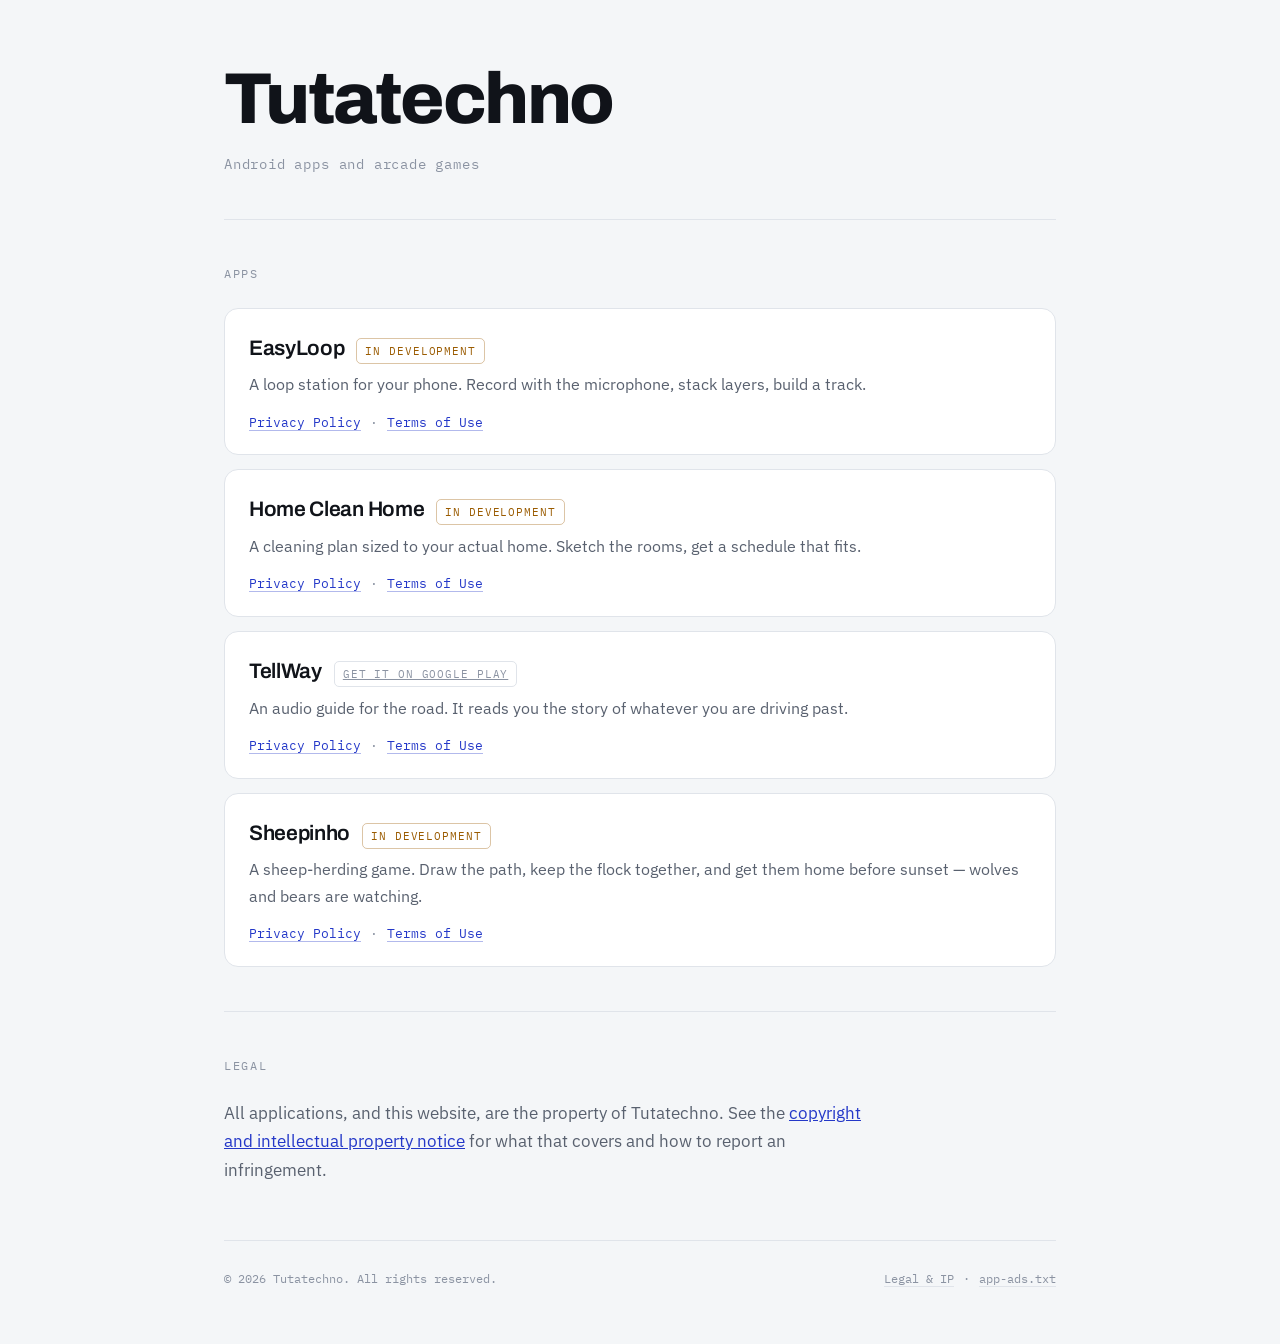
<file: index.html>
<!DOCTYPE html>
<html lang="en">
<head>
<meta charset="utf-8">
<meta name="viewport" content="width=device-width, initial-scale=1">
<title>Tutatechno</title>
<meta name="description" content="Tutatechno — Android apps and arcade games.">
<link rel="preconnect" href="https://fonts.googleapis.com">
<link rel="preconnect" href="https://fonts.gstatic.com" crossorigin>
<link href="https://fonts.googleapis.com/css2?family=Archivo:wght@600;800&family=IBM+Plex+Mono:wght@400;500&family=IBM+Plex+Sans:wght@400;500&display=swap" rel="stylesheet">
<link rel="stylesheet" href="/style.css">
</head>
<body>
<div class="wrap">

<header class="masthead">
  <h1>Tutatechno</h1>
  <p class="tagline">Android apps and arcade games</p>
</header>

<section class="band">
  <p class="band-label">Apps</p>
  <ul class="apps">
    <li class="app">
      <div class="app-top">
        <span class="app-name">EasyLoop</span>
        <span class="status dev">In development</span>
      </div>
      <p class="app-desc">A loop station for your phone. Record with the microphone, stack layers, build a track.</p>
      <p class="app-links"><a href="/privacy/easyloop.html">Privacy Policy</a><span class="sep">·</span><a href="/terms/easyloop.html">Terms of Use</a></p>
    </li>
    <li class="app">
      <div class="app-top">
        <span class="app-name">Home Clean Home</span>
        <span class="status dev">In development</span>
      </div>
      <p class="app-desc">A cleaning plan sized to your actual home. Sketch the rooms, get a schedule that fits.</p>
      <p class="app-links"><a href="/privacy/home-clean-home.html">Privacy Policy</a><span class="sep">·</span><a href="/terms/home-clean-home.html">Terms of Use</a></p>
    </li>
    <li class="app">
      <div class="app-top">
        <span class="app-name">TellWay</span>
        <a class="status" href="https://play.google.com/store/apps/details?id=com.tutatechno.tellway" target="_blank" rel="noopener">Get it on Google Play</a>
      </div>
      <p class="app-desc">An audio guide for the road. It reads you the story of whatever you are driving past.</p>
      <p class="app-links"><a href="/privacy/tellway.html">Privacy Policy</a><span class="sep">·</span><a href="/terms/tellway.html">Terms of Use</a></p>
    </li>
    <li class="app">
      <div class="app-top">
        <span class="app-name">Sheepinho</span>
        <span class="status dev">In development</span>
      </div>
      <p class="app-desc">A sheep-herding game. Draw the path, keep the flock together, and get them home before sunset &mdash; wolves and bears are watching.</p>
      <p class="app-links"><a href="/privacy/sheepinho.html">Privacy Policy</a><span class="sep">·</span><a href="/terms/sheepinho.html">Terms of Use</a></p>
    </li>
  </ul>
</section>

<section class="band">
  <p class="band-label">Legal</p>
  <p class="legal-lead">All applications, and this website, are the property of Tutatechno.
  See the <a href="/legal.html">copyright and intellectual property notice</a> for what that covers
  and how to report an infringement.</p>
</section>

<footer>
  <span>&copy; 2026 Tutatechno. All rights reserved.</span>
  <span><a href="/legal.html">Legal &amp; IP</a><span class="sep">·</span><a href="/app-ads.txt">app-ads.txt</a></span>
</footer>

</div>
</body>
</html>
</file>
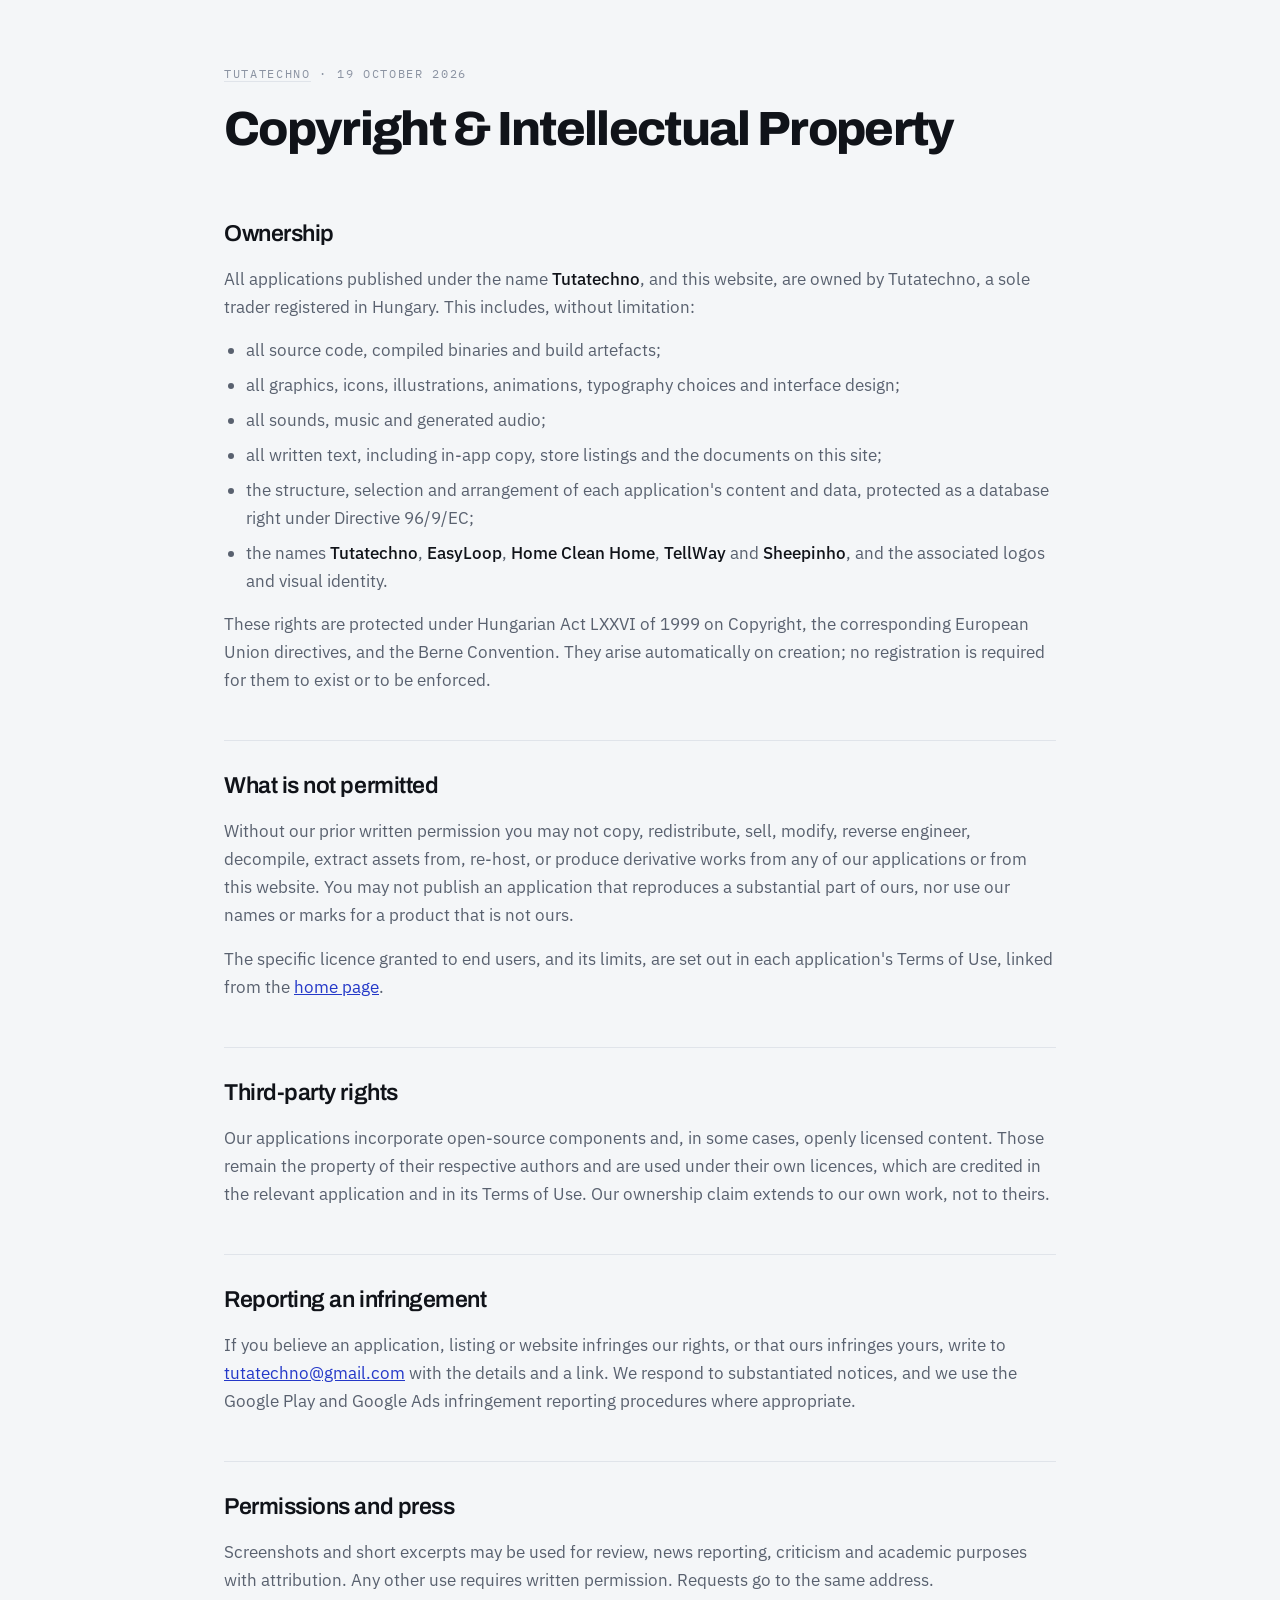
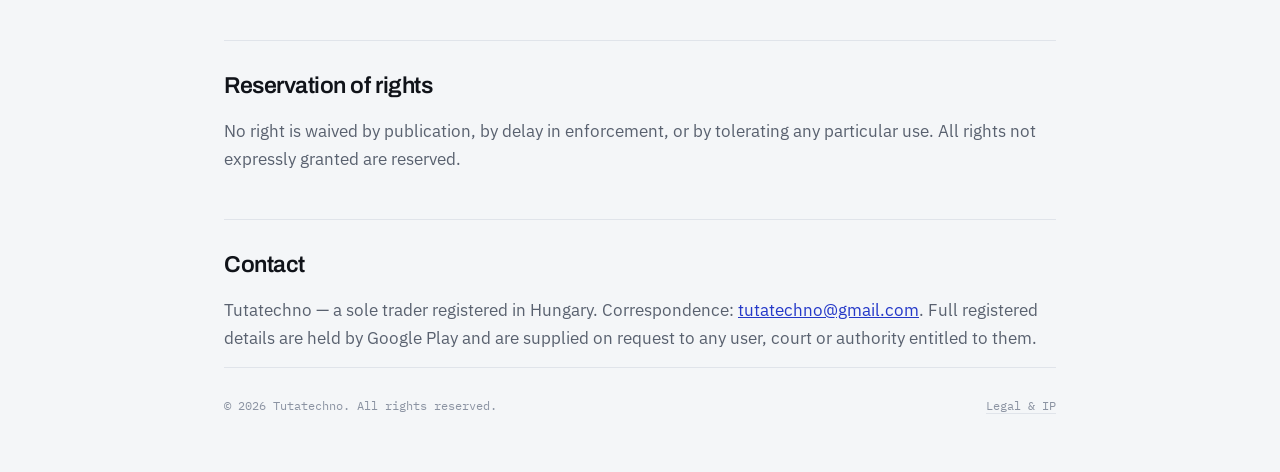
<file: legal.html>
<!DOCTYPE html>
<html lang="en">
<head>
<meta charset="utf-8">
<meta name="viewport" content="width=device-width, initial-scale=1">
<title>Tutatechno — Copyright & Intellectual Property</title>
<meta name="description" content="Copyright and intellectual property notice for Tutatechno applications and website.">
<link rel="preconnect" href="https://fonts.googleapis.com">
<link rel="preconnect" href="https://fonts.gstatic.com" crossorigin>
<link href="https://fonts.googleapis.com/css2?family=Archivo:wght@600;800&family=IBM+Plex+Mono:wght@400;500&family=IBM+Plex+Sans:wght@400;500&display=swap" rel="stylesheet">
<link rel="stylesheet" href="/style.css">
</head>
<body>
<div class="wrap">
<header class="masthead doc">
  <p class="eyebrow"><a href="/">Tutatechno</a> · 19 October 2026</p>
  <h1>Copyright &amp; Intellectual Property</h1>
</header>
<main class="doc-body">
<h2>Ownership</h2>
<p>All applications published under the name <strong>Tutatechno</strong>, and this website, are owned
by Tutatechno, a sole trader registered in Hungary. This includes, without limitation:</p>
<ul>
  <li>all source code, compiled binaries and build artefacts;</li>
  <li>all graphics, icons, illustrations, animations, typography choices and interface design;</li>
  <li>all sounds, music and generated audio;</li>
  <li>all written text, including in-app copy, store listings and the documents on this site;</li>
  <li>the structure, selection and arrangement of each application's content and data, protected as a database right under Directive 96/9/EC;</li>
  <li>the names <strong>Tutatechno</strong>, <strong>EasyLoop</strong>, <strong>Home Clean Home</strong>, <strong>TellWay</strong> and <strong>Sheepinho</strong>, and the associated logos and visual identity.</li>
</ul>
<p>These rights are protected under Hungarian Act LXXVI of 1999 on Copyright, the corresponding European
Union directives, and the Berne Convention. They arise automatically on creation; no registration is
required for them to exist or to be enforced.</p>

<h2>What is not permitted</h2>
<p>Without our prior written permission you may not copy, redistribute, sell, modify, reverse engineer,
decompile, extract assets from, re-host, or produce derivative works from any of our applications or from
this website. You may not publish an application that reproduces a substantial part of ours, nor use our
names or marks for a product that is not ours.</p>
<p>The specific licence granted to end users, and its limits, are set out in each application's Terms of
Use, linked from the <a href="/">home page</a>.</p>

<h2>Third-party rights</h2>
<p>Our applications incorporate open-source components and, in some cases, openly licensed content. Those
remain the property of their respective authors and are used under their own licences, which are credited
in the relevant application and in its Terms of Use. Our ownership claim extends to our own work, not to
theirs.</p>

<h2>Reporting an infringement</h2>
<p>If you believe an application, listing or website infringes our rights, or that ours infringes yours,
write to <a href="mailto:tutatechno@gmail.com">tutatechno@gmail.com</a> with the details and a link. We respond to substantiated
notices, and we use the Google Play and Google Ads infringement reporting procedures where appropriate.</p>

<h2>Permissions and press</h2>
<p>Screenshots and short excerpts may be used for review, news reporting, criticism and academic purposes
with attribution. Any other use requires written permission. Requests go to the same address.</p>

<h2>Reservation of rights</h2>
<p>No right is waived by publication, by delay in enforcement, or by tolerating any particular use. All
rights not expressly granted are reserved.</p>

<h2>Contact</h2>
<p>Tutatechno &mdash; a sole trader registered in Hungary. Correspondence:
<a href="mailto:tutatechno@gmail.com">tutatechno@gmail.com</a>. Full registered details are held by Google Play and are supplied on
request to any user, court or authority entitled to them.</p>
</main>
<footer>
  <span>&copy; 2026 Tutatechno. All rights reserved.</span>
  <span><a href="/legal.html">Legal &amp; IP</a></span>
</footer>
</div>
</body>
</html>
</file>
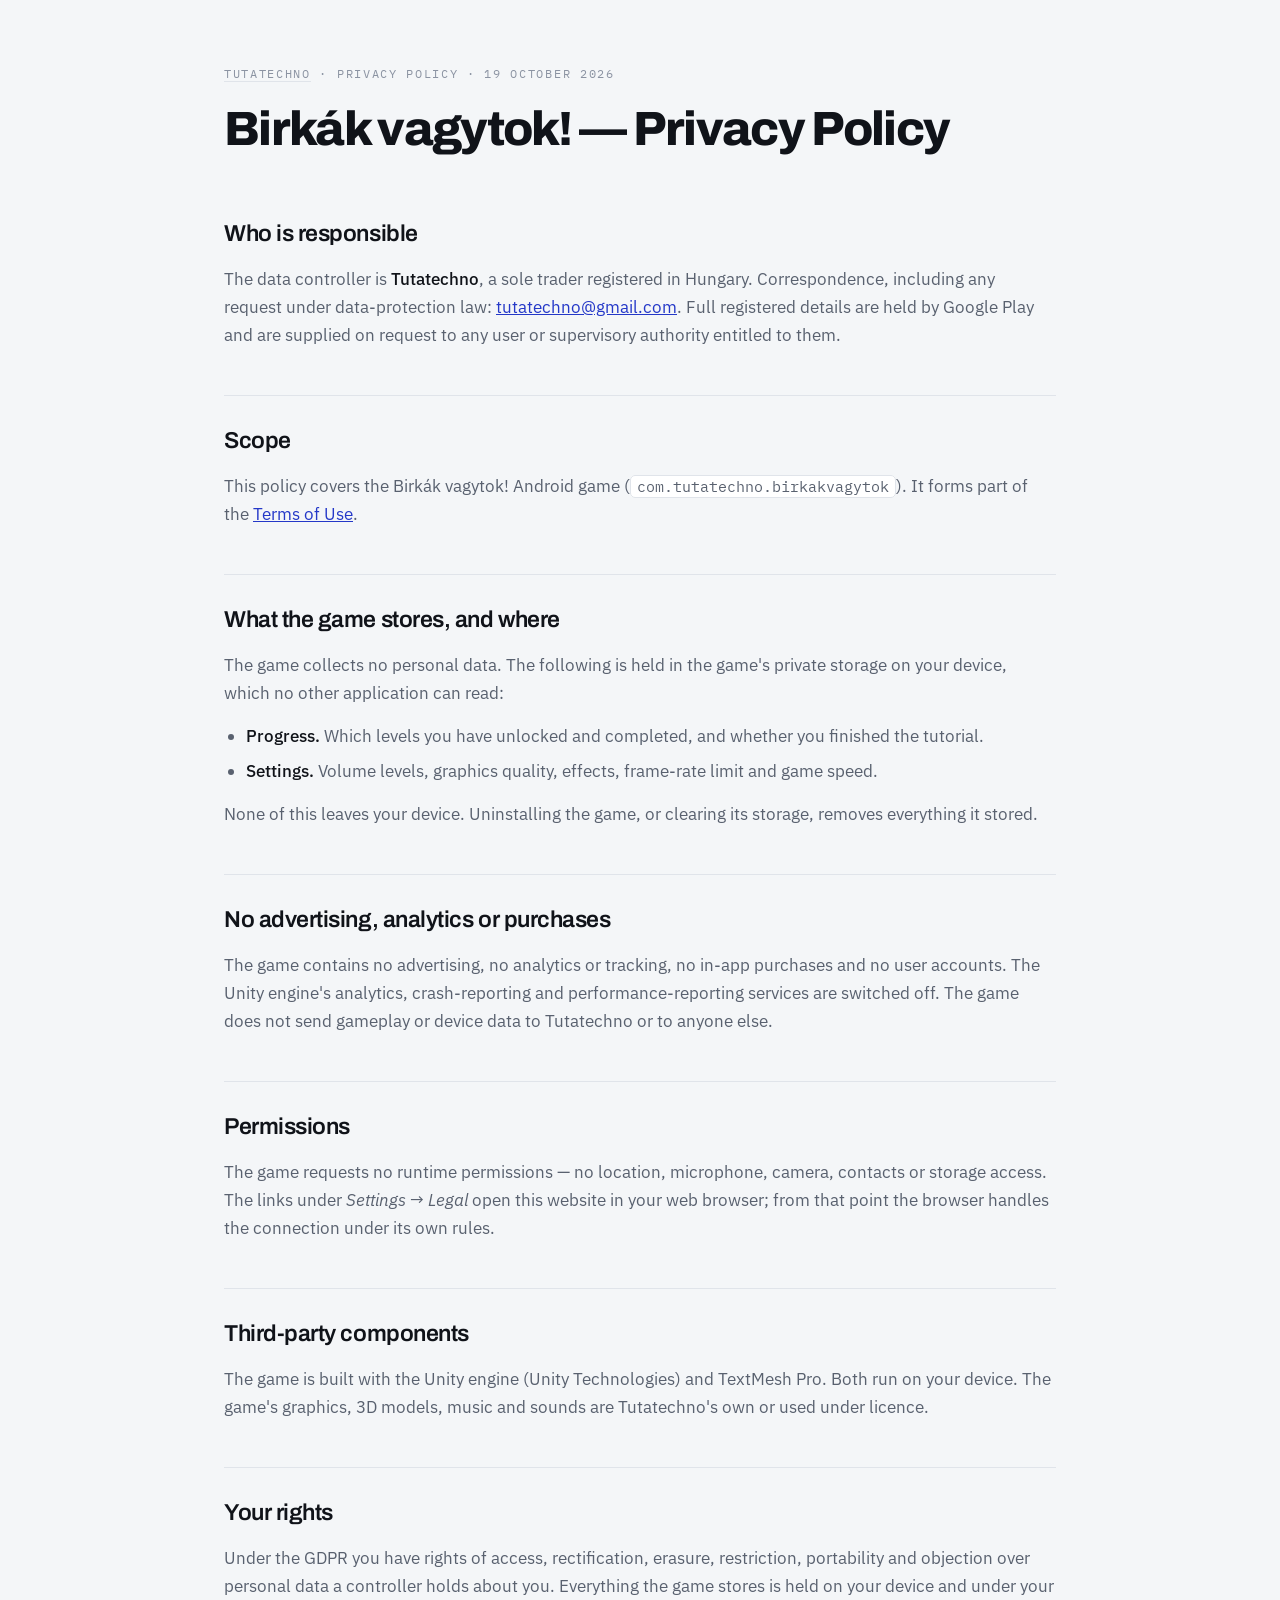
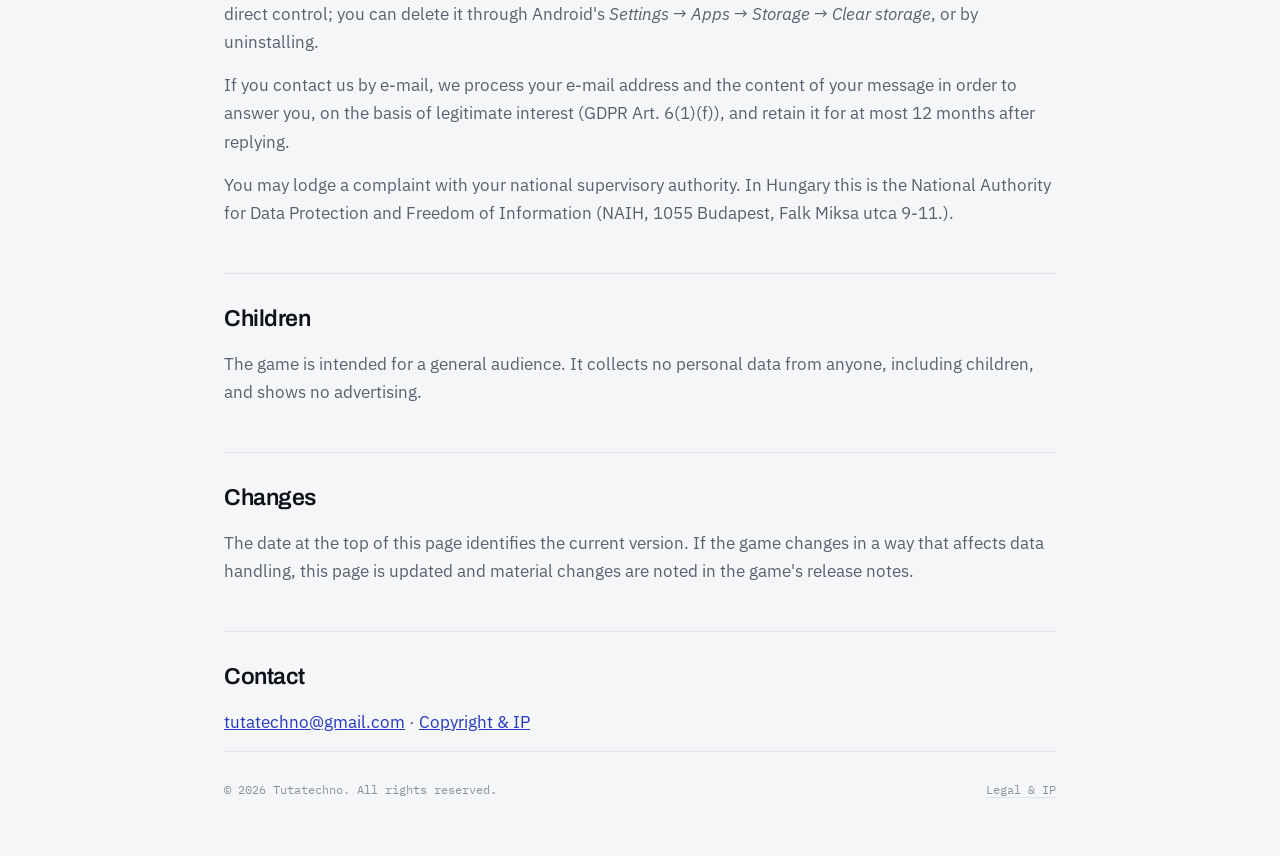
<file: privacy/birkak-vagytok.html>
<!DOCTYPE html>
<html lang="en">
<head>
<meta charset="utf-8">
<meta name="viewport" content="width=device-width, initial-scale=1">
<title>Birkák vagytok! — Privacy Policy</title>
<meta name="description" content="Privacy policy for the Birkák vagytok! Android game.">
<link rel="preconnect" href="https://fonts.googleapis.com">
<link rel="preconnect" href="https://fonts.gstatic.com" crossorigin>
<link href="https://fonts.googleapis.com/css2?family=Archivo:wght@600;800&family=IBM+Plex+Mono:wght@400;500&family=IBM+Plex+Sans:wght@400;500&display=swap" rel="stylesheet">
<link rel="stylesheet" href="/style.css">
</head>
<body>
<div class="wrap">
<header class="masthead doc">
  <p class="eyebrow"><a href="/">Tutatechno</a> · Privacy Policy · 19 October 2026</p>
  <h1>Birkák vagytok! — Privacy Policy</h1>
</header>
<main class="doc-body">
<h2>Who is responsible</h2>
<p>The data controller is <strong>Tutatechno</strong>, a sole trader registered in Hungary.
Correspondence, including any request under data-protection law:
<a href="mailto:tutatechno@gmail.com">tutatechno@gmail.com</a>. Full registered details are held by Google Play and are supplied on
request to any user or supervisory authority entitled to them.</p>
<h2>Scope</h2>
<p>This policy covers the Birkák vagytok! Android game (<code>com.tutatechno.birkakvagytok</code>). It forms part of the
<a href="/terms/birkak-vagytok.html">Terms of Use</a>.</p>

<h2>What the game stores, and where</h2>
<p>The game collects no personal data. The following is held in the game's private storage on your device,
which no other application can read:</p>
<ul>
  <li><strong>Progress.</strong> Which levels you have unlocked and completed, and whether you finished the tutorial.</li>
  <li><strong>Settings.</strong> Volume levels, graphics quality, effects, frame-rate limit and game speed.</li>
</ul>
<p>None of this leaves your device. Uninstalling the game, or clearing its storage, removes everything it stored.</p>

<h2>No advertising, analytics or purchases</h2>
<p>The game contains no advertising, no analytics or tracking, no in-app purchases and no user accounts.
The Unity engine's analytics, crash-reporting and performance-reporting services are switched off. The game
does not send gameplay or device data to Tutatechno or to anyone else.</p>

<h2>Permissions</h2>
<p>The game requests no runtime permissions &mdash; no location, microphone, camera, contacts or storage access.
The links under <em>Settings &rarr; Legal</em> open this website in your web browser; from that point the
browser handles the connection under its own rules.</p>

<h2>Third-party components</h2>
<p>The game is built with the Unity engine (Unity Technologies) and TextMesh Pro. Both run on your device.
The game's graphics, 3D models, music and sounds are Tutatechno's own or used under licence.</p>
<h2>Your rights</h2>
<p>Under the GDPR you have rights of access, rectification, erasure, restriction, portability and
objection over personal data a controller holds about you. Everything the game stores is held on your
device and under your direct control; you can delete it through Android's
<em>Settings &rarr; Apps &rarr; Storage &rarr; Clear storage</em>, or by uninstalling.</p>
<p>If you contact us by e-mail, we process your e-mail address and the content of your message in order
to answer you, on the basis of legitimate interest (GDPR Art. 6(1)(f)), and retain it for at most
12 months after replying.</p>
<p>You may lodge a complaint with your national supervisory authority. In Hungary this is the National
Authority for Data Protection and Freedom of Information (NAIH, 1055 Budapest, Falk Miksa utca 9-11.).</p>

<h2>Children</h2>
<p>The game is intended for a general audience. It collects no personal data from anyone, including
children, and shows no advertising.</p>

<h2>Changes</h2>
<p>The date at the top of this page identifies the current version. If the game changes in a way that
affects data handling, this page is updated and material changes are noted in the game's release notes.</p>

<h2>Contact</h2>
<p><a href="mailto:tutatechno@gmail.com">tutatechno@gmail.com</a> &middot; <a href="/legal.html">Copyright &amp; IP</a></p>
</main>
<footer>
  <span>&copy; 2026 Tutatechno. All rights reserved.</span>
  <span><a href="/legal.html">Legal &amp; IP</a></span>
</footer>
</div>
</body>
</html>
</file>
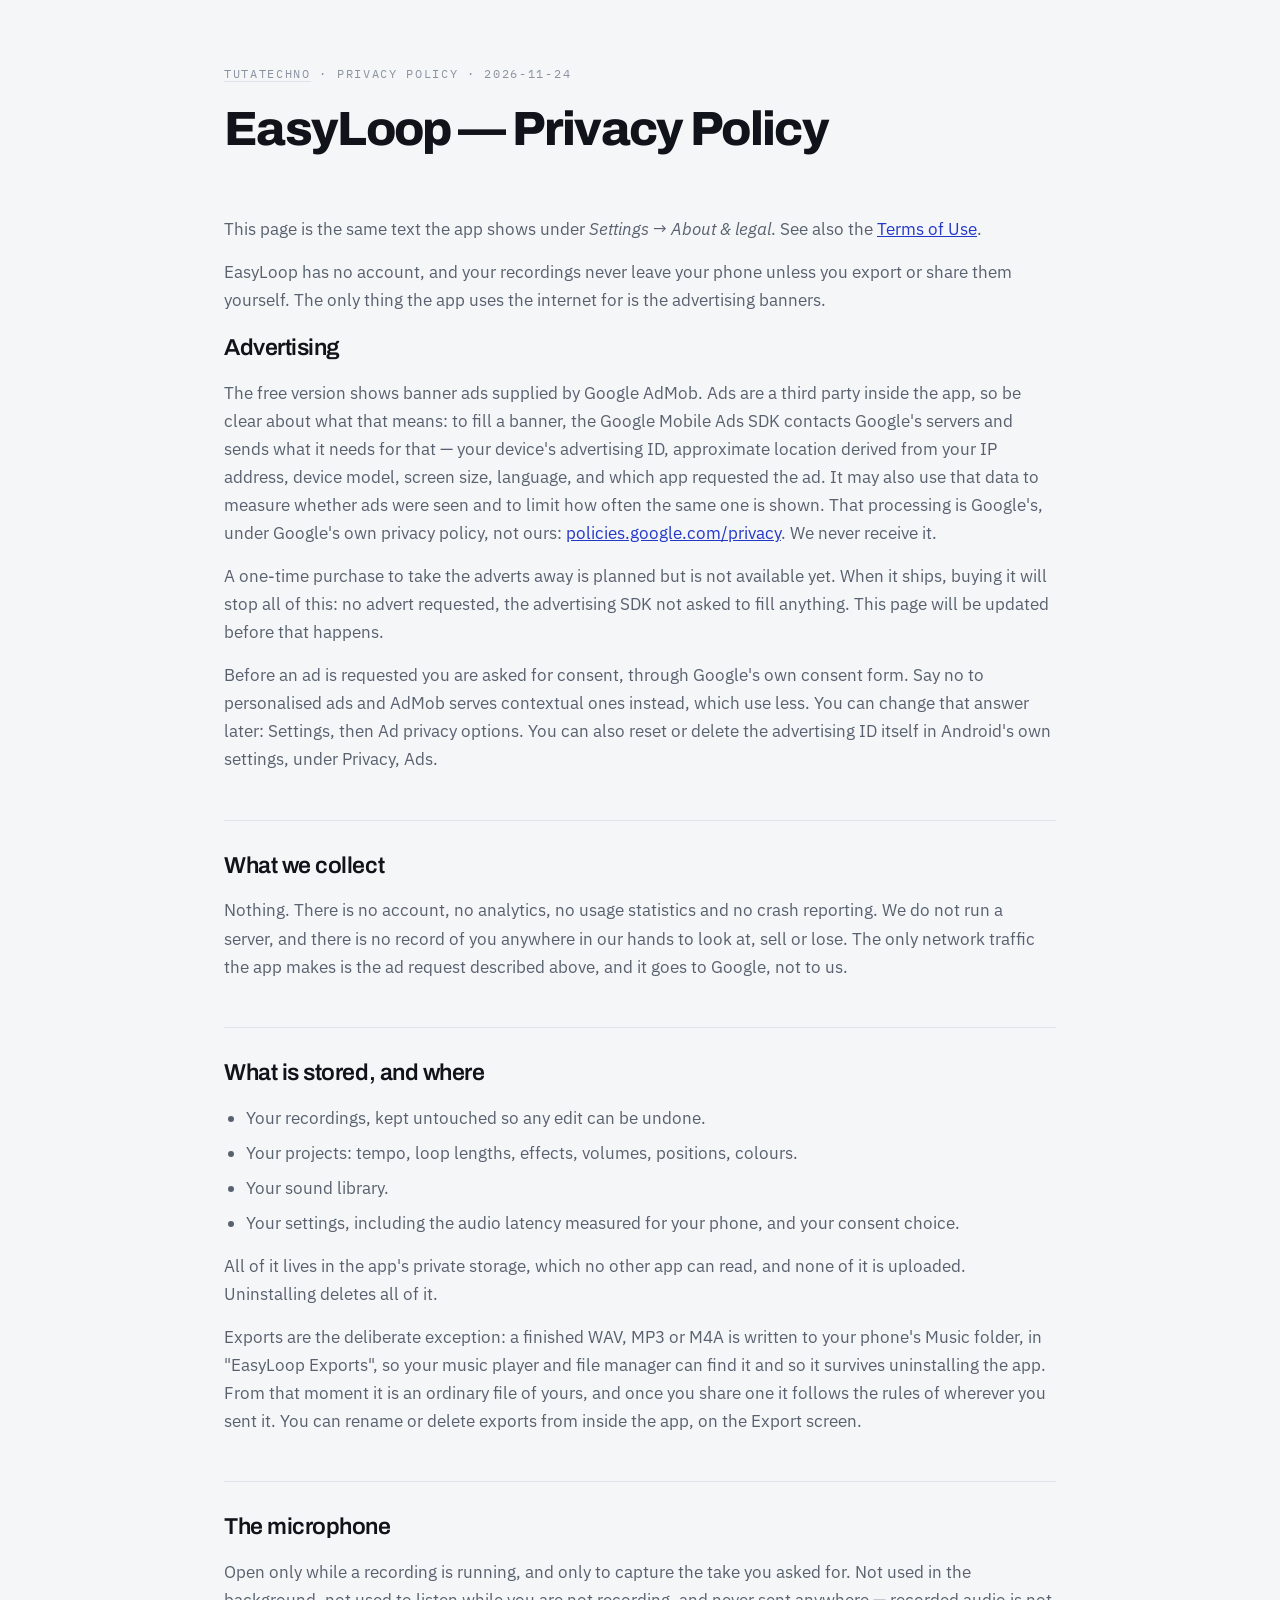
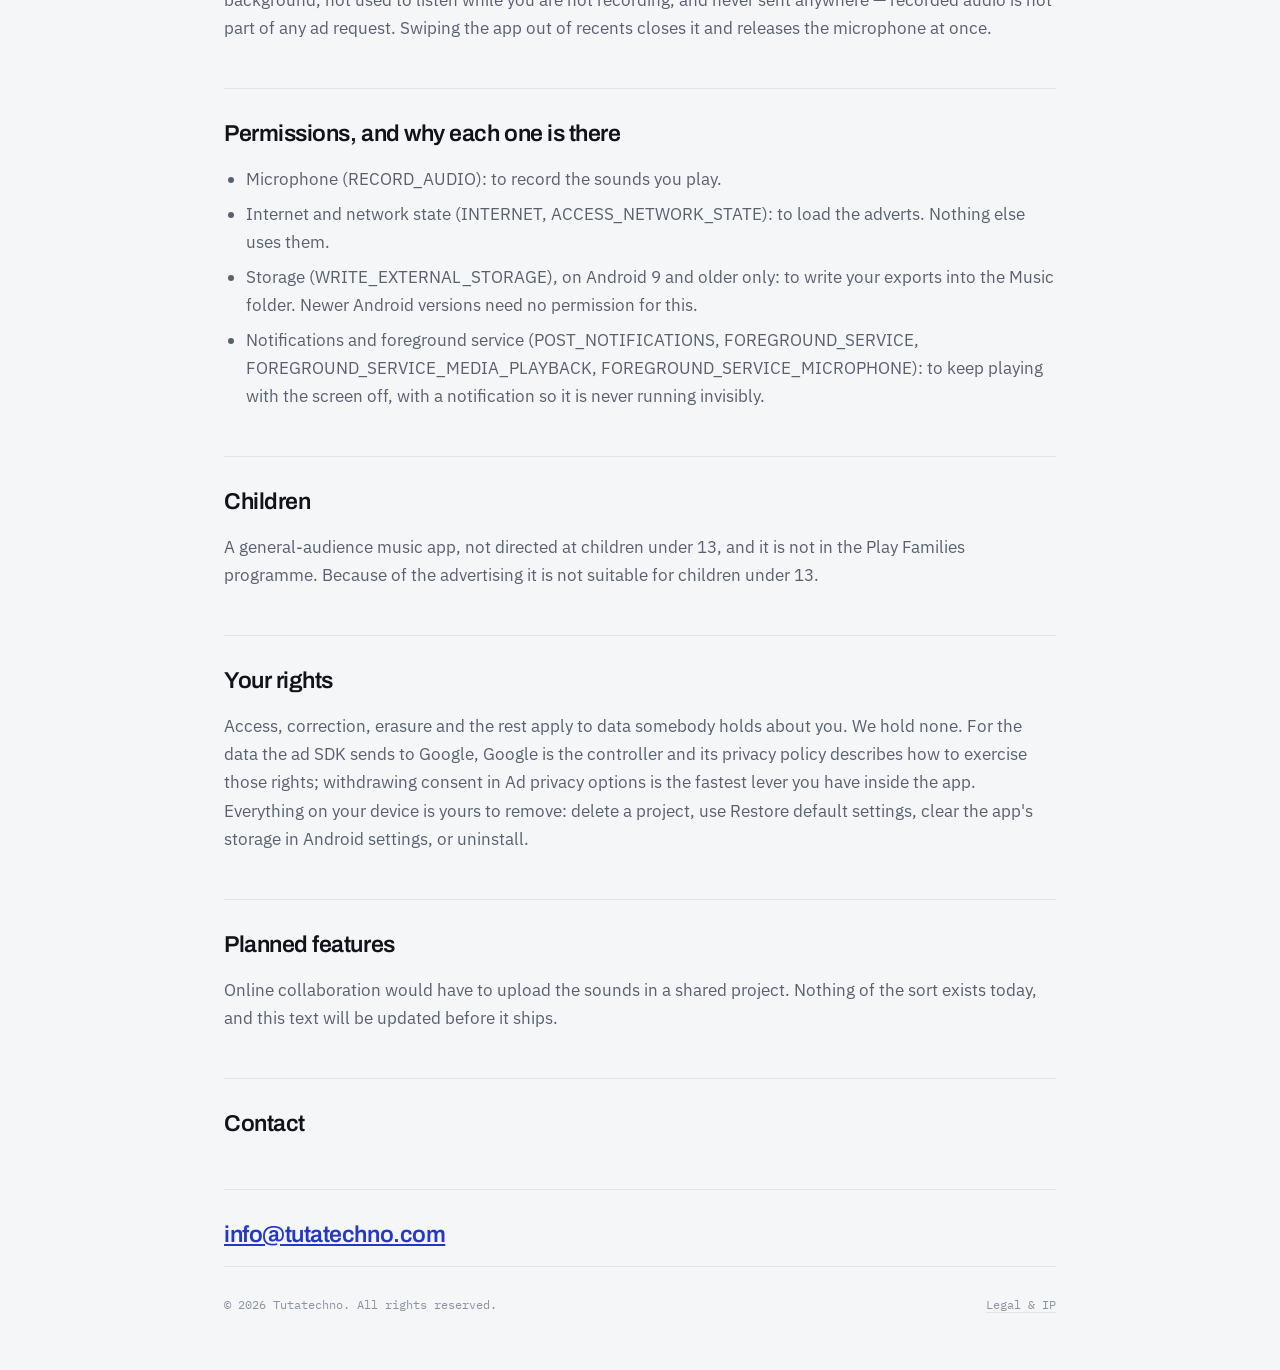
<file: privacy/easyloop.html>
<!DOCTYPE html>
<html lang="en">
<head>
<meta charset="utf-8">
<meta name="viewport" content="width=device-width, initial-scale=1">
<title>EasyLoop &mdash; Privacy Policy</title>
<meta name="description" content="Privacy policy for the EasyLoop Android app.">
<link rel="preconnect" href="https://fonts.googleapis.com">
<link rel="preconnect" href="https://fonts.gstatic.com" crossorigin>
<link href="https://fonts.googleapis.com/css2?family=Archivo:wght@600;800&amp;family=IBM+Plex+Mono:wght@400;500&amp;family=IBM+Plex+Sans:wght@400;500&amp;display=swap" rel="stylesheet">
<link rel="stylesheet" href="/style.css">
</head>
<body>
<div class="wrap">
<header class="masthead doc">
  <p class="eyebrow"><a href="/">Tutatechno</a> &middot; Privacy Policy &middot; 2026-11-24</p>
  <h1>EasyLoop &mdash; Privacy Policy</h1>
</header>
<main class="doc-body">
<p>This page is the same text the app shows under <em>Settings &rarr; About &amp; legal</em>.
See also the <a href="/terms/easyloop.html">Terms of Use</a>.</p>
<p>EasyLoop has no account, and your recordings never leave your phone unless you export or share them yourself. The only thing the app uses the internet for is the advertising banners.</p>
<h2>Advertising</h2>
<p>The free version shows banner ads supplied by Google AdMob. Ads are a third party inside the app, so be clear about what that means: to fill a banner, the Google Mobile Ads SDK contacts Google&#x27;s servers and sends what it needs for that — your device&#x27;s advertising ID, approximate location derived from your IP address, device model, screen size, language, and which app requested the ad. It may also use that data to measure whether ads were seen and to limit how often the same one is shown. That processing is Google&#x27;s, under Google&#x27;s own privacy policy, not ours: <a href="https://policies.google.com/privacy">policies.google.com/privacy</a>. We never receive it.</p>
<p>A one-time purchase to take the adverts away is planned but is not available yet. When it ships, buying it will stop all of this: no advert requested, the advertising SDK not asked to fill anything. This page will be updated before that happens.</p>
<p>Before an ad is requested you are asked for consent, through Google&#x27;s own consent form. Say no to personalised ads and AdMob serves contextual ones instead, which use less. You can change that answer later: Settings, then Ad privacy options. You can also reset or delete the advertising ID itself in Android&#x27;s own settings, under Privacy, Ads.</p>
<h2>What we collect</h2>
<p>Nothing. There is no account, no analytics, no usage statistics and no crash reporting. We do not run a server, and there is no record of you anywhere in our hands to look at, sell or lose. The only network traffic the app makes is the ad request described above, and it goes to Google, not to us.</p>
<h2>What is stored, and where</h2>
<ul><li>Your recordings, kept untouched so any edit can be undone.</li><li>Your projects: tempo, loop lengths, effects, volumes, positions, colours.</li><li>Your sound library.</li><li>Your settings, including the audio latency measured for your phone, and your consent choice.</li></ul>
<p>All of it lives in the app&#x27;s private storage, which no other app can read, and none of it is uploaded. Uninstalling deletes all of it.</p>
<p>Exports are the deliberate exception: a finished WAV, MP3 or M4A is written to your phone&#x27;s Music folder, in &quot;EasyLoop Exports&quot;, so your music player and file manager can find it and so it survives uninstalling the app. From that moment it is an ordinary file of yours, and once you share one it follows the rules of wherever you sent it. You can rename or delete exports from inside the app, on the Export screen.</p>
<h2>The microphone</h2>
<p>Open only while a recording is running, and only to capture the take you asked for. Not used in the background, not used to listen while you are not recording, and never sent anywhere — recorded audio is not part of any ad request. Swiping the app out of recents closes it and releases the microphone at once.</p>
<h2>Permissions, and why each one is there</h2>
<ul><li>Microphone (RECORD_AUDIO): to record the sounds you play.</li><li>Internet and network state (INTERNET, ACCESS_NETWORK_STATE): to load the adverts. Nothing else uses them.</li><li>Storage (WRITE_EXTERNAL_STORAGE), on Android 9 and older only: to write your exports into the Music folder. Newer Android versions need no permission for this.</li><li>Notifications and foreground service (POST_NOTIFICATIONS, FOREGROUND_SERVICE, FOREGROUND_SERVICE_MEDIA_PLAYBACK, FOREGROUND_SERVICE_MICROPHONE): to keep playing with the screen off, with a notification so it is never running invisibly.</li></ul>
<h2>Children</h2>
<p>A general-audience music app, not directed at children under 13, and it is not in the Play Families programme. Because of the advertising it is not suitable for children under 13.</p>
<h2>Your rights</h2>
<p>Access, correction, erasure and the rest apply to data somebody holds about you. We hold none. For the data the ad SDK sends to Google, Google is the controller and its privacy policy describes how to exercise those rights; withdrawing consent in Ad privacy options is the fastest lever you have inside the app. Everything on your device is yours to remove: delete a project, use Restore default settings, clear the app&#x27;s storage in Android settings, or uninstall.</p>
<h2>Planned features</h2>
<p>Online collaboration would have to upload the sounds in a shared project. Nothing of the sort exists today, and this text will be updated before it ships.</p>
<h2>Contact</h2>
<h2><a href="mailto:info@tutatechno.com">info@tutatechno.com</a></h2>
</main>
<footer>
  <span>&copy; 2026 Tutatechno. All rights reserved.</span>
  <span><a href="/legal.html">Legal &amp; IP</a></span>
</footer>
</div>
</body>
</html>
</file>
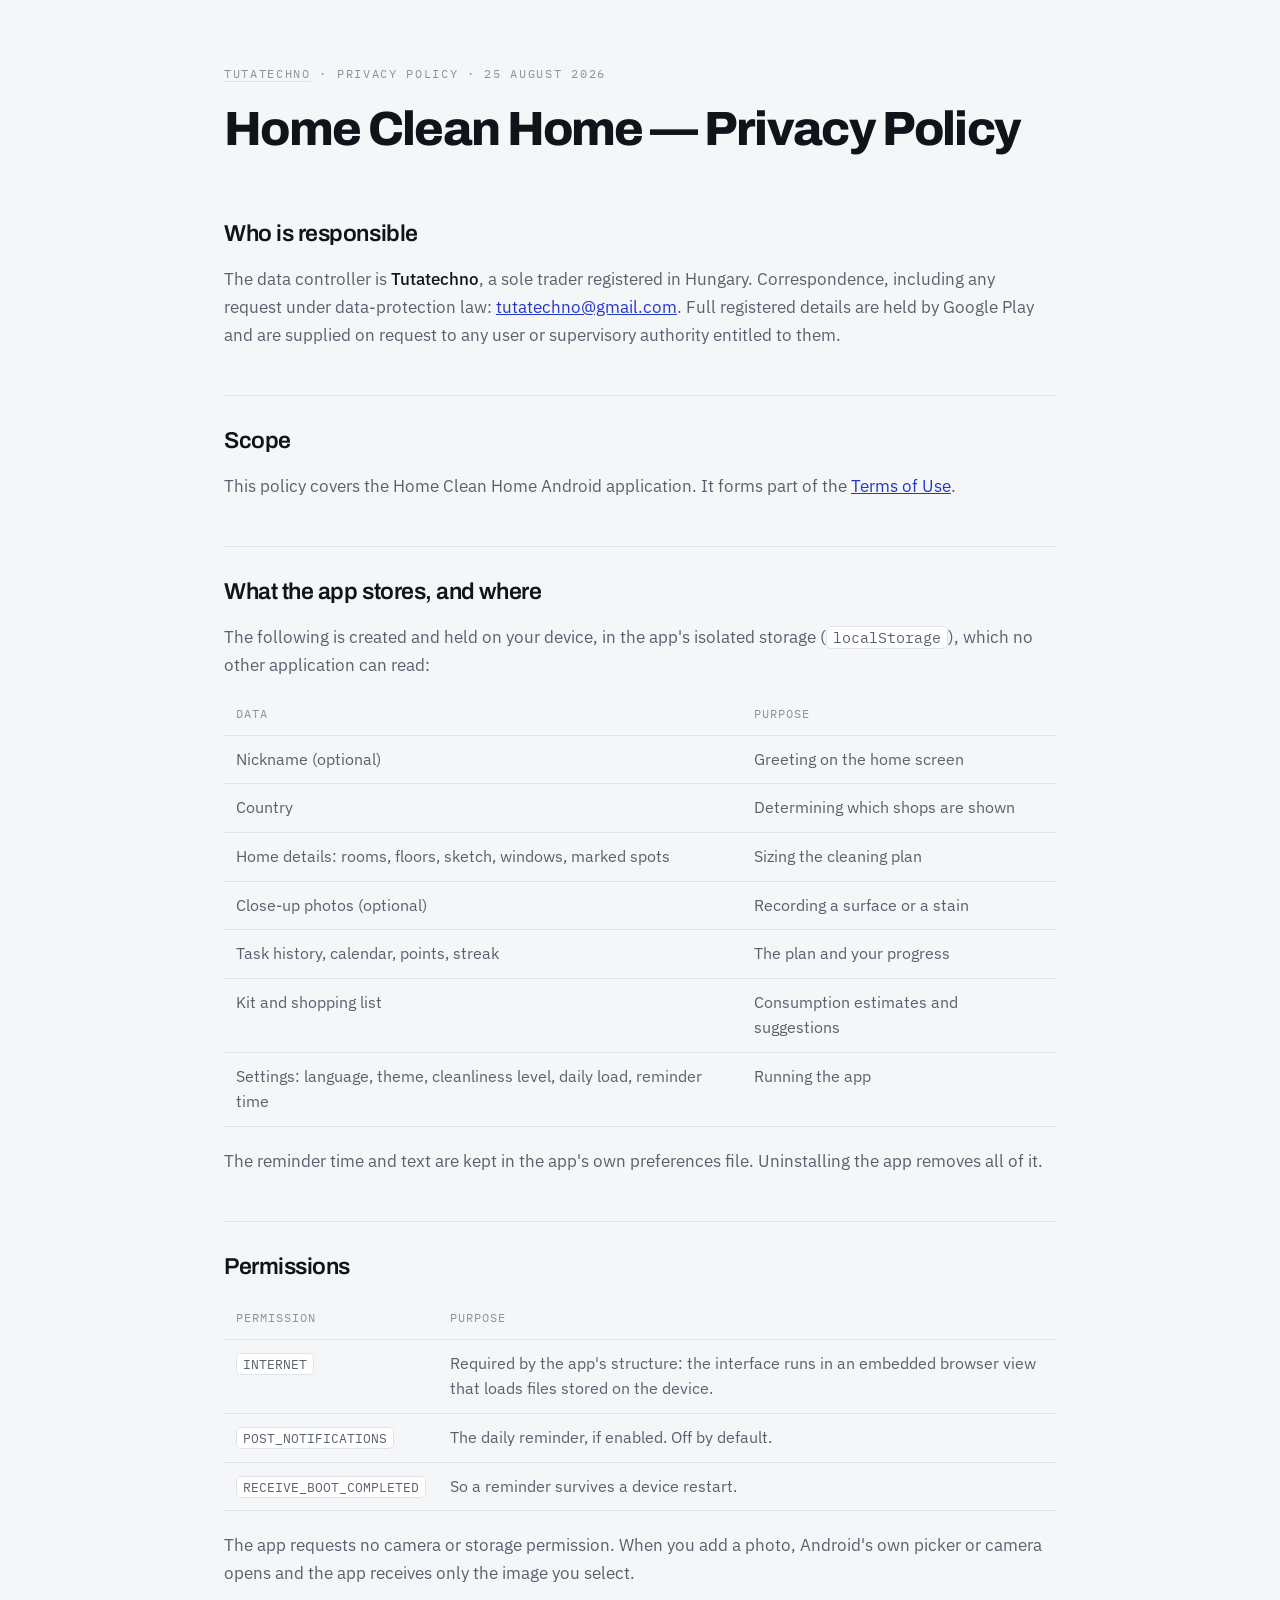
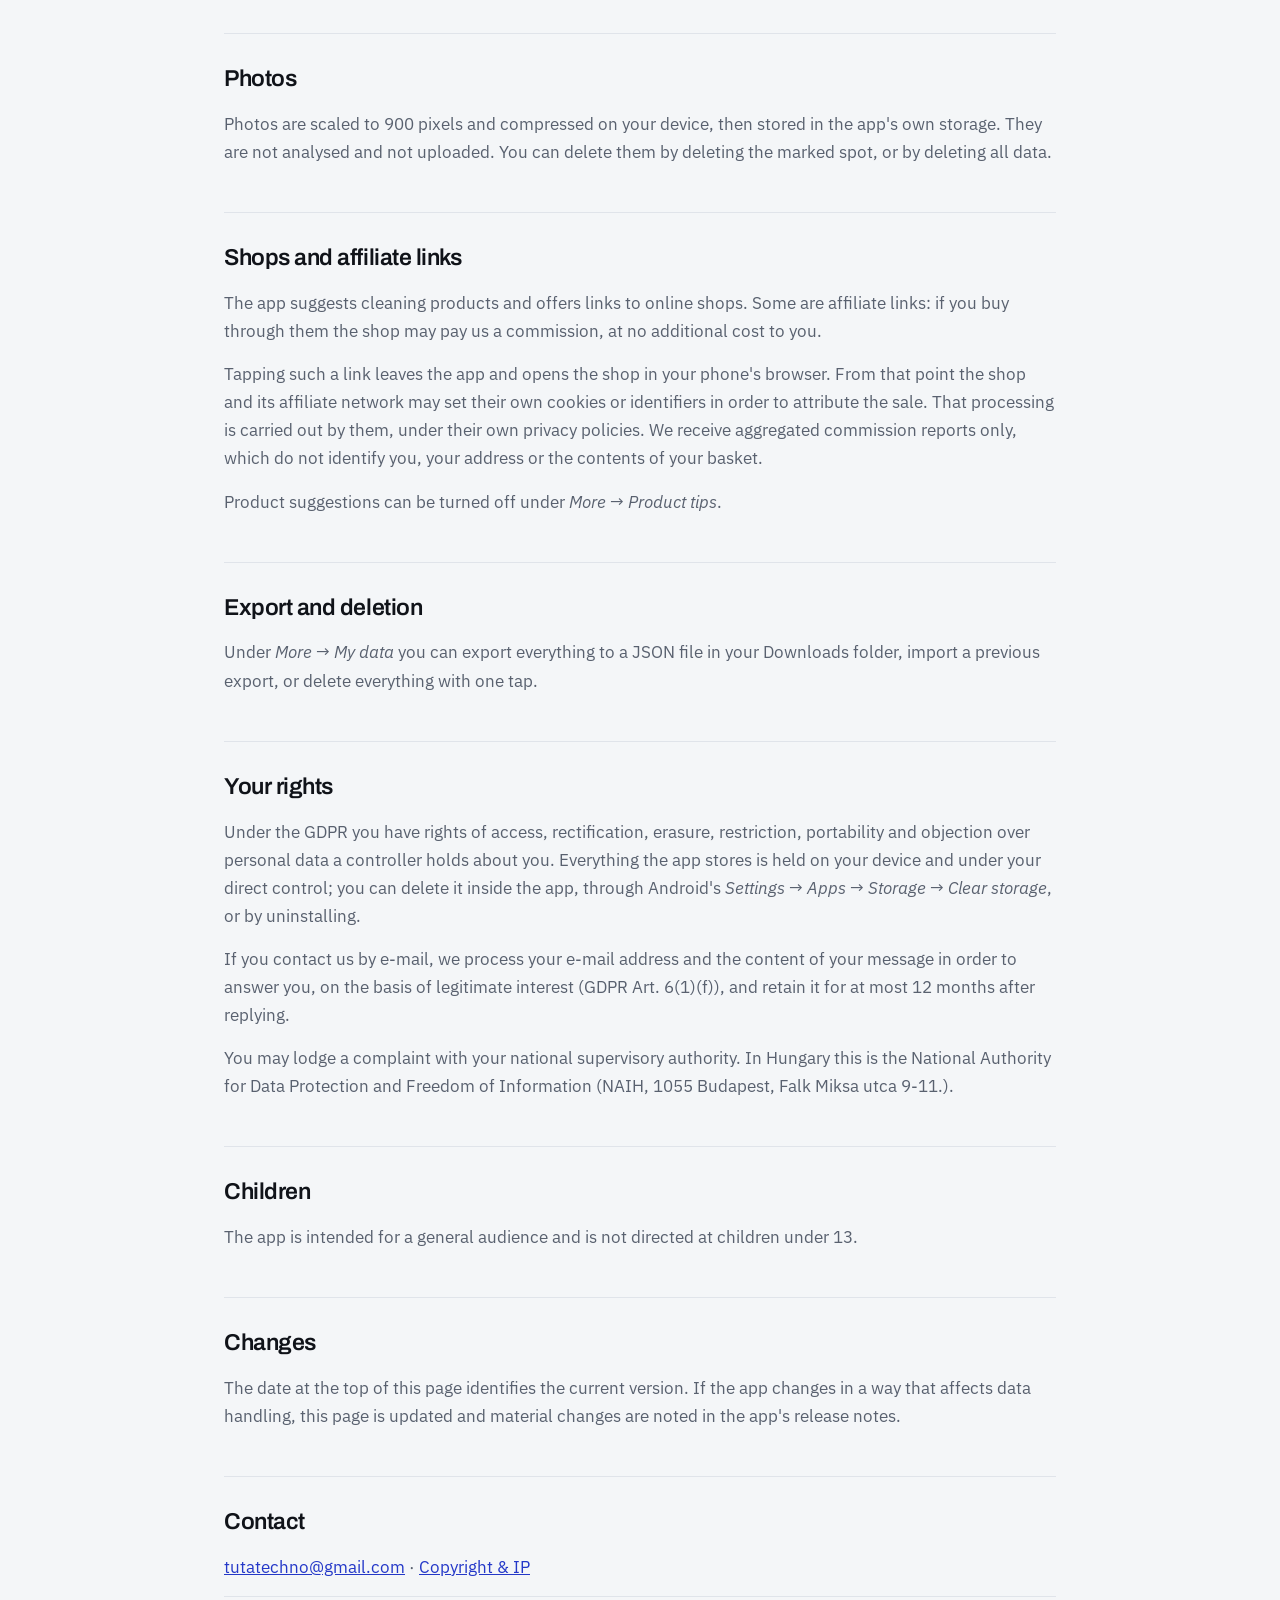
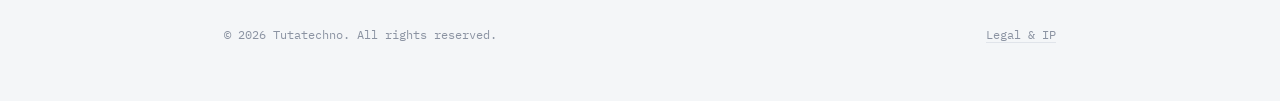
<file: privacy/home-clean-home.html>
<!DOCTYPE html>
<html lang="en">
<head>
<meta charset="utf-8">
<meta name="viewport" content="width=device-width, initial-scale=1">
<title>Home Clean Home — Privacy Policy</title>
<meta name="description" content="Privacy policy for the Home Clean Home Android app.">
<link rel="preconnect" href="https://fonts.googleapis.com">
<link rel="preconnect" href="https://fonts.gstatic.com" crossorigin>
<link href="https://fonts.googleapis.com/css2?family=Archivo:wght@600;800&family=IBM+Plex+Mono:wght@400;500&family=IBM+Plex+Sans:wght@400;500&display=swap" rel="stylesheet">
<link rel="stylesheet" href="/style.css">
</head>
<body>
<div class="wrap">
<header class="masthead doc">
  <p class="eyebrow"><a href="/">Tutatechno</a> · Privacy Policy · 25 August 2026</p>
  <h1>Home Clean Home — Privacy Policy</h1>
</header>
<main class="doc-body">
<h2>Who is responsible</h2>
<p>The data controller is <strong>Tutatechno</strong>, a sole trader registered in Hungary.
Correspondence, including any request under data-protection law:
<a href="mailto:tutatechno@gmail.com">tutatechno@gmail.com</a>. Full registered details are held by Google Play and are supplied on
request to any user or supervisory authority entitled to them.</p>
<h2>Scope</h2>
<p>This policy covers the Home Clean Home Android application. It forms part of the
<a href="/terms/home-clean-home.html">Terms of Use</a>.</p>

<h2>What the app stores, and where</h2>
<p>The following is created and held on your device, in the app's isolated storage
(<code>localStorage</code>), which no other application can read:</p>
<table>
  <tr><th>Data</th><th>Purpose</th></tr>
  <tr><td>Nickname (optional)</td><td>Greeting on the home screen</td></tr>
  <tr><td>Country</td><td>Determining which shops are shown</td></tr>
  <tr><td>Home details: rooms, floors, sketch, windows, marked spots</td><td>Sizing the cleaning plan</td></tr>
  <tr><td>Close-up photos (optional)</td><td>Recording a surface or a stain</td></tr>
  <tr><td>Task history, calendar, points, streak</td><td>The plan and your progress</td></tr>
  <tr><td>Kit and shopping list</td><td>Consumption estimates and suggestions</td></tr>
  <tr><td>Settings: language, theme, cleanliness level, daily load, reminder time</td><td>Running the app</td></tr>
</table>
<p>The reminder time and text are kept in the app's own preferences file. Uninstalling the app removes
all of it.</p>

<h2>Permissions</h2>
<table>
  <tr><th>Permission</th><th>Purpose</th></tr>
  <tr><td><code>INTERNET</code></td><td>Required by the app's structure: the interface runs in an embedded browser view that loads files stored on the device.</td></tr>
  <tr><td><code>POST_NOTIFICATIONS</code></td><td>The daily reminder, if enabled. Off by default.</td></tr>
  <tr><td><code>RECEIVE_BOOT_COMPLETED</code></td><td>So a reminder survives a device restart.</td></tr>
</table>
<p>The app requests no camera or storage permission. When you add a photo, Android's own picker or
camera opens and the app receives only the image you select.</p>

<h2>Photos</h2>
<p>Photos are scaled to 900 pixels and compressed on your device, then stored in the app's own storage.
They are not analysed and not uploaded. You can delete them by deleting the marked spot, or by deleting
all data.</p>

<h2>Shops and affiliate links</h2>
<p>The app suggests cleaning products and offers links to online shops. Some are affiliate links: if you
buy through them the shop may pay us a commission, at no additional cost to you.</p>
<p>Tapping such a link leaves the app and opens the shop in your phone's browser. From that point the
shop and its affiliate network may set their own cookies or identifiers in order to attribute the sale.
That processing is carried out by them, under their own privacy policies. We receive aggregated
commission reports only, which do not identify you, your address or the contents of your basket.</p>
<p>Product suggestions can be turned off under <em>More &rarr; Product tips</em>.</p>

<h2>Export and deletion</h2>
<p>Under <em>More &rarr; My data</em> you can export everything to a JSON file in your Downloads folder,
import a previous export, or delete everything with one tap.</p>
<h2>Your rights</h2>
<p>Under the GDPR you have rights of access, rectification, erasure, restriction, portability and
objection over personal data a controller holds about you. Everything the app stores is held on your
device and under your direct control; you can delete it inside the app, through Android's
<em>Settings &rarr; Apps &rarr; Storage &rarr; Clear storage</em>, or by uninstalling.</p>
<p>If you contact us by e-mail, we process your e-mail address and the content of your message in order
to answer you, on the basis of legitimate interest (GDPR Art. 6(1)(f)), and retain it for at most
12 months after replying.</p>
<p>You may lodge a complaint with your national supervisory authority. In Hungary this is the National
Authority for Data Protection and Freedom of Information (NAIH, 1055 Budapest, Falk Miksa utca 9-11.).</p>

<h2>Children</h2>
<p>The app is intended for a general audience and is not directed at children under 13.</p>

<h2>Changes</h2>
<p>The date at the top of this page identifies the current version. If the app changes in a way that
affects data handling, this page is updated and material changes are noted in the app's release notes.</p>

<h2>Contact</h2>
<p><a href="mailto:tutatechno@gmail.com">tutatechno@gmail.com</a> &middot; <a href="/legal.html">Copyright &amp; IP</a></p>
</main>
<footer>
  <span>&copy; 2026 Tutatechno. All rights reserved.</span>
  <span><a href="/legal.html">Legal &amp; IP</a></span>
</footer>
</div>
</body>
</html>
</file>
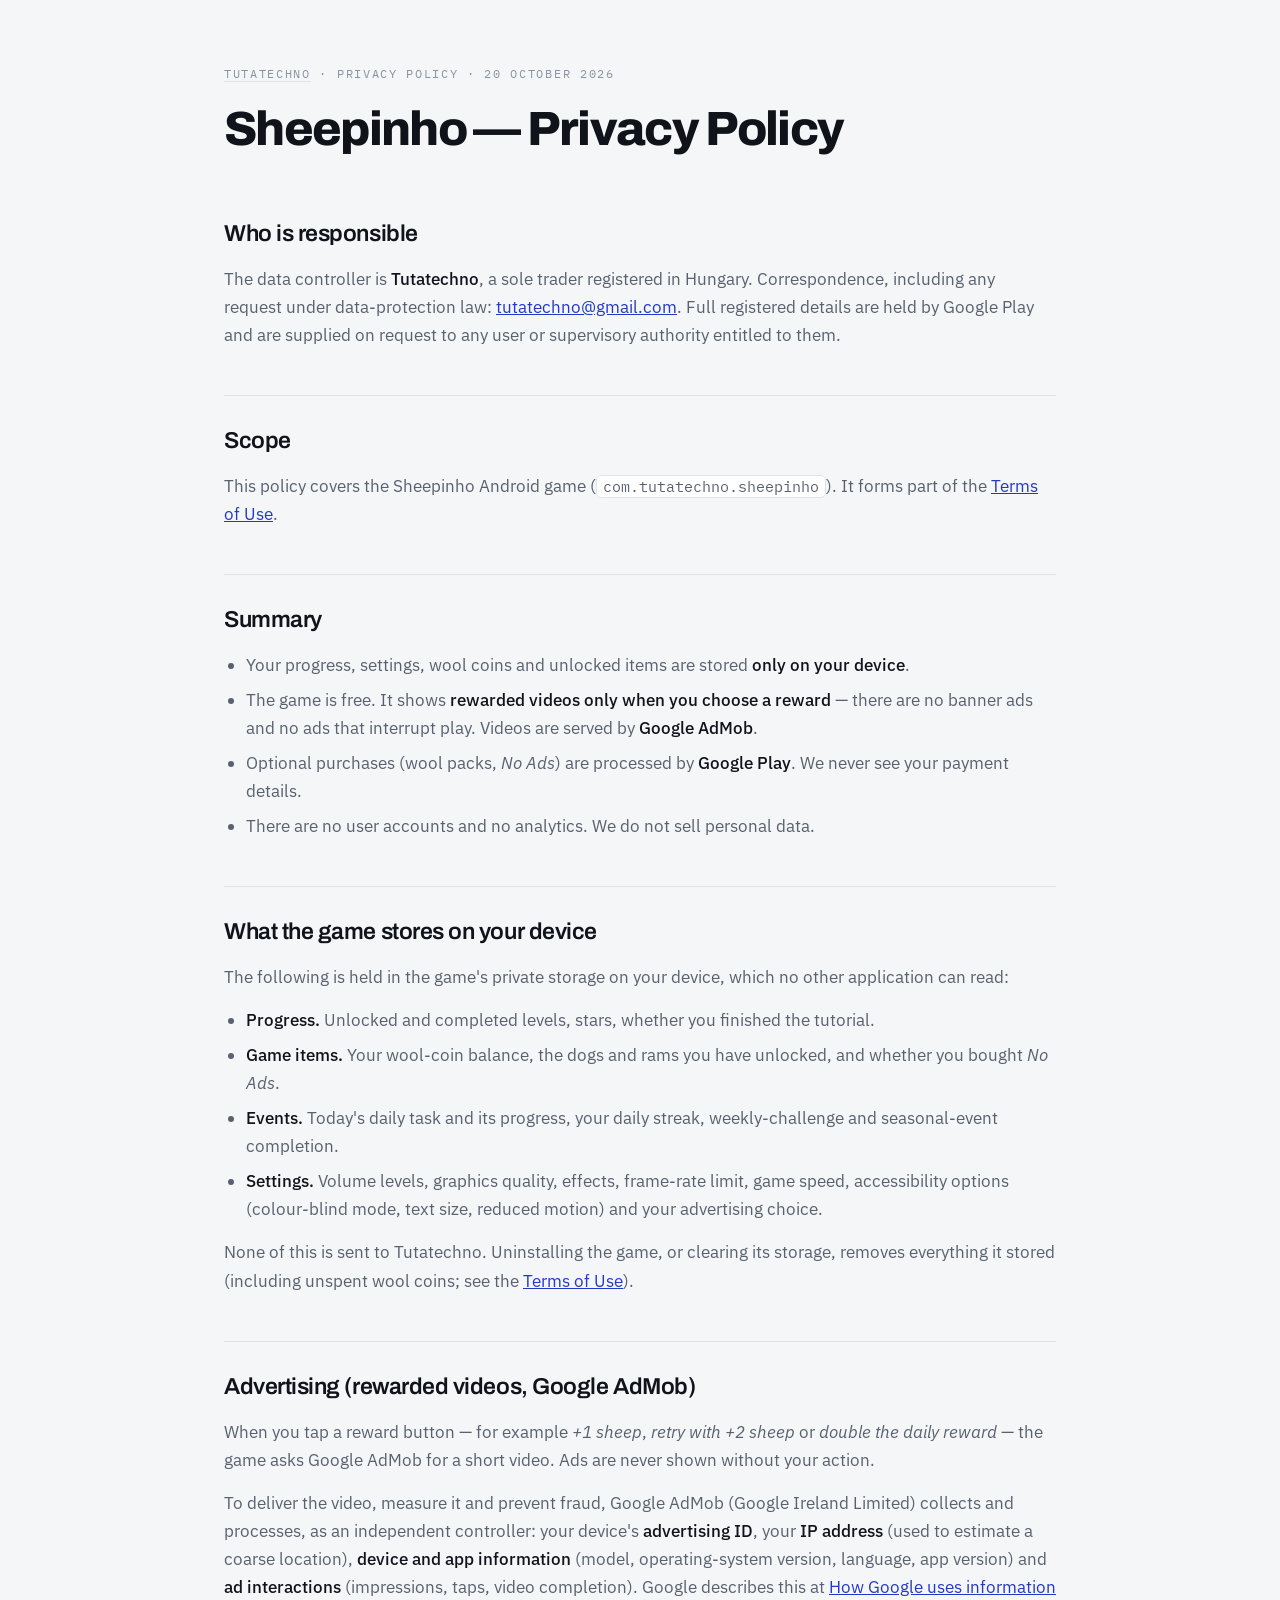
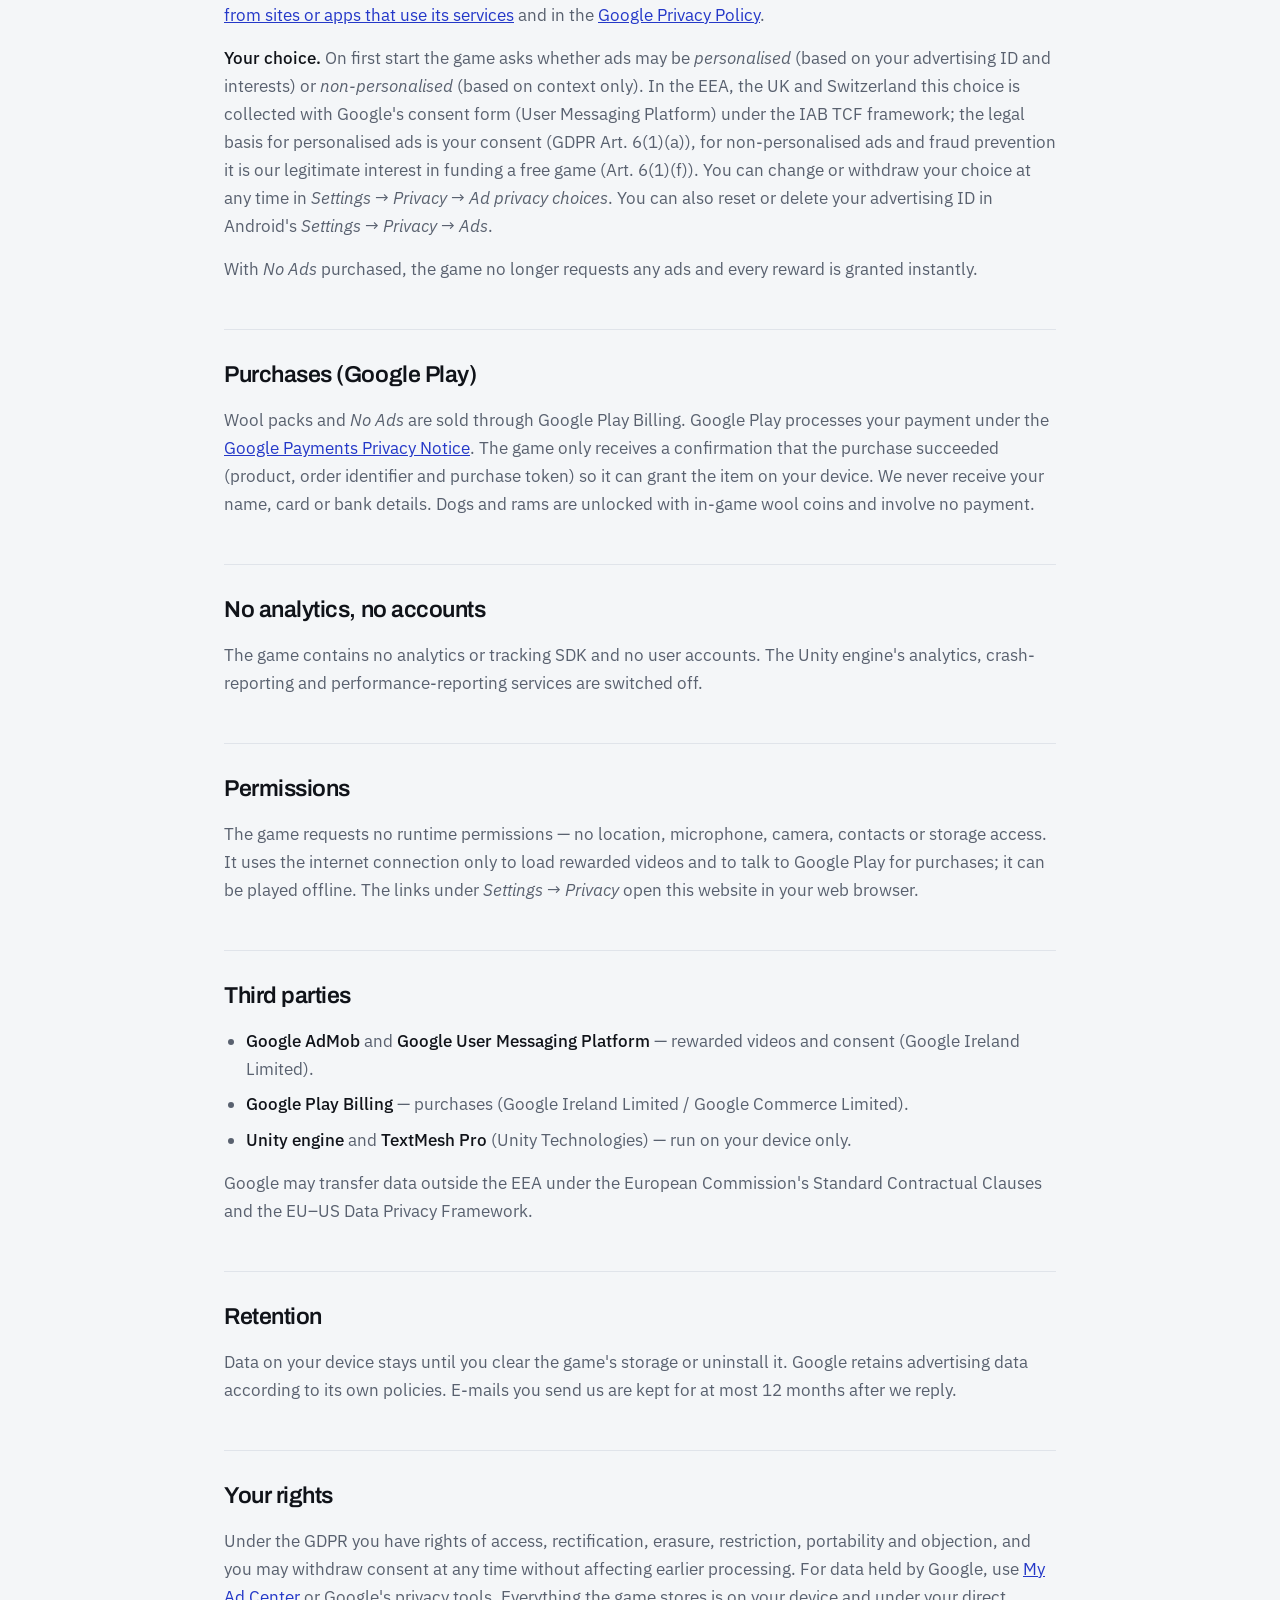
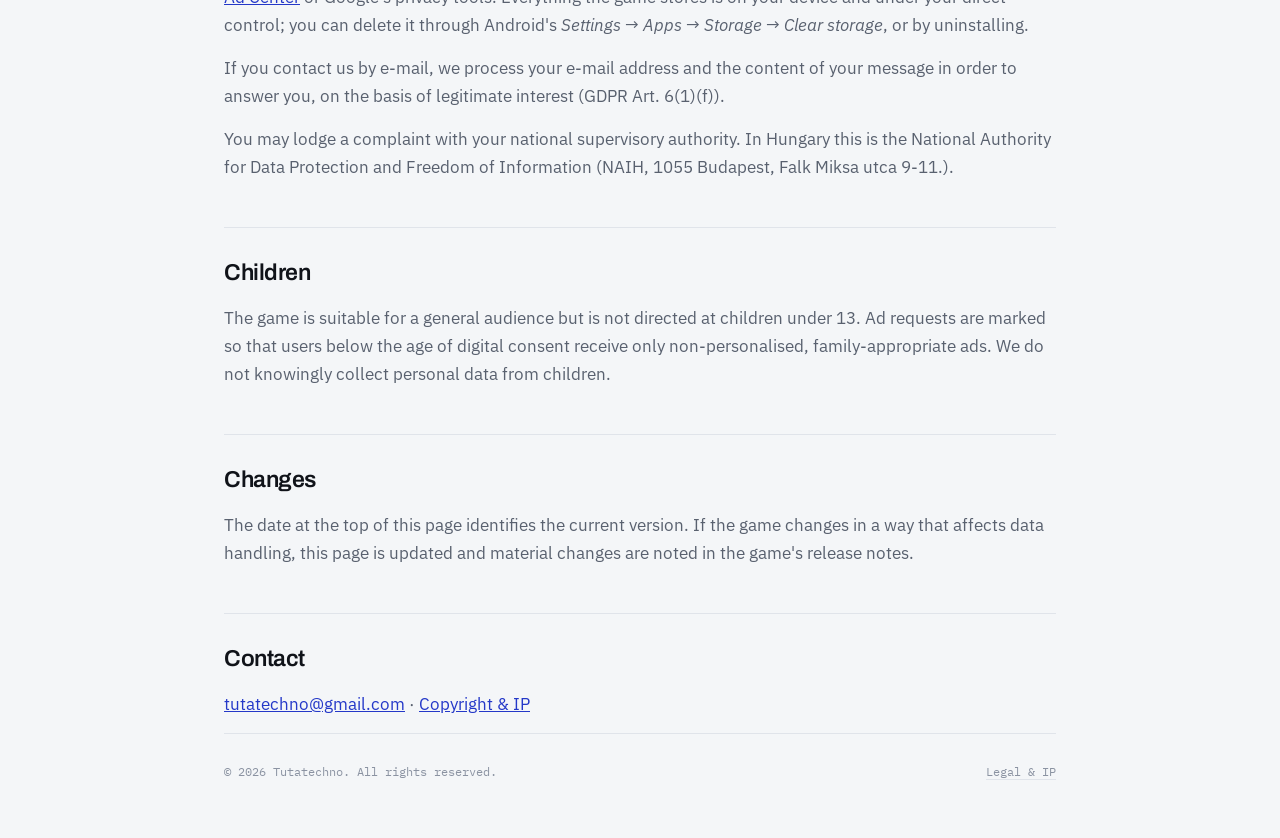
<file: privacy/sheepinho.html>
<!DOCTYPE html>
<html lang="en">
<head>
<meta charset="utf-8">
<meta name="viewport" content="width=device-width, initial-scale=1">
<title>Sheepinho — Privacy Policy</title>
<meta name="description" content="Privacy policy for the Sheepinho Android game.">
<link rel="preconnect" href="https://fonts.googleapis.com">
<link rel="preconnect" href="https://fonts.gstatic.com" crossorigin>
<link href="https://fonts.googleapis.com/css2?family=Archivo:wght@600;800&family=IBM+Plex+Mono:wght@400;500&family=IBM+Plex+Sans:wght@400;500&display=swap" rel="stylesheet">
<link rel="stylesheet" href="/style.css">
</head>
<body>
<div class="wrap">
<header class="masthead doc">
  <p class="eyebrow"><a href="/">Tutatechno</a> · Privacy Policy · 20 October 2026</p>
  <h1>Sheepinho — Privacy Policy</h1>
</header>
<main class="doc-body">
<h2>Who is responsible</h2>
<p>The data controller is <strong>Tutatechno</strong>, a sole trader registered in Hungary.
Correspondence, including any request under data-protection law:
<a href="mailto:tutatechno@gmail.com">tutatechno@gmail.com</a>. Full registered details are held by Google Play and are supplied on
request to any user or supervisory authority entitled to them.</p>

<h2>Scope</h2>
<p>This policy covers the Sheepinho Android game (<code>com.tutatechno.sheepinho</code>). It forms part of the
<a href="/terms/sheepinho.html">Terms of Use</a>.</p>

<h2>Summary</h2>
<ul>
  <li>Your progress, settings, wool coins and unlocked items are stored <strong>only on your device</strong>.</li>
  <li>The game is free. It shows <strong>rewarded videos only when you choose a reward</strong> &mdash; there are no
      banner ads and no ads that interrupt play. Videos are served by <strong>Google AdMob</strong>.</li>
  <li>Optional purchases (wool packs, <em>No Ads</em>) are processed by <strong>Google Play</strong>. We never see your payment details.</li>
  <li>There are no user accounts and no analytics. We do not sell personal data.</li>
</ul>

<h2>What the game stores on your device</h2>
<p>The following is held in the game's private storage on your device, which no other application can read:</p>
<ul>
  <li><strong>Progress.</strong> Unlocked and completed levels, stars, whether you finished the tutorial.</li>
  <li><strong>Game items.</strong> Your wool-coin balance, the dogs and rams you have unlocked, and whether you bought <em>No Ads</em>.</li>
  <li><strong>Events.</strong> Today's daily task and its progress, your daily streak, weekly-challenge and seasonal-event completion.</li>
  <li><strong>Settings.</strong> Volume levels, graphics quality, effects, frame-rate limit, game speed, accessibility options
      (colour-blind mode, text size, reduced motion) and your advertising choice.</li>
</ul>
<p>None of this is sent to Tutatechno. Uninstalling the game, or clearing its storage, removes everything it stored
(including unspent wool coins; see the <a href="/terms/sheepinho.html">Terms of Use</a>).</p>

<h2>Advertising (rewarded videos, Google AdMob)</h2>
<p>When you tap a reward button &mdash; for example <em>+1 sheep</em>, <em>retry with +2 sheep</em> or <em>double the daily
reward</em> &mdash; the game asks Google AdMob for a short video. Ads are never shown without your action.</p>
<p>To deliver the video, measure it and prevent fraud, Google AdMob (Google Ireland Limited) collects and processes, as an
independent controller: your device's <strong>advertising ID</strong>, your <strong>IP address</strong> (used to estimate a coarse
location), <strong>device and app information</strong> (model, operating-system version, language, app version) and
<strong>ad interactions</strong> (impressions, taps, video completion). Google describes this at
<a href="https://policies.google.com/technologies/partner-sites">How Google uses information from sites or apps that use its services</a>
and in the <a href="https://policies.google.com/privacy">Google Privacy Policy</a>.</p>
<p><strong>Your choice.</strong> On first start the game asks whether ads may be <em>personalised</em> (based on your advertising ID and
interests) or <em>non-personalised</em> (based on context only). In the EEA, the UK and Switzerland this choice is collected with
Google's consent form (User Messaging Platform) under the IAB TCF framework; the legal basis for personalised ads is your consent
(GDPR Art. 6(1)(a)), for non-personalised ads and fraud prevention it is our legitimate interest in funding a free game (Art. 6(1)(f)).
You can change or withdraw your choice at any time in <em>Settings &rarr; Privacy &rarr; Ad privacy choices</em>. You can also reset or delete
your advertising ID in Android's <em>Settings &rarr; Privacy &rarr; Ads</em>.</p>
<p>With <em>No Ads</em> purchased, the game no longer requests any ads and every reward is granted instantly.</p>

<h2>Purchases (Google Play)</h2>
<p>Wool packs and <em>No Ads</em> are sold through Google Play Billing. Google Play processes your payment under the
<a href="https://payments.google.com/payments/apis-secure/u/0/get_legal_document?ldo=0&amp;ldt=privacynotice">Google Payments Privacy Notice</a>.
The game only receives a confirmation that the purchase succeeded (product, order identifier and purchase token) so it can grant the item
on your device. We never receive your name, card or bank details. Dogs and rams are unlocked with in-game wool coins and involve no payment.</p>

<h2>No analytics, no accounts</h2>
<p>The game contains no analytics or tracking SDK and no user accounts. The Unity engine's analytics, crash-reporting and
performance-reporting services are switched off.</p>

<h2>Permissions</h2>
<p>The game requests no runtime permissions &mdash; no location, microphone, camera, contacts or storage access. It uses the internet
connection only to load rewarded videos and to talk to Google Play for purchases; it can be played offline. The links under
<em>Settings &rarr; Privacy</em> open this website in your web browser.</p>

<h2>Third parties</h2>
<ul>
  <li><strong>Google AdMob</strong> and <strong>Google User Messaging Platform</strong> &mdash; rewarded videos and consent (Google Ireland Limited).</li>
  <li><strong>Google Play Billing</strong> &mdash; purchases (Google Ireland Limited / Google Commerce Limited).</li>
  <li><strong>Unity engine</strong> and <strong>TextMesh Pro</strong> (Unity Technologies) &mdash; run on your device only.</li>
</ul>
<p>Google may transfer data outside the EEA under the European Commission's Standard Contractual Clauses and the EU&ndash;US Data Privacy Framework.</p>

<h2>Retention</h2>
<p>Data on your device stays until you clear the game's storage or uninstall it. Google retains advertising data according to its own
policies. E-mails you send us are kept for at most 12 months after we reply.</p>

<h2>Your rights</h2>
<p>Under the GDPR you have rights of access, rectification, erasure, restriction, portability and objection, and you may withdraw consent at
any time without affecting earlier processing. For data held by Google, use <a href="https://myadcenter.google.com/">My Ad Center</a> or Google's
privacy tools. Everything the game stores is on your device and under your direct control; you can delete it through Android's
<em>Settings &rarr; Apps &rarr; Storage &rarr; Clear storage</em>, or by uninstalling.</p>
<p>If you contact us by e-mail, we process your e-mail address and the content of your message in order to answer you, on the basis of
legitimate interest (GDPR Art. 6(1)(f)).</p>
<p>You may lodge a complaint with your national supervisory authority. In Hungary this is the National Authority for Data Protection and
Freedom of Information (NAIH, 1055 Budapest, Falk Miksa utca 9-11.).</p>

<h2>Children</h2>
<p>The game is suitable for a general audience but is not directed at children under 13. Ad requests are marked so that users below the age
of digital consent receive only non-personalised, family-appropriate ads. We do not knowingly collect personal data from children.</p>

<h2>Changes</h2>
<p>The date at the top of this page identifies the current version. If the game changes in a way that affects data handling, this page is
updated and material changes are noted in the game's release notes.</p>

<h2>Contact</h2>
<p><a href="mailto:tutatechno@gmail.com">tutatechno@gmail.com</a> &middot; <a href="/legal.html">Copyright &amp; IP</a></p>
</main>
<footer>
  <span>&copy; 2026 Tutatechno. All rights reserved.</span>
  <span><a href="/legal.html">Legal &amp; IP</a></span>
</footer>
</div>
</body>
</html>
</file>
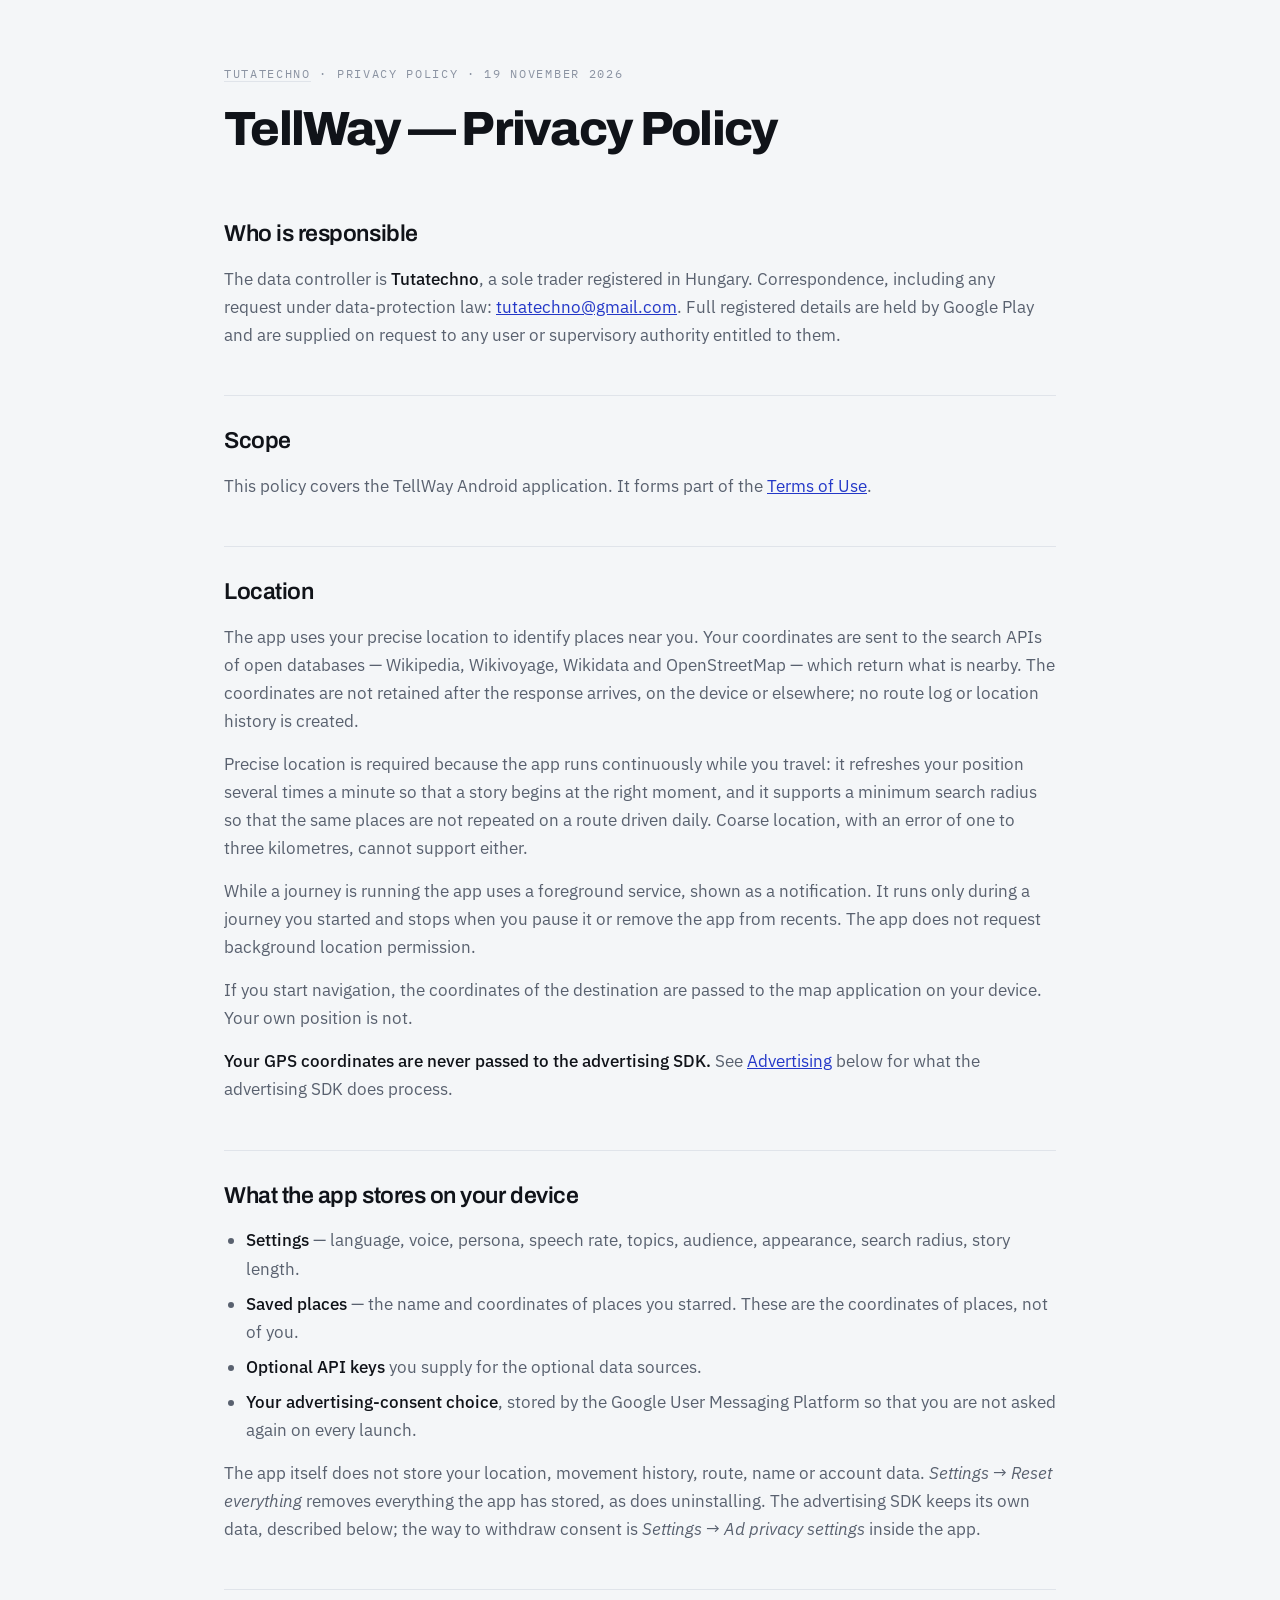
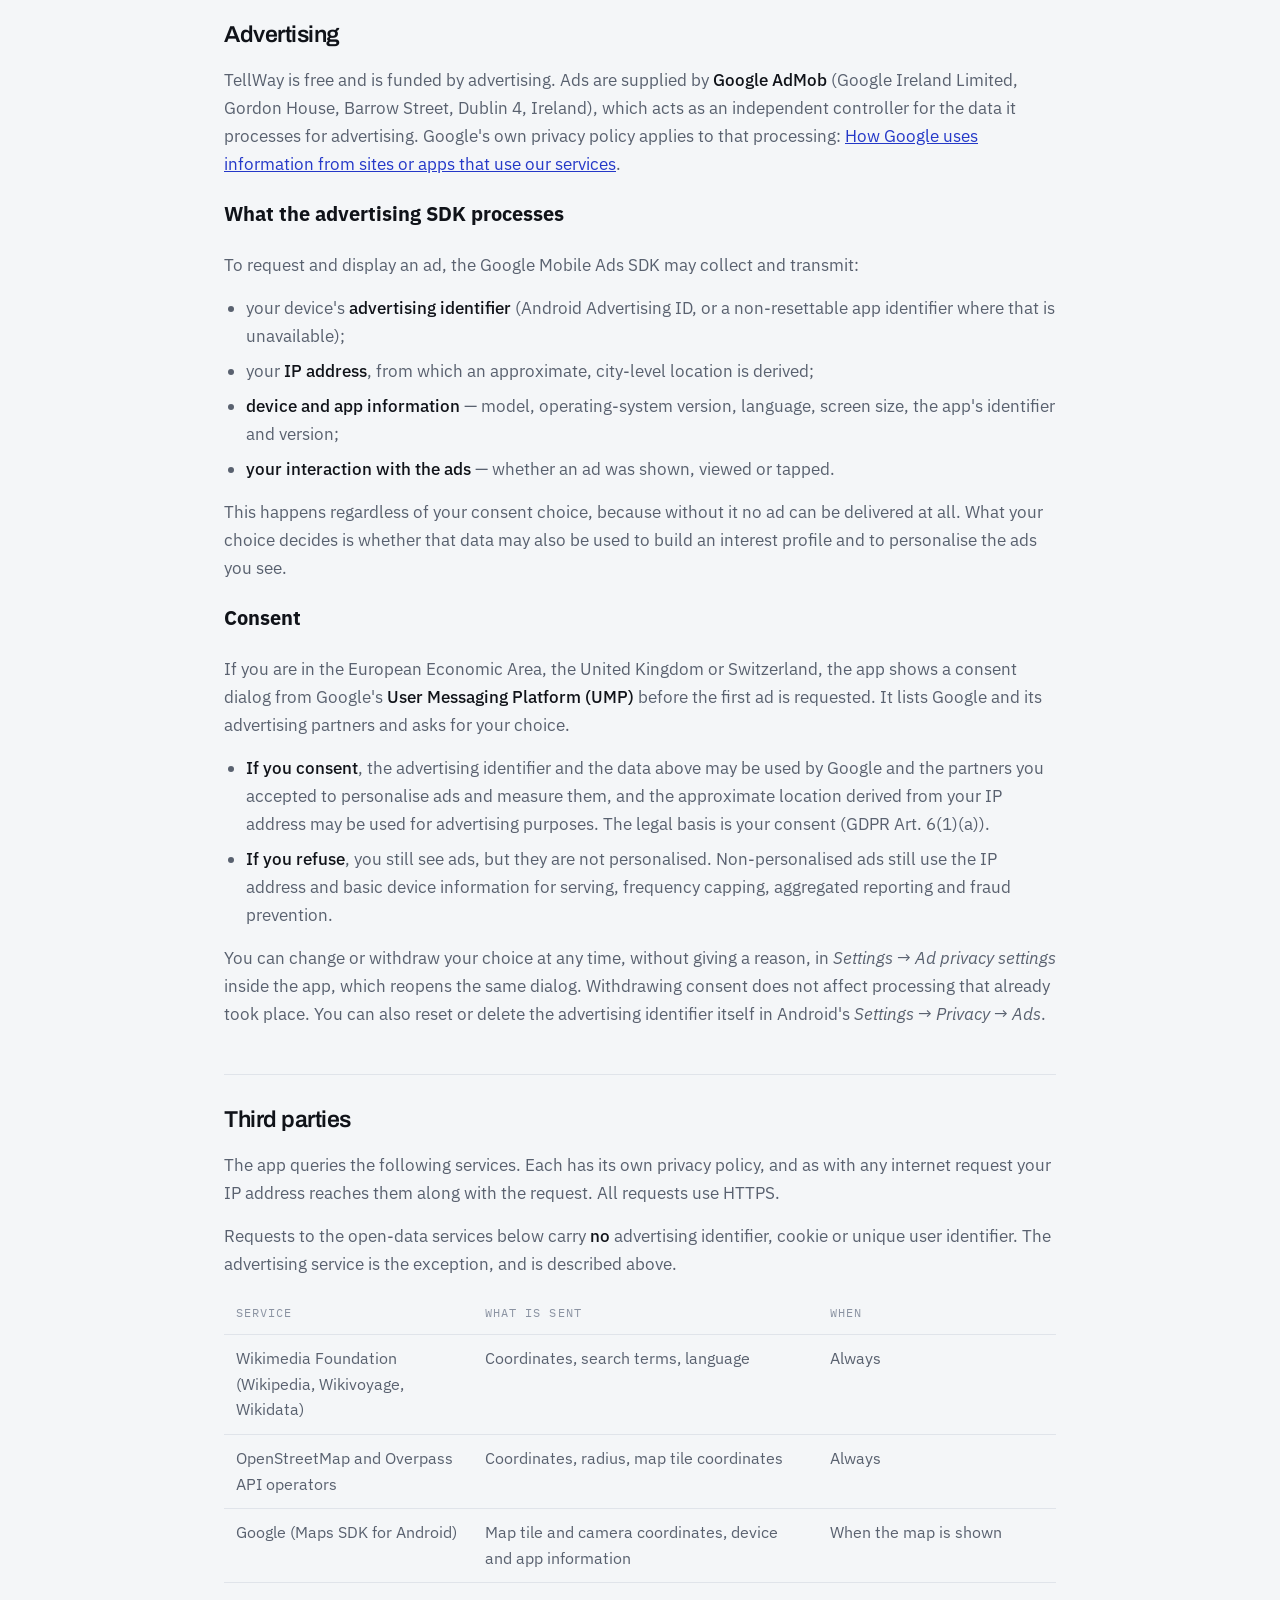
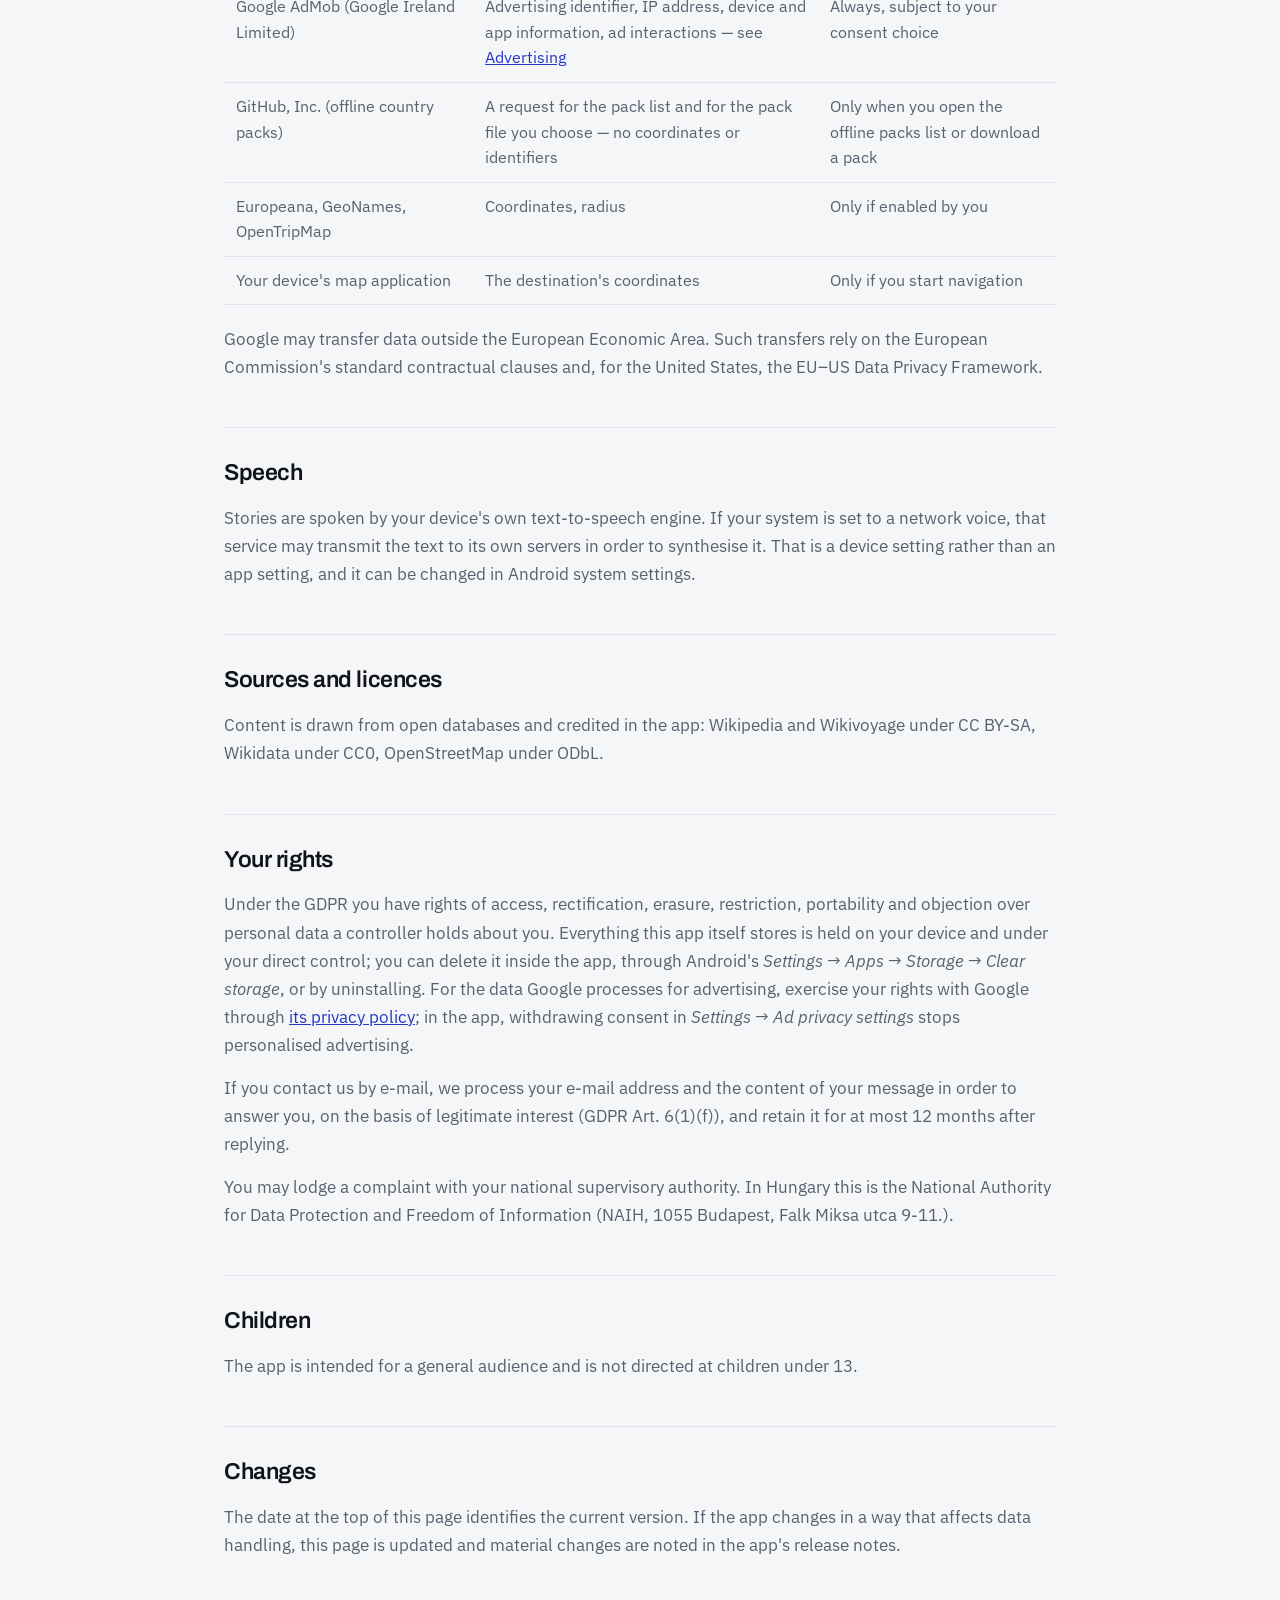
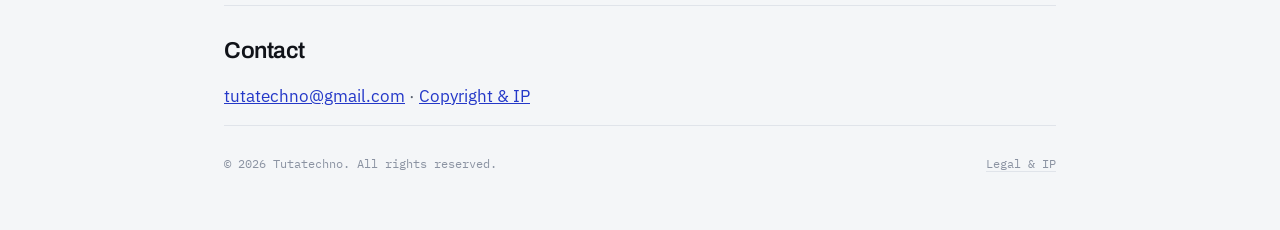
<file: privacy/tellway.html>
<!DOCTYPE html>
<html lang="en">
<head>
<meta charset="utf-8">
<meta name="viewport" content="width=device-width, initial-scale=1">
<title>TellWay — Privacy Policy</title>
<meta name="description" content="Privacy policy for the TellWay Android app.">
<link rel="preconnect" href="https://fonts.googleapis.com">
<link rel="preconnect" href="https://fonts.gstatic.com" crossorigin>
<link href="https://fonts.googleapis.com/css2?family=Archivo:wght@600;800&family=IBM+Plex+Mono:wght@400;500&family=IBM+Plex+Sans:wght@400;500&display=swap" rel="stylesheet">
<link rel="stylesheet" href="/style.css">
</head>
<body>
<div class="wrap">
<header class="masthead doc">
  <p class="eyebrow"><a href="/">Tutatechno</a> · Privacy Policy · 19 November 2026</p>
  <h1>TellWay — Privacy Policy</h1>
</header>
<main class="doc-body">
<h2>Who is responsible</h2>
<p>The data controller is <strong>Tutatechno</strong>, a sole trader registered in Hungary.
Correspondence, including any request under data-protection law:
<a href="mailto:tutatechno@gmail.com">tutatechno@gmail.com</a>. Full registered details are held by Google Play and are supplied on
request to any user or supervisory authority entitled to them.</p>
<h2>Scope</h2>
<p>This policy covers the TellWay Android application. It forms part of the
<a href="/terms/tellway.html">Terms of Use</a>.</p>

<h2>Location</h2>
<p>The app uses your precise location to identify places near you. Your coordinates are sent to the
search APIs of open databases — Wikipedia, Wikivoyage, Wikidata and OpenStreetMap — which
return what is nearby. The coordinates are not retained after the response arrives, on the device or
elsewhere; no route log or location history is created.</p>
<p>Precise location is required because the app runs continuously while you travel: it refreshes your
position several times a minute so that a story begins at the right moment, and it supports a minimum
search radius so that the same places are not repeated on a route driven daily. Coarse location, with an
error of one to three kilometres, cannot support either.</p>
<p>While a journey is running the app uses a foreground service, shown as a notification. It runs only
during a journey you started and stops when you pause it or remove the app from recents. The app does
not request background location permission.</p>
<p>If you start navigation, the coordinates of the destination are passed to the map application on your
device. Your own position is not.</p>
<p><strong>Your GPS coordinates are never passed to the advertising SDK.</strong> See
<a href="#advertising">Advertising</a> below for what the advertising SDK does process.</p>

<h2>What the app stores on your device</h2>
<ul>
  <li><strong>Settings</strong> — language, voice, persona, speech rate, topics, audience, appearance, search radius, story length.</li>
  <li><strong>Saved places</strong> — the name and coordinates of places you starred. These are the coordinates of places, not of you.</li>
  <li><strong>Optional API keys</strong> you supply for the optional data sources.</li>
  <li><strong>Your advertising-consent choice</strong>, stored by the Google User Messaging Platform so that you are not asked again on every launch.</li>
</ul>
<p>The app itself does not store your location, movement history, route, name or account data.
<em>Settings → Reset everything</em> removes everything the app has stored, as does uninstalling.
The advertising SDK keeps its own data, described below; the way to withdraw consent is
<em>Settings → Ad privacy settings</em> inside the app.</p>

<h2 id="advertising">Advertising</h2>
<p>TellWay is free and is funded by advertising. Ads are supplied by <strong>Google AdMob</strong>
(Google Ireland Limited, Gordon House, Barrow Street, Dublin 4, Ireland), which acts as an independent
controller for the data it processes for advertising. Google's own privacy policy applies to that
processing: <a href="https://policies.google.com/technologies/partner-sites">How Google uses information
from sites or apps that use our services</a>.</p>

<h3>What the advertising SDK processes</h3>
<p>To request and display an ad, the Google Mobile Ads SDK may collect and transmit:</p>
<ul>
  <li>your device's <strong>advertising identifier</strong> (Android Advertising ID, or a non-resettable app
      identifier where that is unavailable);</li>
  <li>your <strong>IP address</strong>, from which an approximate, city-level location is derived;</li>
  <li><strong>device and app information</strong> — model, operating-system version, language, screen size,
      the app's identifier and version;</li>
  <li><strong>your interaction with the ads</strong> — whether an ad was shown, viewed or tapped.</li>
</ul>
<p>This happens regardless of your consent choice, because without it no ad can be delivered at all.
What your choice decides is whether that data may also be used to build an interest profile and to
personalise the ads you see.</p>

<h3>Consent</h3>
<p>If you are in the European Economic Area, the United Kingdom or Switzerland, the app shows a consent
dialog from Google's <strong>User Messaging Platform (UMP)</strong> before the first ad is requested. It
lists Google and its advertising partners and asks for your choice.</p>
<ul>
  <li><strong>If you consent</strong>, the advertising identifier and the data above may be used by Google
      and the partners you accepted to personalise ads and measure them, and the approximate location
      derived from your IP address may be used for advertising purposes. The legal basis is your consent
      (GDPR Art. 6(1)(a)).</li>
  <li><strong>If you refuse</strong>, you still see ads, but they are not personalised. Non-personalised ads
      still use the IP address and basic device information for serving, frequency capping, aggregated
      reporting and fraud prevention.</li>
</ul>
<p>You can change or withdraw your choice at any time, without giving a reason, in
<em>Settings → Ad privacy settings</em> inside the app, which reopens the same dialog. Withdrawing
consent does not affect processing that already took place. You can also reset or delete the advertising
identifier itself in Android's <em>Settings → Privacy → Ads</em>.</p>

<h2>Third parties</h2>
<p>The app queries the following services. Each has its own privacy policy, and as with any internet
request your IP address reaches them along with the request. All requests use HTTPS.</p>
<p>Requests to the open-data services below carry <strong>no</strong> advertising identifier, cookie or unique
user identifier. The advertising service is the exception, and is described above.</p>
<table>
  <tbody><tr><th>Service</th><th>What is sent</th><th>When</th></tr>
  <tr><td>Wikimedia Foundation (Wikipedia, Wikivoyage, Wikidata)</td><td>Coordinates, search terms, language</td><td>Always</td></tr>
  <tr><td>OpenStreetMap and Overpass API operators</td><td>Coordinates, radius, map tile coordinates</td><td>Always</td></tr>
  <tr><td>Google (Maps SDK for Android)</td><td>Map tile and camera coordinates, device and app information</td><td>When the map is shown</td></tr>
  <tr><td>Google AdMob (Google Ireland Limited)</td><td>Advertising identifier, IP address, device and app information, ad interactions — see <a href="#advertising">Advertising</a></td><td>Always, subject to your consent choice</td></tr>
  <tr><td>GitHub, Inc. (offline country packs)</td><td>A request for the pack list and for the pack file you choose — no coordinates or identifiers</td><td>Only when you open the offline packs list or download a pack</td></tr>
  <tr><td>Europeana, GeoNames, OpenTripMap</td><td>Coordinates, radius</td><td>Only if enabled by you</td></tr>
  <tr><td>Your device's map application</td><td>The destination's coordinates</td><td>Only if you start navigation</td></tr>
</tbody></table>
<p>Google may transfer data outside the European Economic Area. Such transfers rely on the European
Commission's standard contractual clauses and, for the United States, the EU–US Data Privacy Framework.</p>

<h2>Speech</h2>
<p>Stories are spoken by your device's own text-to-speech engine. If your system is set to a network
voice, that service may transmit the text to its own servers in order to synthesise it. That is a device
setting rather than an app setting, and it can be changed in Android system settings.</p>

<h2>Sources and licences</h2>
<p>Content is drawn from open databases and credited in the app: Wikipedia and Wikivoyage under CC BY-SA,
Wikidata under CC0, OpenStreetMap under ODbL.</p>
<h2>Your rights</h2>
<p>Under the GDPR you have rights of access, rectification, erasure, restriction, portability and
objection over personal data a controller holds about you. Everything this app itself stores is held on your
device and under your direct control; you can delete it inside the app, through Android's
<em>Settings → Apps → Storage → Clear storage</em>, or by uninstalling. For the data Google processes for
advertising, exercise your rights with Google through
<a href="https://policies.google.com/privacy">its privacy policy</a>; in the app, withdrawing consent in
<em>Settings → Ad privacy settings</em> stops personalised advertising.</p>
<p>If you contact us by e-mail, we process your e-mail address and the content of your message in order
to answer you, on the basis of legitimate interest (GDPR Art. 6(1)(f)), and retain it for at most
12 months after replying.</p>
<p>You may lodge a complaint with your national supervisory authority. In Hungary this is the National
Authority for Data Protection and Freedom of Information (NAIH, 1055 Budapest, Falk Miksa utca 9-11.).</p>

<h2 id="children">Children</h2>
<p>The app is intended for a general audience and is not directed at children under 13.</p>

<h2>Changes</h2>
<p>The date at the top of this page identifies the current version. If the app changes in a way that
affects data handling, this page is updated and material changes are noted in the app's release notes.</p>

<h2>Contact</h2>
<p><a href="mailto:tutatechno@gmail.com">tutatechno@gmail.com</a> · <a href="/legal.html">Copyright &amp; IP</a></p>
</main>
<footer>
  <span>© 2026 Tutatechno. All rights reserved.</span>
  <span><a href="/legal.html">Legal &amp; IP</a></span>
</footer>
</div>
</body>
</html>
</file>
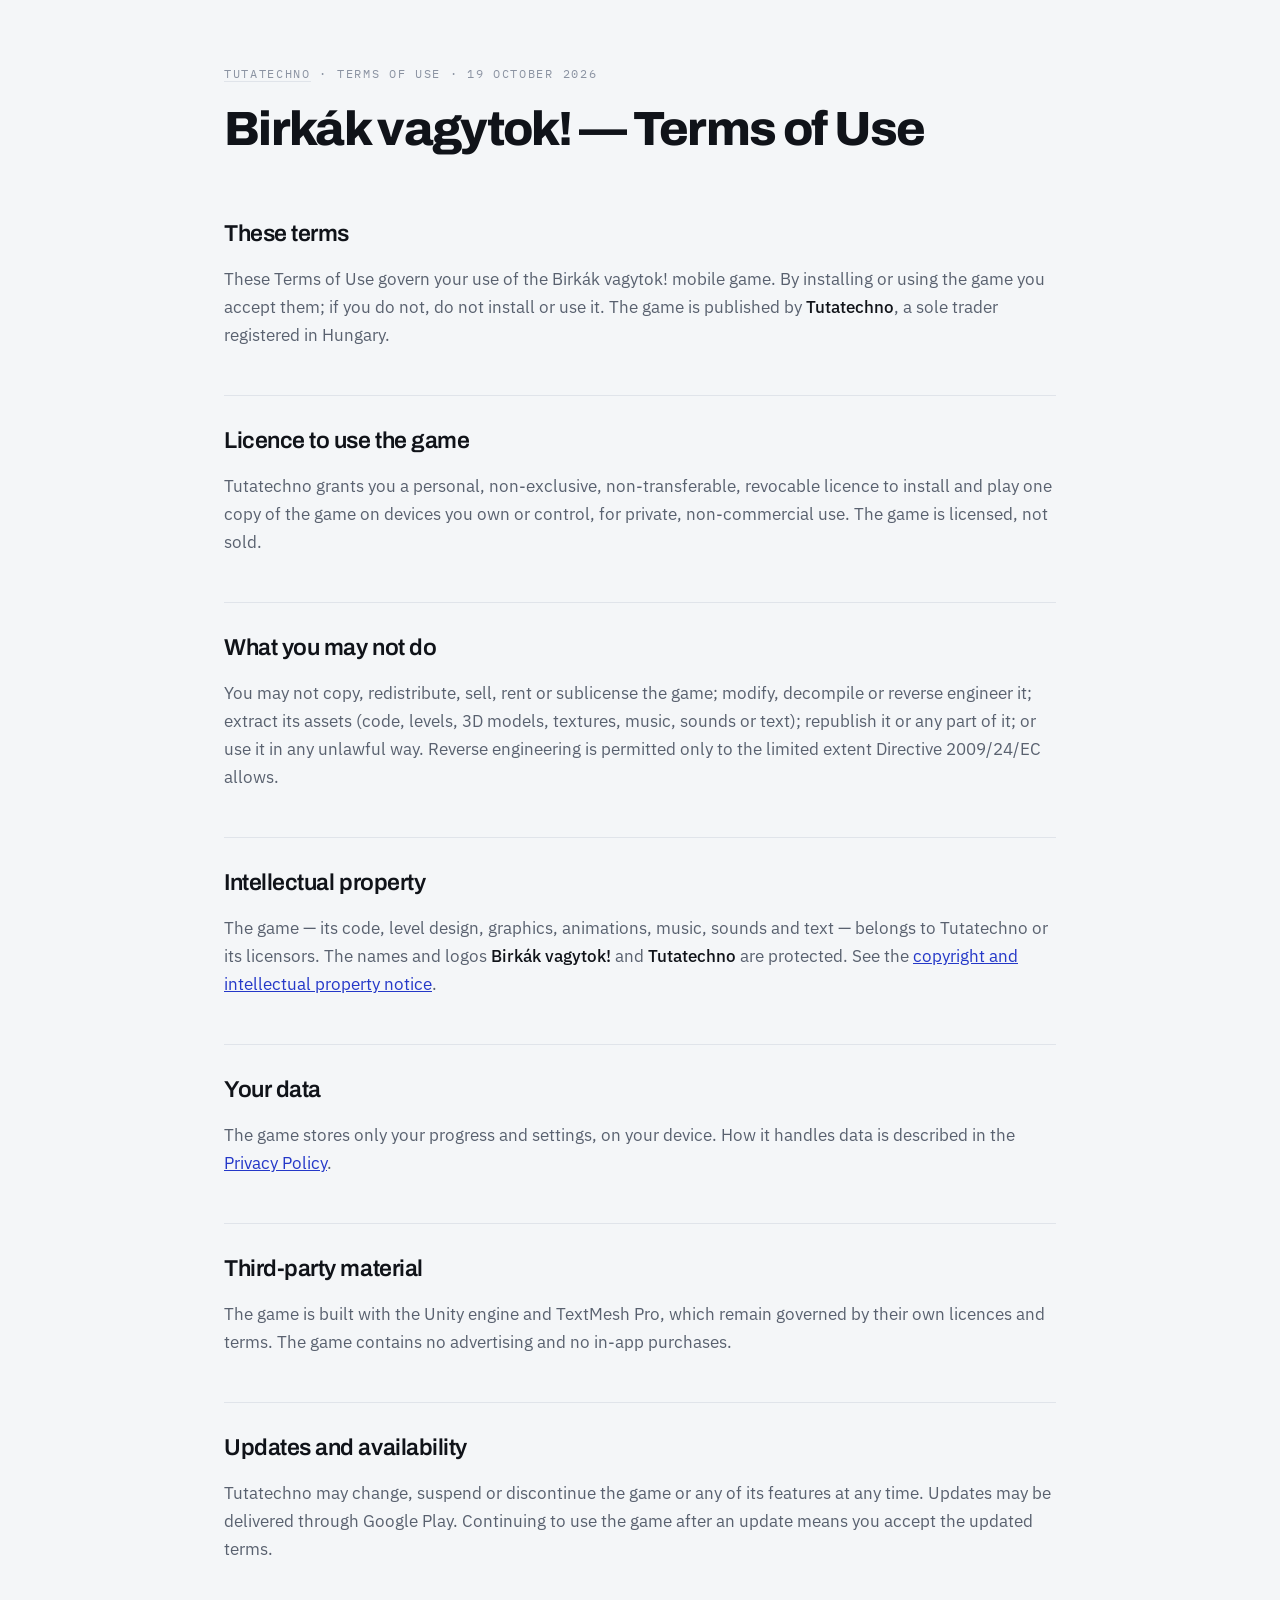
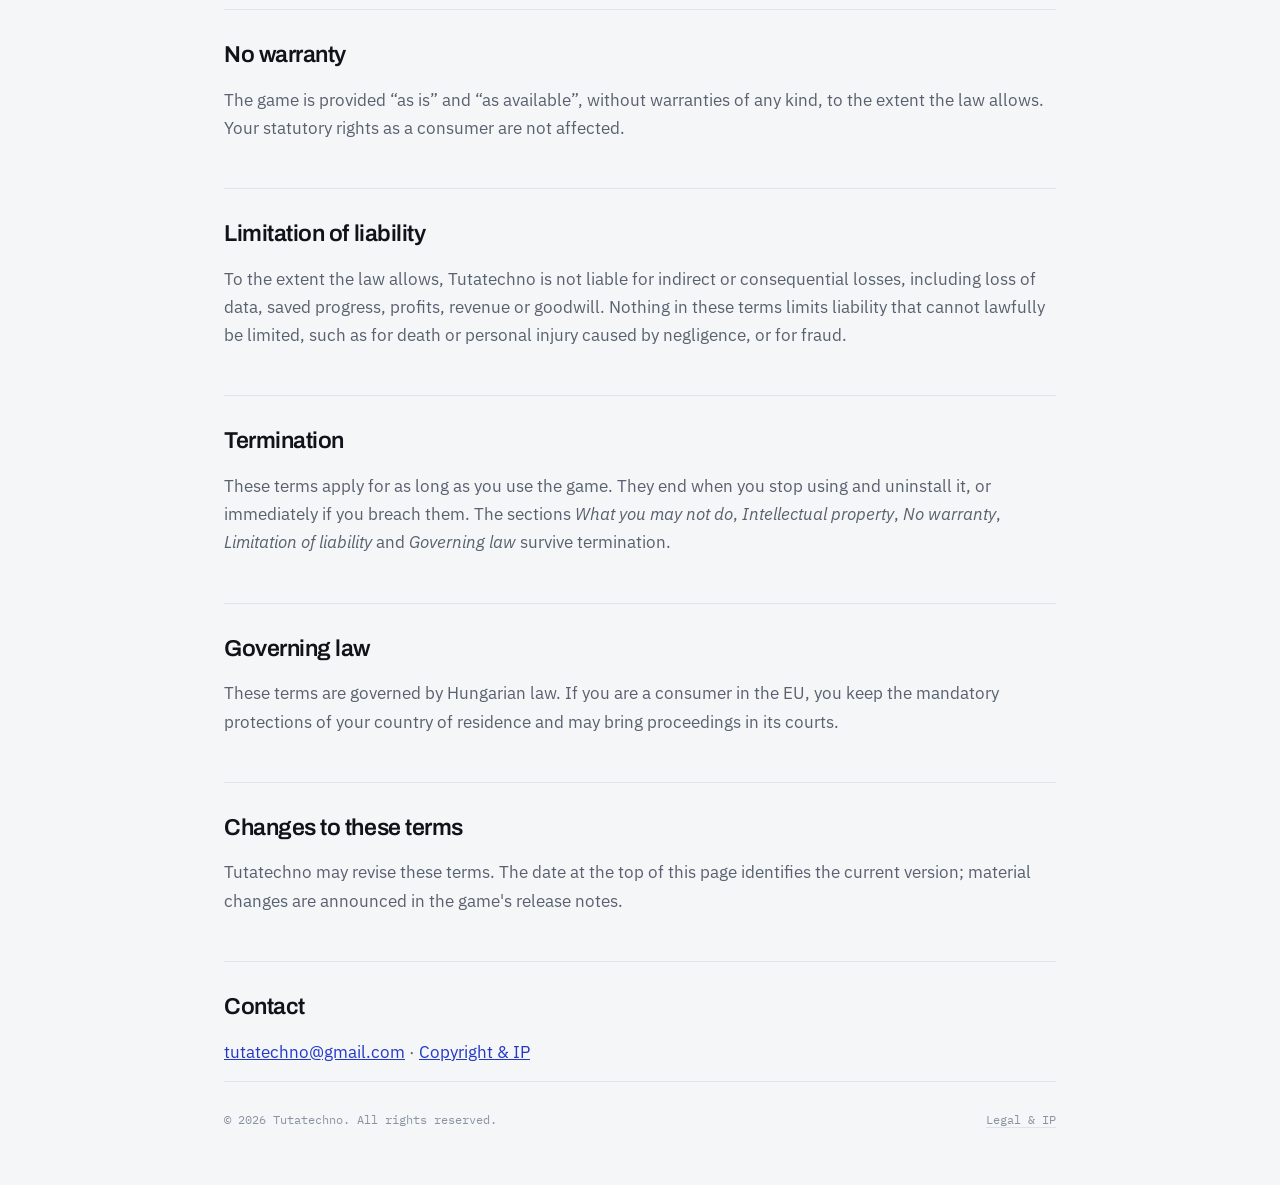
<file: terms/birkak-vagytok.html>
<!DOCTYPE html>
<html lang="en">
<head>
<meta charset="utf-8">
<meta name="viewport" content="width=device-width, initial-scale=1">
<title>Birkák vagytok! — Terms of Use</title>
<meta name="description" content="Terms of use for the Birkák vagytok! Android game.">
<link rel="preconnect" href="https://fonts.googleapis.com">
<link rel="preconnect" href="https://fonts.gstatic.com" crossorigin>
<link href="https://fonts.googleapis.com/css2?family=Archivo:wght@600;800&family=IBM+Plex+Mono:wght@400;500&family=IBM+Plex+Sans:wght@400;500&display=swap" rel="stylesheet">
<link rel="stylesheet" href="/style.css">
</head>
<body>
<div class="wrap">
<header class="masthead doc">
  <p class="eyebrow"><a href="/">Tutatechno</a> · Terms of Use · 19 October 2026</p>
  <h1>Birkák vagytok! — Terms of Use</h1>
</header>
<main class="doc-body">
<h2>These terms</h2>
<p>These Terms of Use govern your use of the Birkák vagytok! mobile game. By installing or using the game
you accept them; if you do not, do not install or use it. The game is published by <strong>Tutatechno</strong>,
a sole trader registered in Hungary.</p>

<h2>Licence to use the game</h2>
<p>Tutatechno grants you a personal, non-exclusive, non-transferable, revocable licence to install and play
one copy of the game on devices you own or control, for private, non-commercial use. The game is licensed,
not sold.</p>

<h2>What you may not do</h2>
<p>You may not copy, redistribute, sell, rent or sublicense the game; modify, decompile or reverse engineer it;
extract its assets (code, levels, 3D models, textures, music, sounds or text); republish it or any part of it;
or use it in any unlawful way. Reverse engineering is permitted only to the limited extent Directive
2009/24/EC allows.</p>

<h2>Intellectual property</h2>
<p>The game &mdash; its code, level design, graphics, animations, music, sounds and text &mdash; belongs to
Tutatechno or its licensors. The names and logos <strong>Birkák vagytok!</strong> and <strong>Tutatechno</strong>
are protected. See the <a href="/legal.html">copyright and intellectual property notice</a>.</p>

<h2>Your data</h2>
<p>The game stores only your progress and settings, on your device. How it handles data is described in the
<a href="/privacy/birkak-vagytok.html">Privacy Policy</a>.</p>

<h2>Third-party material</h2>
<p>The game is built with the Unity engine and TextMesh Pro, which remain governed by their own licences and
terms. The game contains no advertising and no in-app purchases.</p>

<h2>Updates and availability</h2>
<p>Tutatechno may change, suspend or discontinue the game or any of its features at any time. Updates may be
delivered through Google Play. Continuing to use the game after an update means you accept the updated terms.</p>

<h2>No warranty</h2>
<p>The game is provided &ldquo;as is&rdquo; and &ldquo;as available&rdquo;, without warranties of any kind, to the
extent the law allows. Your statutory rights as a consumer are not affected.</p>

<h2>Limitation of liability</h2>
<p>To the extent the law allows, Tutatechno is not liable for indirect or consequential losses, including loss
of data, saved progress, profits, revenue or goodwill. Nothing in these terms limits liability that cannot
lawfully be limited, such as for death or personal injury caused by negligence, or for fraud.</p>

<h2>Termination</h2>
<p>These terms apply for as long as you use the game. They end when you stop using and uninstall it, or
immediately if you breach them. The sections <em>What you may not do</em>, <em>Intellectual property</em>,
<em>No warranty</em>, <em>Limitation of liability</em> and <em>Governing law</em> survive termination.</p>

<h2>Governing law</h2>
<p>These terms are governed by Hungarian law. If you are a consumer in the EU, you keep the mandatory
protections of your country of residence and may bring proceedings in its courts.</p>

<h2>Changes to these terms</h2>
<p>Tutatechno may revise these terms. The date at the top of this page identifies the current version;
material changes are announced in the game's release notes.</p>

<h2>Contact</h2>
<p><a href="mailto:tutatechno@gmail.com">tutatechno@gmail.com</a> &middot; <a href="/legal.html">Copyright &amp; IP</a></p>
</main>
<footer>
  <span>&copy; 2026 Tutatechno. All rights reserved.</span>
  <span><a href="/legal.html">Legal &amp; IP</a></span>
</footer>
</div>
</body>
</html>
</file>
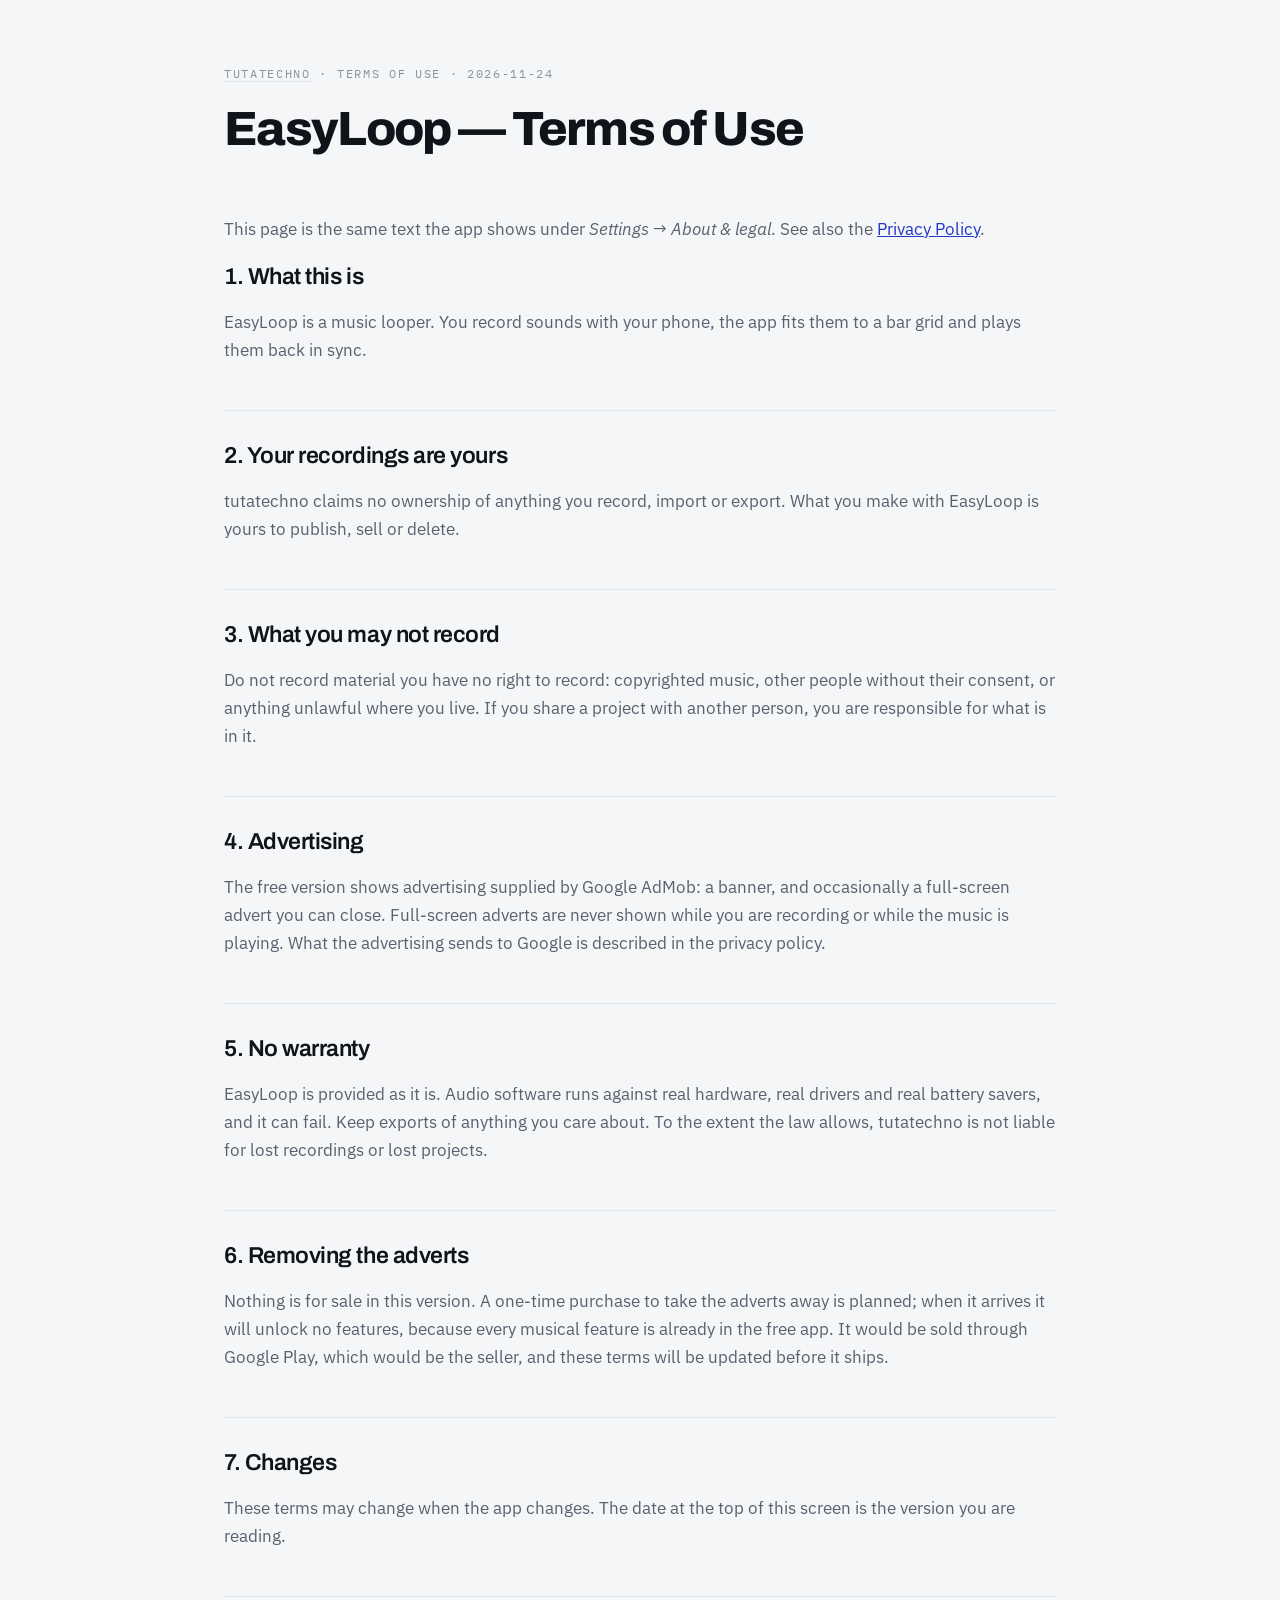
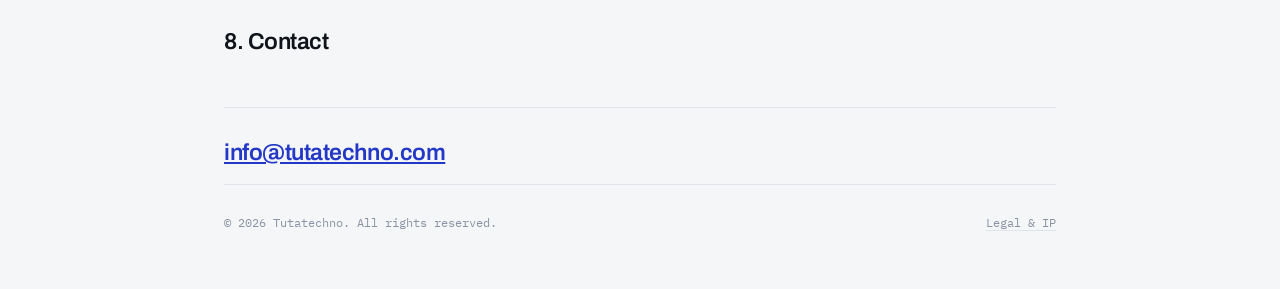
<file: terms/easyloop.html>
<!DOCTYPE html>
<html lang="en">
<head>
<meta charset="utf-8">
<meta name="viewport" content="width=device-width, initial-scale=1">
<title>EasyLoop &mdash; Terms of Use</title>
<meta name="description" content="Terms of use for the EasyLoop Android app.">
<link rel="preconnect" href="https://fonts.googleapis.com">
<link rel="preconnect" href="https://fonts.gstatic.com" crossorigin>
<link href="https://fonts.googleapis.com/css2?family=Archivo:wght@600;800&amp;family=IBM+Plex+Mono:wght@400;500&amp;family=IBM+Plex+Sans:wght@400;500&amp;display=swap" rel="stylesheet">
<link rel="stylesheet" href="/style.css">
</head>
<body>
<div class="wrap">
<header class="masthead doc">
  <p class="eyebrow"><a href="/">Tutatechno</a> &middot; Terms of Use &middot; 2026-11-24</p>
  <h1>EasyLoop &mdash; Terms of Use</h1>
</header>
<main class="doc-body">
<p>This page is the same text the app shows under <em>Settings &rarr; About &amp; legal</em>.
See also the <a href="/privacy/easyloop.html">Privacy Policy</a>.</p>
<h2>1. What this is</h2>
<p>EasyLoop is a music looper. You record sounds with your phone, the app fits them to a bar grid and plays them back in sync.</p>
<h2>2. Your recordings are yours</h2>
<p>tutatechno claims no ownership of anything you record, import or export. What you make with EasyLoop is yours to publish, sell or delete.</p>
<h2>3. What you may not record</h2>
<p>Do not record material you have no right to record: copyrighted music, other people without their consent, or anything unlawful where you live. If you share a project with another person, you are responsible for what is in it.</p>
<h2>4. Advertising</h2>
<p>The free version shows advertising supplied by Google AdMob: a banner, and occasionally a full-screen advert you can close. Full-screen adverts are never shown while you are recording or while the music is playing. What the advertising sends to Google is described in the privacy policy.</p>
<h2>5. No warranty</h2>
<p>EasyLoop is provided as it is. Audio software runs against real hardware, real drivers and real battery savers, and it can fail. Keep exports of anything you care about. To the extent the law allows, tutatechno is not liable for lost recordings or lost projects.</p>
<h2>6. Removing the adverts</h2>
<p>Nothing is for sale in this version. A one-time purchase to take the adverts away is planned; when it arrives it will unlock no features, because every musical feature is already in the free app. It would be sold through Google Play, which would be the seller, and these terms will be updated before it ships.</p>
<h2>7. Changes</h2>
<p>These terms may change when the app changes. The date at the top of this screen is the version you are reading.</p>
<h2>8. Contact</h2>
<h2><a href="mailto:info@tutatechno.com">info@tutatechno.com</a></h2>
</main>
<footer>
  <span>&copy; 2026 Tutatechno. All rights reserved.</span>
  <span><a href="/legal.html">Legal &amp; IP</a></span>
</footer>
</div>
</body>
</html>
</file>
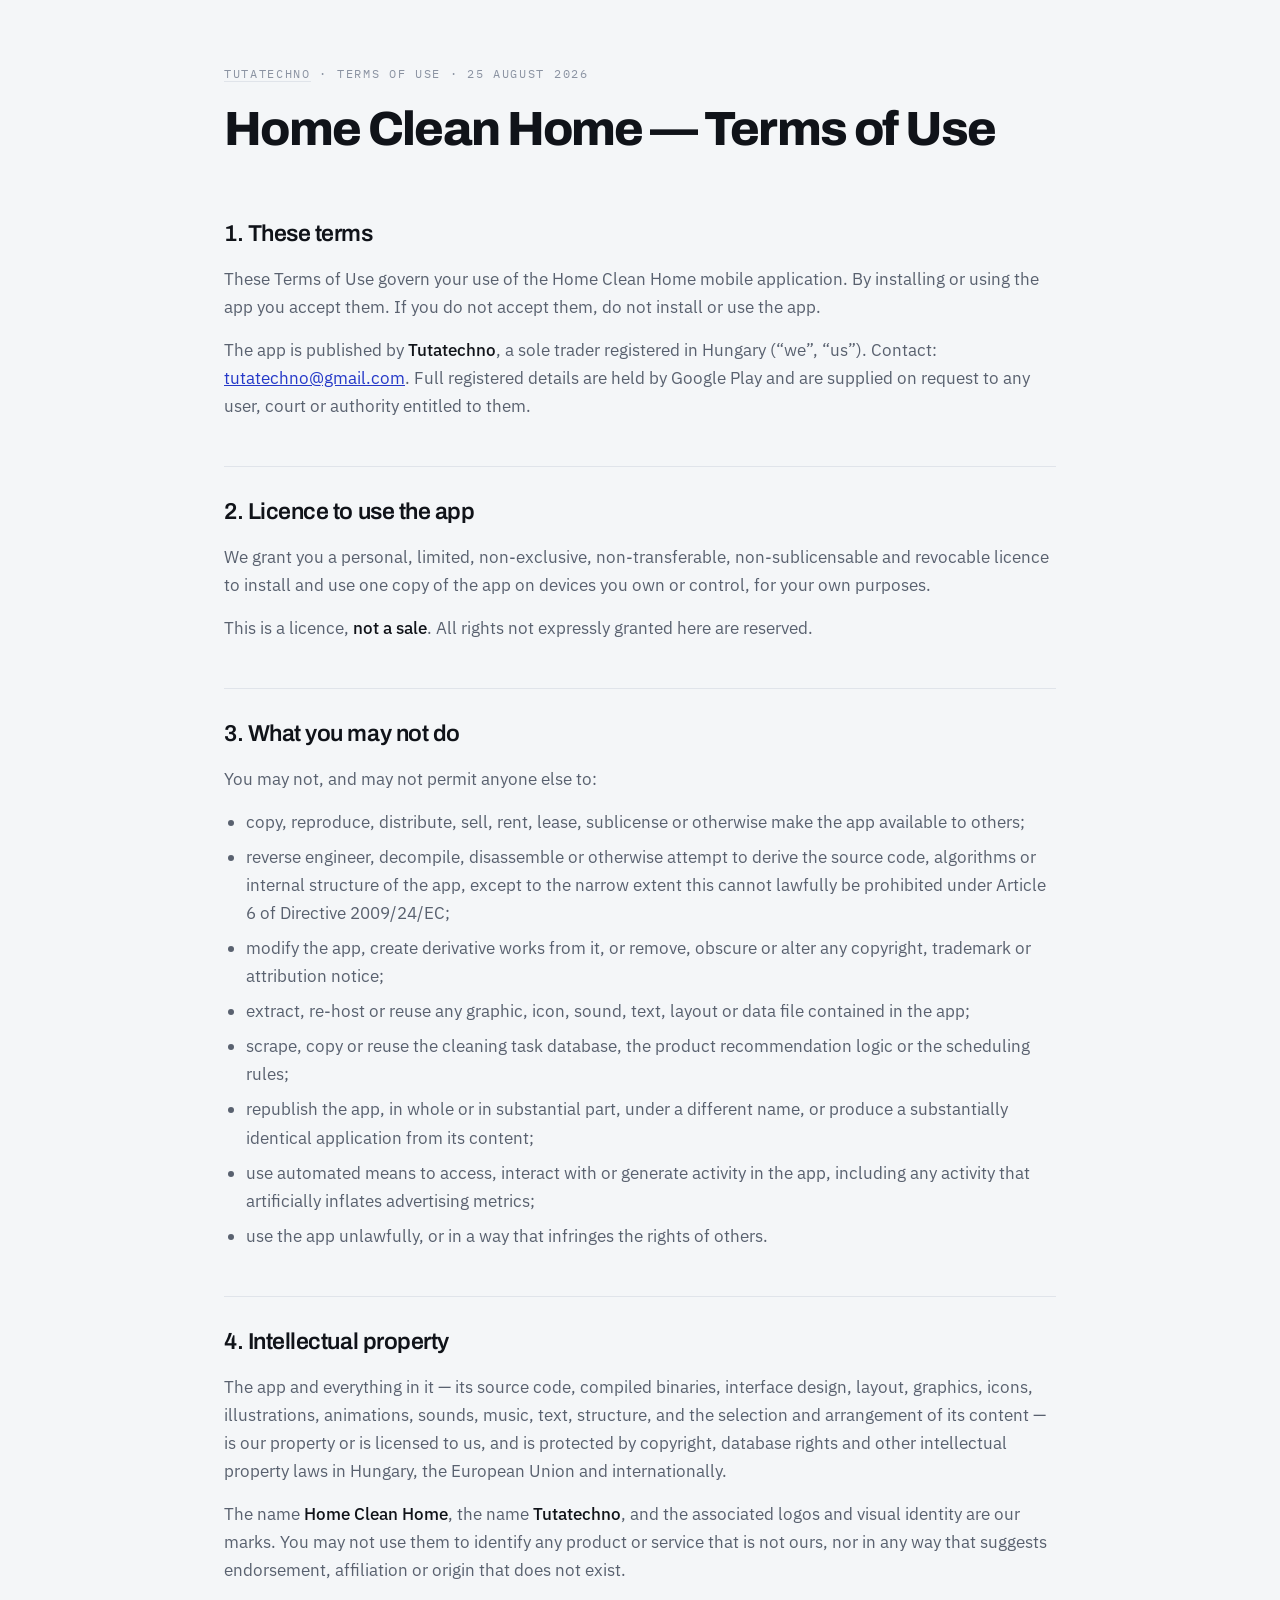
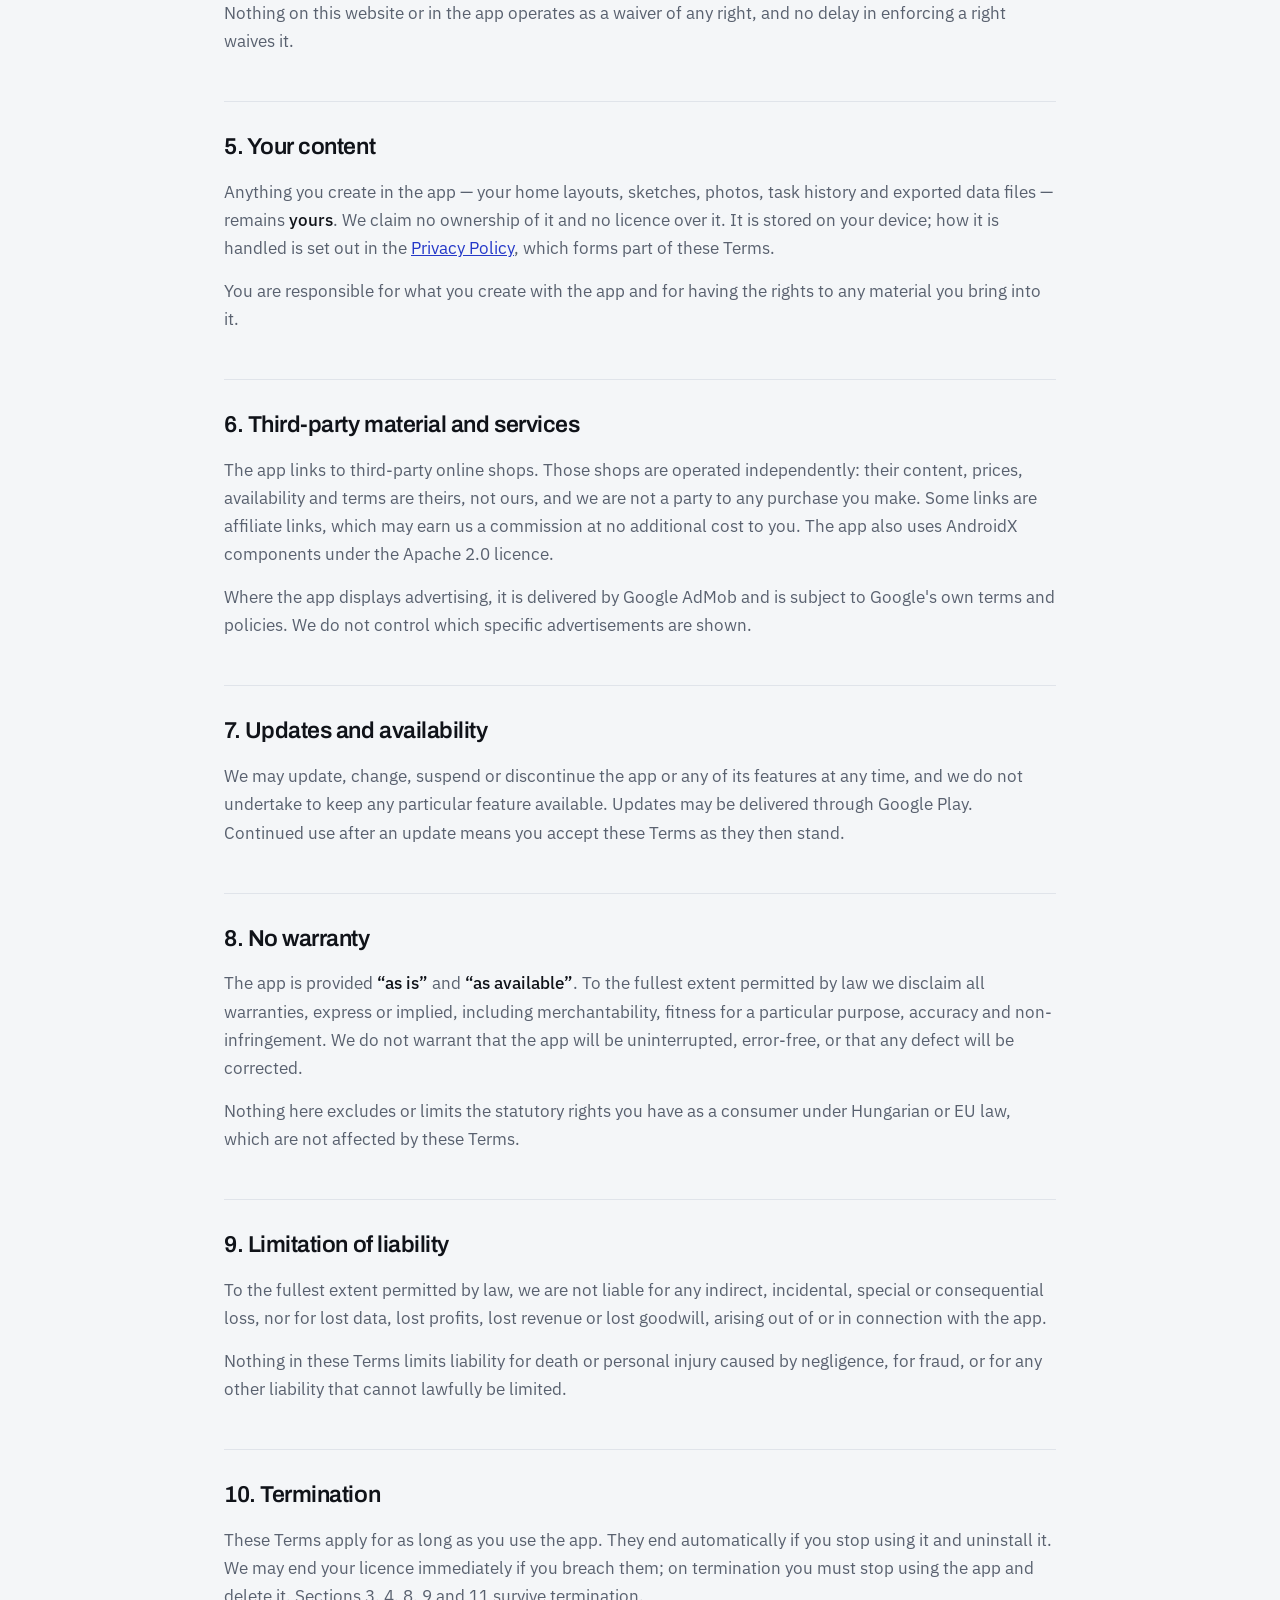
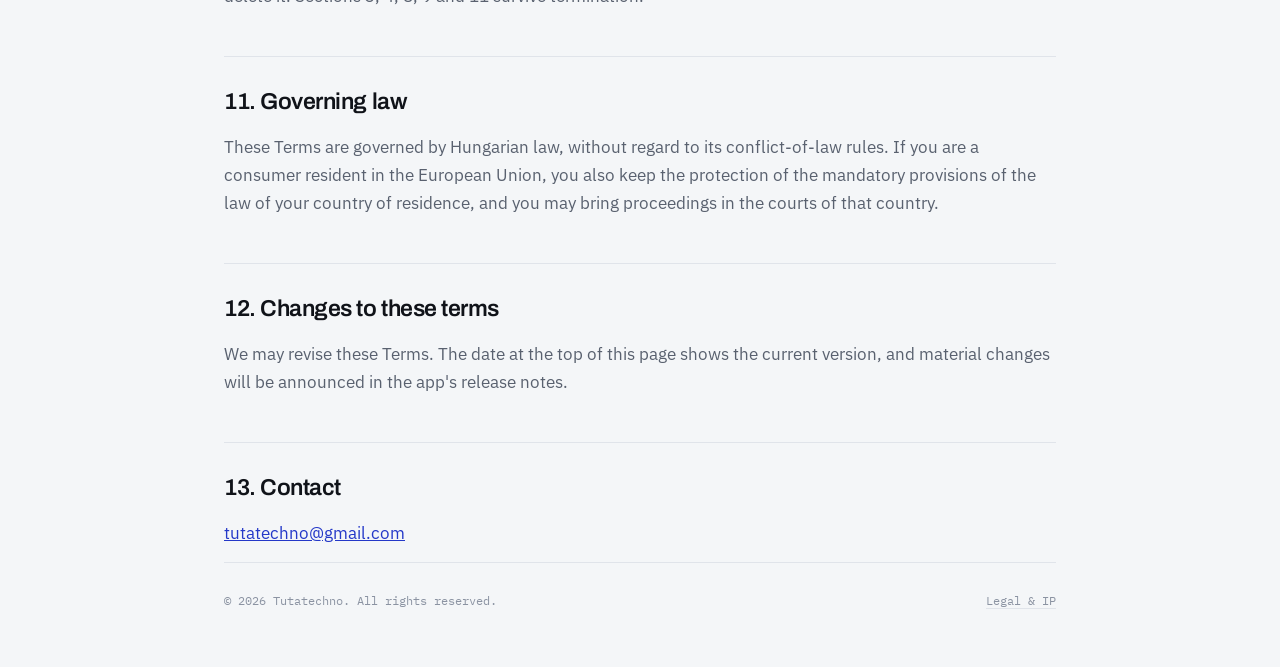
<file: terms/home-clean-home.html>
<!DOCTYPE html>
<html lang="en">
<head>
<meta charset="utf-8">
<meta name="viewport" content="width=device-width, initial-scale=1">
<title>Home Clean Home — Terms of Use</title>
<meta name="description" content="Terms of Use for the Home Clean Home Android app.">
<link rel="preconnect" href="https://fonts.googleapis.com">
<link rel="preconnect" href="https://fonts.gstatic.com" crossorigin>
<link href="https://fonts.googleapis.com/css2?family=Archivo:wght@600;800&family=IBM+Plex+Mono:wght@400;500&family=IBM+Plex+Sans:wght@400;500&display=swap" rel="stylesheet">
<link rel="stylesheet" href="/style.css">
</head>
<body>
<div class="wrap">
<header class="masthead doc">
  <p class="eyebrow"><a href="/">Tutatechno</a> · Terms of Use · 25 August 2026</p>
  <h1>Home Clean Home — Terms of Use</h1>
</header>
<main class="doc-body">
<h2>1. These terms</h2>
<p>These Terms of Use govern your use of the Home Clean Home mobile application. By installing or using
the app you accept them. If you do not accept them, do not install or use the app.</p>
<p>The app is published by <strong>Tutatechno</strong>, a sole trader registered in Hungary
(&ldquo;we&rdquo;, &ldquo;us&rdquo;). Contact: <a href="mailto:tutatechno@gmail.com">tutatechno@gmail.com</a>.
Full registered details are held by Google Play and are supplied on request to any user, court or
authority entitled to them.</p>

<h2>2. Licence to use the app</h2>
<p>We grant you a personal, limited, non-exclusive, non-transferable, non-sublicensable and revocable
licence to install and use one copy of the app on devices you own or control, for your own
purposes.</p>
<p>This is a licence, <strong>not a sale</strong>. All rights not expressly granted here are reserved.</p>

<h2>3. What you may not do</h2>
<p>You may not, and may not permit anyone else to:</p>
<ul>
  <li>copy, reproduce, distribute, sell, rent, lease, sublicense or otherwise make the app available to others;</li>
  <li>reverse engineer, decompile, disassemble or otherwise attempt to derive the source code, algorithms or internal structure of the app, except to the narrow extent this cannot lawfully be prohibited under Article 6 of Directive 2009/24/EC;</li>
  <li>modify the app, create derivative works from it, or remove, obscure or alter any copyright, trademark or attribution notice;</li>
  <li>extract, re-host or reuse any graphic, icon, sound, text, layout or data file contained in the app;</li>
  <li>scrape, copy or reuse the cleaning task database, the product recommendation logic or the scheduling rules;</li>
  <li>republish the app, in whole or in substantial part, under a different name, or produce a substantially identical application from its content;</li>
  <li>use automated means to access, interact with or generate activity in the app, including any activity that artificially inflates advertising metrics;</li>
  <li>use the app unlawfully, or in a way that infringes the rights of others.</li>
</ul>

<h2>4. Intellectual property</h2>
<p>The app and everything in it &mdash; its source code, compiled binaries, interface design, layout,
graphics, icons, illustrations, animations, sounds, music, text, structure, and the selection and
arrangement of its content &mdash; is our property or is licensed to us, and is protected by copyright,
database rights and other intellectual property laws in Hungary, the European Union and
internationally.</p>
<p>The name <strong>Home Clean Home</strong>, the name <strong>Tutatechno</strong>, and the associated
logos and visual identity are our marks. You may not use them to identify any product or service that
is not ours, nor in any way that suggests endorsement, affiliation or origin that does not exist.</p>
<p>Nothing on this website or in the app operates as a waiver of any right, and no delay in enforcing
a right waives it.</p>

<h2>5. Your content</h2>
<p>Anything you create in the app &mdash; your home layouts, sketches, photos, task history and exported data files &mdash; remains <strong>yours</strong>. We
claim no ownership of it and no licence over it. It is stored on your device; how it is handled is set
out in the <a href="/privacy/home-clean-home.html">Privacy Policy</a>, which forms part of these Terms.</p>
<p>You are responsible for what you create with the app and for having the rights to any material you
bring into it.</p>

<h2>6. Third-party material and services</h2>
<p>The app links to third-party online shops. Those shops are operated independently:
their content, prices, availability and terms are theirs, not ours, and we are not a party to any
purchase you make. Some links are affiliate links, which may earn us a commission at no additional
cost to you. The app also uses AndroidX components under the Apache 2.0 licence.</p>
<p>Where the app displays advertising, it is delivered by Google AdMob and is subject to Google's own
terms and policies. We do not control which specific advertisements are shown.</p>

<h2>7. Updates and availability</h2>
<p>We may update, change, suspend or discontinue the app or any of its features at any time, and we do
not undertake to keep any particular feature available. Updates may be delivered through Google Play.
Continued use after an update means you accept these Terms as they then stand.</p>

<h2>8. No warranty</h2>
<p>The app is provided <strong>&ldquo;as is&rdquo;</strong> and <strong>&ldquo;as available&rdquo;</strong>.
To the fullest extent permitted by law we disclaim all warranties, express or implied, including
merchantability, fitness for a particular purpose, accuracy and non-infringement. We do not warrant that
the app will be uninterrupted, error-free, or that any defect will be corrected.</p>
<p>Nothing here excludes or limits the statutory rights you have as a consumer under Hungarian or EU law,
which are not affected by these Terms.</p>

<h2>9. Limitation of liability</h2>
<p>To the fullest extent permitted by law, we are not liable for any indirect, incidental, special or
consequential loss, nor for lost data, lost profits, lost revenue or lost goodwill, arising out of or
in connection with the app.</p>
<p>Nothing in these Terms limits liability for death or personal injury caused by negligence, for fraud,
or for any other liability that cannot lawfully be limited.</p>

<h2>10. Termination</h2>
<p>These Terms apply for as long as you use the app. They end automatically if you stop using it and
uninstall it. We may end your licence immediately if you breach them; on termination you must stop
using the app and delete it. Sections 3, 4, 8, 9 and 11 survive termination.</p>

<h2>11. Governing law</h2>
<p>These Terms are governed by Hungarian law, without regard to its conflict-of-law rules. If you are a
consumer resident in the European Union, you also keep the protection of the mandatory provisions of the
law of your country of residence, and you may bring proceedings in the courts of that country.</p>

<h2>12. Changes to these terms</h2>
<p>We may revise these Terms. The date at the top of this page shows the current version, and material
changes will be announced in the app's release notes.</p>

<h2>13. Contact</h2>
<p><a href="mailto:tutatechno@gmail.com">tutatechno@gmail.com</a></p>
</main>
<footer>
  <span>&copy; 2026 Tutatechno. All rights reserved.</span>
  <span><a href="/legal.html">Legal &amp; IP</a></span>
</footer>
</div>
</body>
</html>
</file>
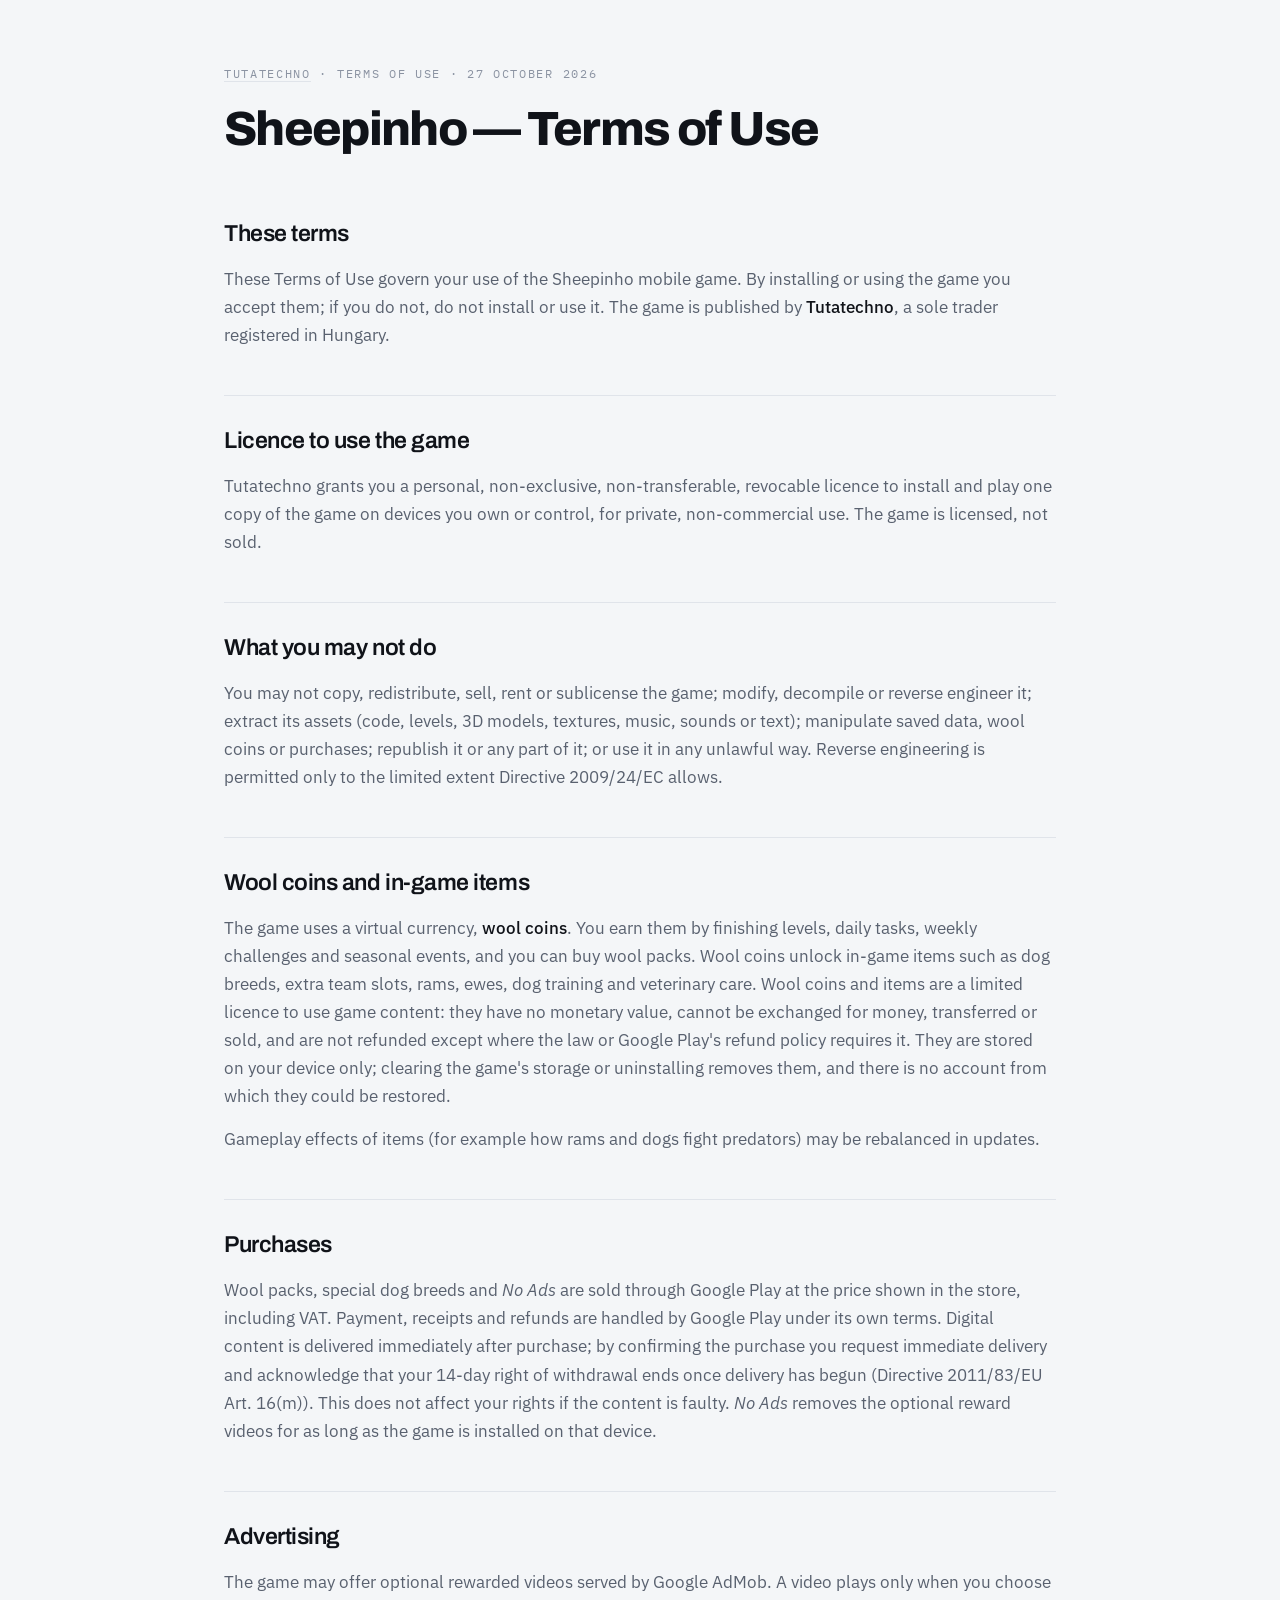
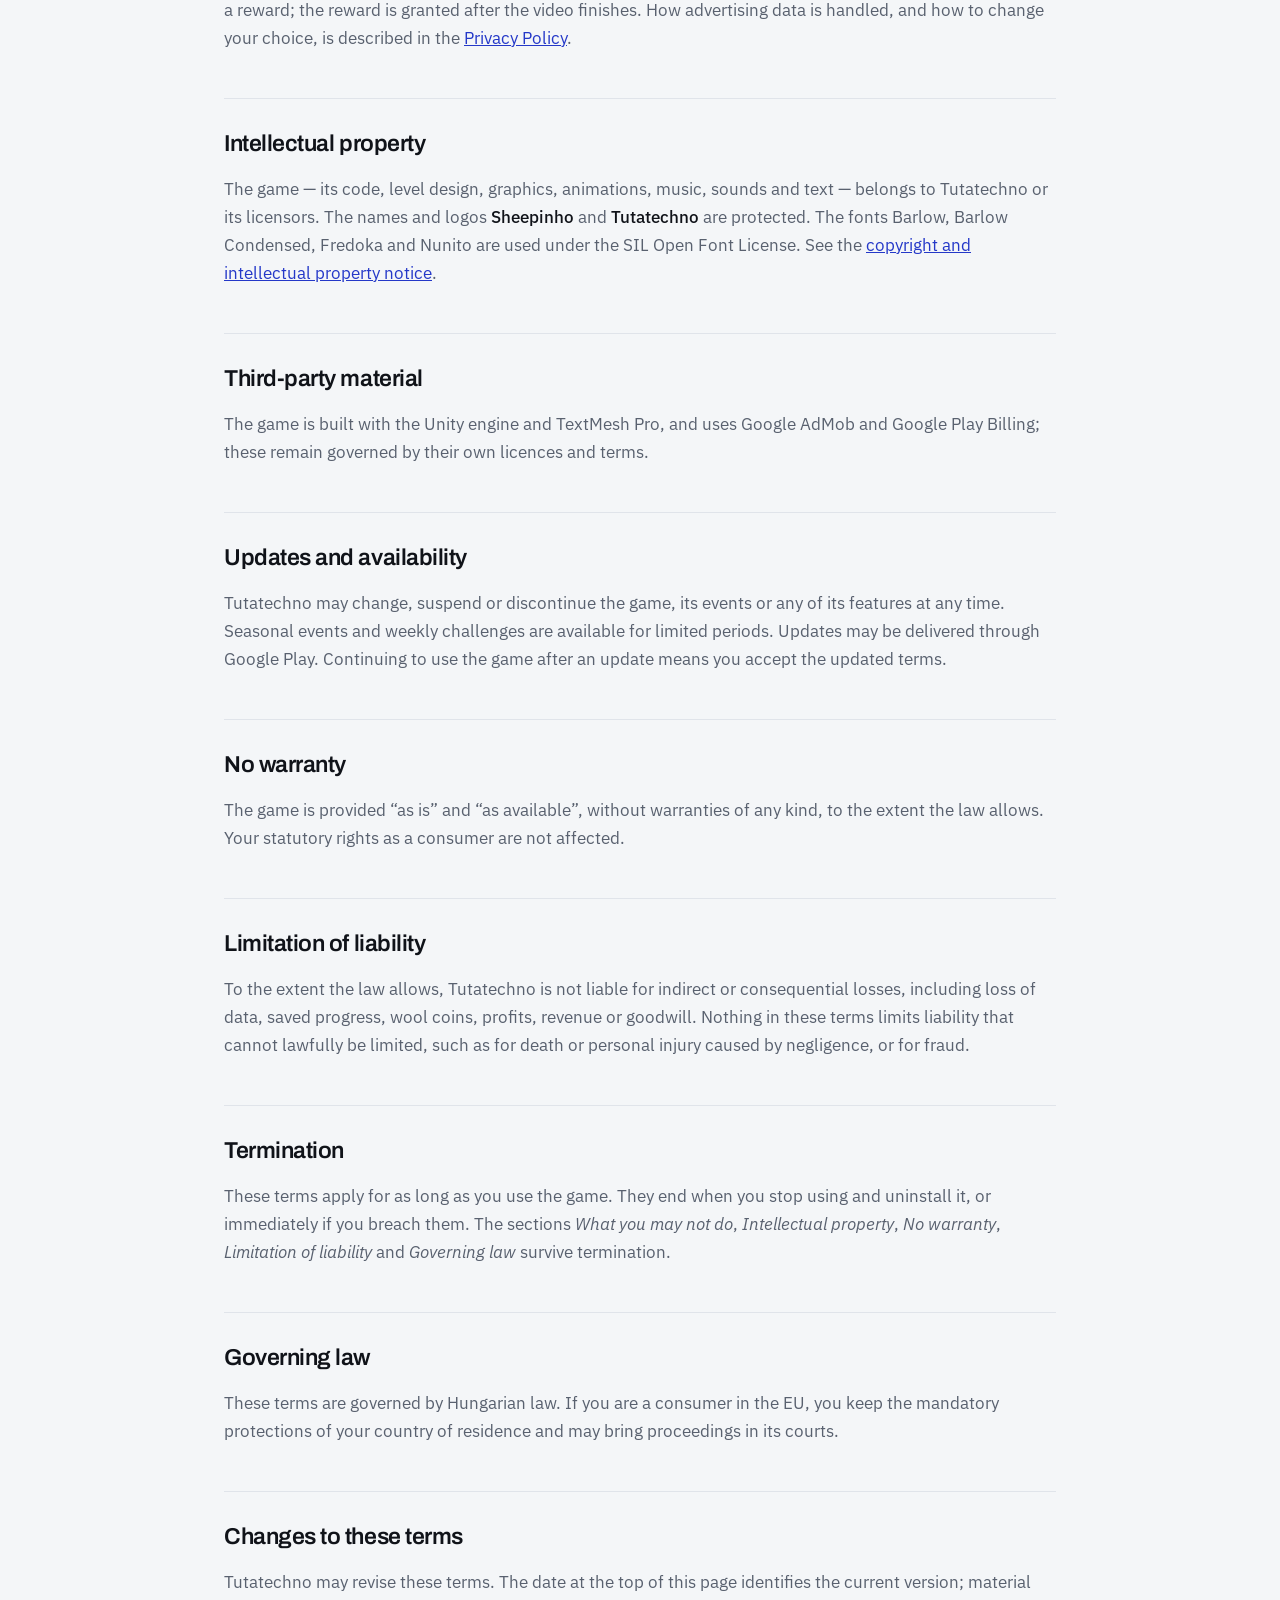
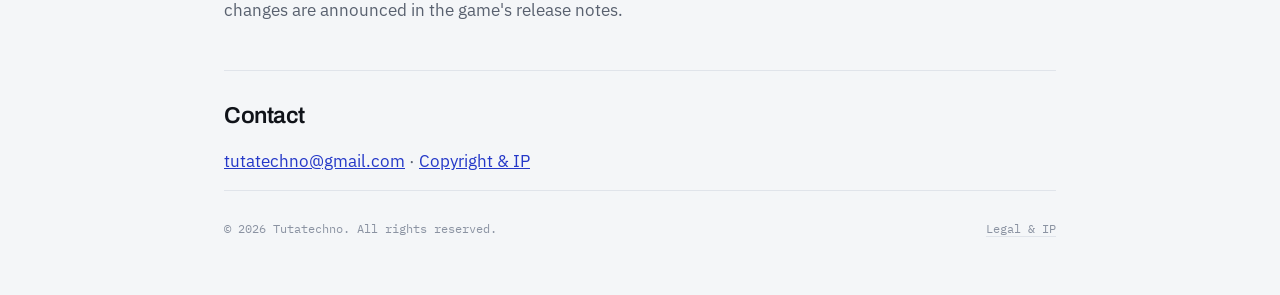
<file: terms/sheepinho.html>
<!DOCTYPE html>
<html lang="en">
<head>
<meta charset="utf-8">
<meta name="viewport" content="width=device-width, initial-scale=1">
<title>Sheepinho — Terms of Use</title>
<meta name="description" content="Terms of use for the Sheepinho Android game.">
<link rel="preconnect" href="https://fonts.googleapis.com">
<link rel="preconnect" href="https://fonts.gstatic.com" crossorigin>
<link href="https://fonts.googleapis.com/css2?family=Archivo:wght@600;800&family=IBM+Plex+Mono:wght@400;500&family=IBM+Plex+Sans:wght@400;500&display=swap" rel="stylesheet">
<link rel="stylesheet" href="/style.css">
</head>
<body>
<div class="wrap">
<header class="masthead doc">
  <p class="eyebrow"><a href="/">Tutatechno</a> · Terms of Use · 27 October 2026</p>
  <h1>Sheepinho — Terms of Use</h1>
</header>
<main class="doc-body">
<h2>These terms</h2>
<p>These Terms of Use govern your use of the Sheepinho mobile game. By installing or using the game
you accept them; if you do not, do not install or use it. The game is published by <strong>Tutatechno</strong>,
a sole trader registered in Hungary.</p>

<h2>Licence to use the game</h2>
<p>Tutatechno grants you a personal, non-exclusive, non-transferable, revocable licence to install and play
one copy of the game on devices you own or control, for private, non-commercial use. The game is licensed,
not sold.</p>

<h2>What you may not do</h2>
<p>You may not copy, redistribute, sell, rent or sublicense the game; modify, decompile or reverse engineer it;
extract its assets (code, levels, 3D models, textures, music, sounds or text); manipulate saved data, wool coins or
purchases; republish it or any part of it; or use it in any unlawful way. Reverse engineering is permitted only to the
limited extent Directive 2009/24/EC allows.</p>

<h2>Wool coins and in-game items</h2>
<p>The game uses a virtual currency, <strong>wool coins</strong>. You earn them by finishing levels, daily tasks, weekly
challenges and seasonal events, and you can buy wool packs. Wool coins unlock in-game items such as dog breeds, extra team slots, rams, ewes,
dog training and veterinary care. Wool coins and items are a limited licence to use game content: they have no monetary value, cannot be
exchanged for money, transferred or sold, and are not refunded except where the law or Google Play's refund policy requires it.
They are stored on your device only; clearing the game's storage or uninstalling removes them, and there is no account from which
they could be restored.</p>
<p>Gameplay effects of items (for example how rams and dogs fight predators) may be rebalanced in updates.</p>

<h2>Purchases</h2>
<p>Wool packs, special dog breeds and <em>No Ads</em> are sold through Google Play at the price shown in the store, including VAT. Payment, receipts and
refunds are handled by Google Play under its own terms. Digital content is delivered immediately after purchase; by confirming the
purchase you request immediate delivery and acknowledge that your 14-day right of withdrawal ends once delivery has begun
(Directive 2011/83/EU Art. 16(m)). This does not affect your rights if the content is faulty. <em>No Ads</em> removes the optional
reward videos for as long as the game is installed on that device.</p>

<h2>Advertising</h2>
<p>The game may offer optional rewarded videos served by Google AdMob. A video plays only when you choose a reward; the reward is
granted after the video finishes. How advertising data is handled, and how to change your choice, is described in the
<a href="/privacy/sheepinho.html">Privacy Policy</a>.</p>

<h2>Intellectual property</h2>
<p>The game &mdash; its code, level design, graphics, animations, music, sounds and text &mdash; belongs to
Tutatechno or its licensors. The names and logos <strong>Sheepinho</strong> and <strong>Tutatechno</strong>
are protected. The fonts Barlow, Barlow Condensed, Fredoka and Nunito are used under the SIL Open Font License. See the
<a href="/legal.html">copyright and intellectual property notice</a>.</p>

<h2>Third-party material</h2>
<p>The game is built with the Unity engine and TextMesh Pro, and uses Google AdMob and Google Play Billing; these remain governed
by their own licences and terms.</p>

<h2>Updates and availability</h2>
<p>Tutatechno may change, suspend or discontinue the game, its events or any of its features at any time. Seasonal events and
weekly challenges are available for limited periods. Updates may be delivered through Google Play. Continuing to use the game
after an update means you accept the updated terms.</p>

<h2>No warranty</h2>
<p>The game is provided &ldquo;as is&rdquo; and &ldquo;as available&rdquo;, without warranties of any kind, to the
extent the law allows. Your statutory rights as a consumer are not affected.</p>

<h2>Limitation of liability</h2>
<p>To the extent the law allows, Tutatechno is not liable for indirect or consequential losses, including loss
of data, saved progress, wool coins, profits, revenue or goodwill. Nothing in these terms limits liability that cannot
lawfully be limited, such as for death or personal injury caused by negligence, or for fraud.</p>

<h2>Termination</h2>
<p>These terms apply for as long as you use the game. They end when you stop using and uninstall it, or
immediately if you breach them. The sections <em>What you may not do</em>, <em>Intellectual property</em>,
<em>No warranty</em>, <em>Limitation of liability</em> and <em>Governing law</em> survive termination.</p>

<h2>Governing law</h2>
<p>These terms are governed by Hungarian law. If you are a consumer in the EU, you keep the mandatory
protections of your country of residence and may bring proceedings in its courts.</p>

<h2>Changes to these terms</h2>
<p>Tutatechno may revise these terms. The date at the top of this page identifies the current version;
material changes are announced in the game's release notes.</p>

<h2>Contact</h2>
<p><a href="mailto:tutatechno@gmail.com">tutatechno@gmail.com</a> &middot; <a href="/legal.html">Copyright &amp; IP</a></p>
</main>
<footer>
  <span>&copy; 2026 Tutatechno. All rights reserved.</span>
  <span><a href="/legal.html">Legal &amp; IP</a></span>
</footer>
</div>
</body>
</html>
</file>
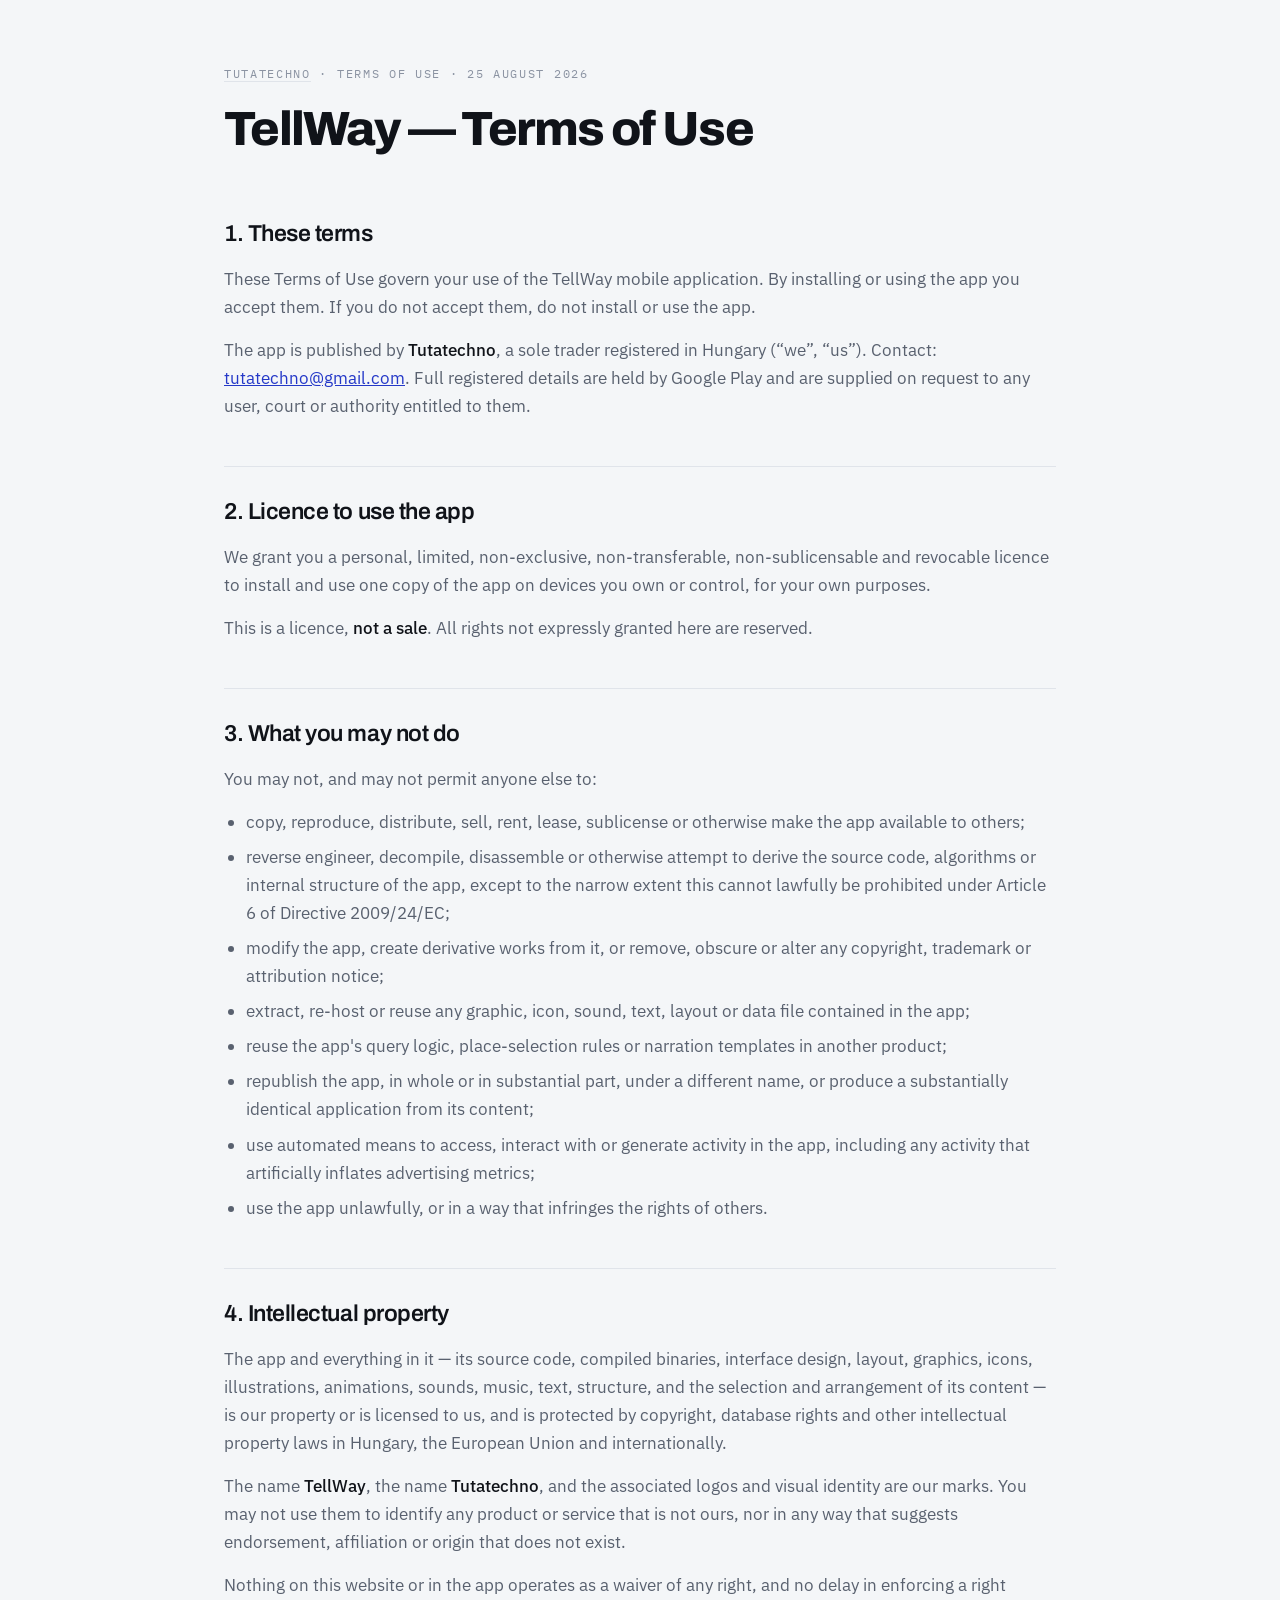
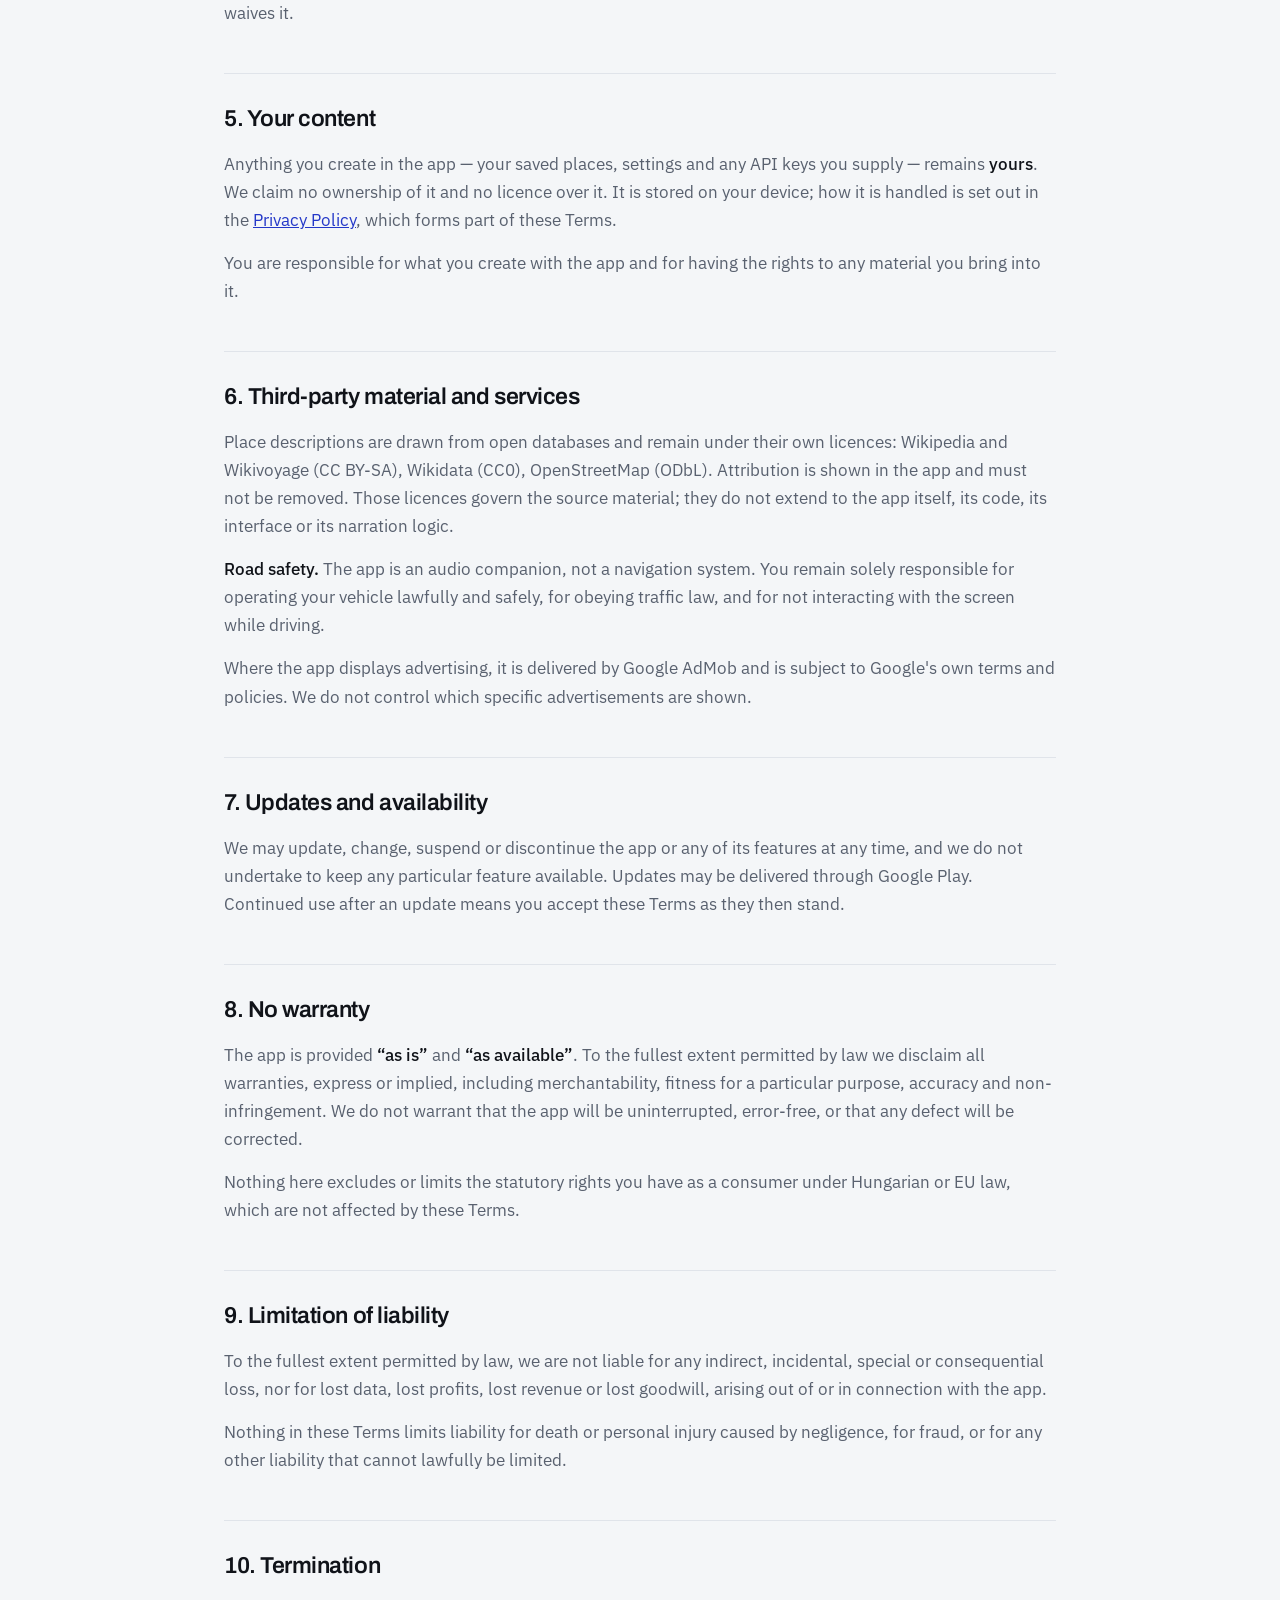
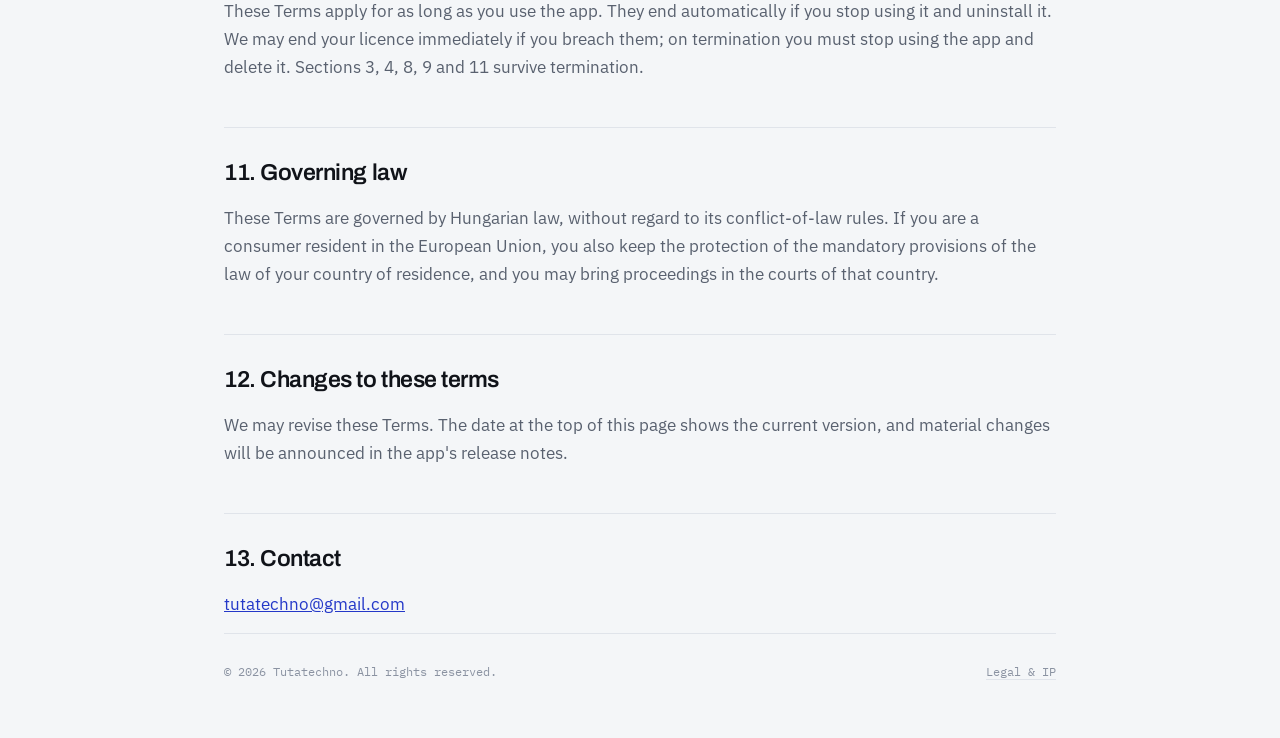
<file: terms/tellway.html>
<!DOCTYPE html>
<html lang="en">
<head>
<meta charset="utf-8">
<meta name="viewport" content="width=device-width, initial-scale=1">
<title>TellWay — Terms of Use</title>
<meta name="description" content="Terms of Use for the TellWay Android app.">
<link rel="preconnect" href="https://fonts.googleapis.com">
<link rel="preconnect" href="https://fonts.gstatic.com" crossorigin>
<link href="https://fonts.googleapis.com/css2?family=Archivo:wght@600;800&family=IBM+Plex+Mono:wght@400;500&family=IBM+Plex+Sans:wght@400;500&display=swap" rel="stylesheet">
<link rel="stylesheet" href="/style.css">
</head>
<body>
<div class="wrap">
<header class="masthead doc">
  <p class="eyebrow"><a href="/">Tutatechno</a> · Terms of Use · 25 August 2026</p>
  <h1>TellWay — Terms of Use</h1>
</header>
<main class="doc-body">
<h2>1. These terms</h2>
<p>These Terms of Use govern your use of the TellWay mobile application. By installing or using
the app you accept them. If you do not accept them, do not install or use the app.</p>
<p>The app is published by <strong>Tutatechno</strong>, a sole trader registered in Hungary
(&ldquo;we&rdquo;, &ldquo;us&rdquo;). Contact: <a href="mailto:tutatechno@gmail.com">tutatechno@gmail.com</a>.
Full registered details are held by Google Play and are supplied on request to any user, court or
authority entitled to them.</p>

<h2>2. Licence to use the app</h2>
<p>We grant you a personal, limited, non-exclusive, non-transferable, non-sublicensable and revocable
licence to install and use one copy of the app on devices you own or control, for your own
purposes.</p>
<p>This is a licence, <strong>not a sale</strong>. All rights not expressly granted here are reserved.</p>

<h2>3. What you may not do</h2>
<p>You may not, and may not permit anyone else to:</p>
<ul>
  <li>copy, reproduce, distribute, sell, rent, lease, sublicense or otherwise make the app available to others;</li>
  <li>reverse engineer, decompile, disassemble or otherwise attempt to derive the source code, algorithms or internal structure of the app, except to the narrow extent this cannot lawfully be prohibited under Article 6 of Directive 2009/24/EC;</li>
  <li>modify the app, create derivative works from it, or remove, obscure or alter any copyright, trademark or attribution notice;</li>
  <li>extract, re-host or reuse any graphic, icon, sound, text, layout or data file contained in the app;</li>
  <li>reuse the app's query logic, place-selection rules or narration templates in another product;</li>
  <li>republish the app, in whole or in substantial part, under a different name, or produce a substantially identical application from its content;</li>
  <li>use automated means to access, interact with or generate activity in the app, including any activity that artificially inflates advertising metrics;</li>
  <li>use the app unlawfully, or in a way that infringes the rights of others.</li>
</ul>

<h2>4. Intellectual property</h2>
<p>The app and everything in it &mdash; its source code, compiled binaries, interface design, layout,
graphics, icons, illustrations, animations, sounds, music, text, structure, and the selection and
arrangement of its content &mdash; is our property or is licensed to us, and is protected by copyright,
database rights and other intellectual property laws in Hungary, the European Union and
internationally.</p>
<p>The name <strong>TellWay</strong>, the name <strong>Tutatechno</strong>, and the associated
logos and visual identity are our marks. You may not use them to identify any product or service that
is not ours, nor in any way that suggests endorsement, affiliation or origin that does not exist.</p>
<p>Nothing on this website or in the app operates as a waiver of any right, and no delay in enforcing
a right waives it.</p>

<h2>5. Your content</h2>
<p>Anything you create in the app &mdash; your saved places, settings and any API keys you supply &mdash; remains <strong>yours</strong>. We
claim no ownership of it and no licence over it. It is stored on your device; how it is handled is set
out in the <a href="/privacy/tellway.html">Privacy Policy</a>, which forms part of these Terms.</p>
<p>You are responsible for what you create with the app and for having the rights to any material you
bring into it.</p>

<h2>6. Third-party material and services</h2>
<p>Place descriptions are drawn from open databases and remain under their own
licences: Wikipedia and Wikivoyage (CC BY-SA), Wikidata (CC0), OpenStreetMap (ODbL). Attribution is
shown in the app and must not be removed. Those licences govern the source material; they do not
extend to the app itself, its code, its interface or its narration logic.</p>
<p><strong>Road safety.</strong> The app is an audio companion, not a navigation system. You remain
solely responsible for operating your vehicle lawfully and safely, for obeying traffic law, and for
not interacting with the screen while driving.</p>
<p>Where the app displays advertising, it is delivered by Google AdMob and is subject to Google's own
terms and policies. We do not control which specific advertisements are shown.</p>

<h2>7. Updates and availability</h2>
<p>We may update, change, suspend or discontinue the app or any of its features at any time, and we do
not undertake to keep any particular feature available. Updates may be delivered through Google Play.
Continued use after an update means you accept these Terms as they then stand.</p>

<h2>8. No warranty</h2>
<p>The app is provided <strong>&ldquo;as is&rdquo;</strong> and <strong>&ldquo;as available&rdquo;</strong>.
To the fullest extent permitted by law we disclaim all warranties, express or implied, including
merchantability, fitness for a particular purpose, accuracy and non-infringement. We do not warrant that
the app will be uninterrupted, error-free, or that any defect will be corrected.</p>
<p>Nothing here excludes or limits the statutory rights you have as a consumer under Hungarian or EU law,
which are not affected by these Terms.</p>

<h2>9. Limitation of liability</h2>
<p>To the fullest extent permitted by law, we are not liable for any indirect, incidental, special or
consequential loss, nor for lost data, lost profits, lost revenue or lost goodwill, arising out of or
in connection with the app.</p>
<p>Nothing in these Terms limits liability for death or personal injury caused by negligence, for fraud,
or for any other liability that cannot lawfully be limited.</p>

<h2>10. Termination</h2>
<p>These Terms apply for as long as you use the app. They end automatically if you stop using it and
uninstall it. We may end your licence immediately if you breach them; on termination you must stop
using the app and delete it. Sections 3, 4, 8, 9 and 11 survive termination.</p>

<h2>11. Governing law</h2>
<p>These Terms are governed by Hungarian law, without regard to its conflict-of-law rules. If you are a
consumer resident in the European Union, you also keep the protection of the mandatory provisions of the
law of your country of residence, and you may bring proceedings in the courts of that country.</p>

<h2>12. Changes to these terms</h2>
<p>We may revise these Terms. The date at the top of this page shows the current version, and material
changes will be announced in the app's release notes.</p>

<h2>13. Contact</h2>
<p><a href="mailto:tutatechno@gmail.com">tutatechno@gmail.com</a></p>
</main>
<footer>
  <span>&copy; 2026 Tutatechno. All rights reserved.</span>
  <span><a href="/legal.html">Legal &amp; IP</a></span>
</footer>
</div>
</body>
</html>
</file>
<file: style.css>
/* Tutatechno — shared styles for the hub and the privacy pages. */

:root{
  --paper:#F4F6F8;
  --card:#FFFFFF;
  --ink:#101319;
  --ink2:#59616F;
  --ink3:#8B93A2;
  --line:#E0E4EA;
  --accent:#2438C8;
  --signal:#0E6F57;
  --amber:#9A5B00;
  --display:"Archivo",system-ui,sans-serif;
  --body:"IBM Plex Sans",system-ui,sans-serif;
  --mono:"IBM Plex Mono",ui-monospace,monospace;
}
@media (prefers-color-scheme:dark){
  :root{
    --paper:#0D0F14; --card:#151921; --ink:#EDEFF3; --ink2:#A0A8B6; --ink3:#6E7787;
    --line:#252B36; --accent:#8C9BFF; --signal:#4FC7A3; --amber:#E2A44F;
  }
}

*{box-sizing:border-box}
html{-webkit-text-size-adjust:100%}
body{
  margin:0;background:var(--paper);color:var(--ink);
  font-family:var(--body);font-size:17px;line-height:1.65;
  -webkit-font-smoothing:antialiased;
}
.wrap{max-width:880px;margin:0 auto;padding:0 24px}
a{color:var(--accent)}
a:focus-visible{outline:2px solid var(--accent);outline-offset:3px;border-radius:2px}
code{font-family:var(--mono);font-size:.86em;background:var(--card);
  border:1px solid var(--line);border-radius:5px;padding:1px 6px}
strong{font-weight:500;color:var(--ink)}

/* ---------- masthead ---------- */
.masthead{padding:64px 0 44px}
.eyebrow{
  font-family:var(--mono);font-size:12px;letter-spacing:.14em;text-transform:uppercase;
  color:var(--ink3);margin:0 0 22px;
}
.eyebrow a{color:inherit;text-decoration:none;border-bottom:1px solid var(--line)}
.eyebrow a:hover{color:var(--ink2)}
h1{
  font-family:var(--display);font-weight:800;font-size:clamp(40px,8vw,72px);
  letter-spacing:-.035em;line-height:.98;margin:0 0 18px;
}
.masthead.doc h1{font-size:clamp(32px,6vw,48px)}
.tagline{font-family:var(--mono);font-size:13.5px;letter-spacing:.06em;color:var(--ink3);margin:0}
.legal-lead{color:var(--ink2);margin:0;max-width:64ch}
.sep{color:var(--ink3);padding:0 9px}

/* ---------- bands ---------- */
.band{border-top:1px solid var(--line);padding:44px 0}
.band-label{
  font-family:var(--mono);font-size:12px;letter-spacing:.14em;text-transform:uppercase;
  color:var(--ink3);margin:0 0 24px;
}

/* ---------- app cards (hub) ---------- */
.apps{display:grid;gap:14px;margin:0;padding:0;list-style:none}
.app{background:var(--card);border:1px solid var(--line);border-radius:14px;padding:22px 24px}
.app-top{display:flex;align-items:baseline;gap:12px;flex-wrap:wrap;margin-bottom:6px}
.app-name{font-family:var(--display);font-weight:600;font-size:21px;letter-spacing:-.015em}
.status{
  font-family:var(--mono);font-size:11px;letter-spacing:.08em;text-transform:uppercase;
  padding:3px 8px;border-radius:5px;border:1px solid var(--line);color:var(--ink3);
}
.status.dev{color:var(--amber);border-color:color-mix(in srgb,var(--amber) 35%,transparent)}
.app-desc{color:var(--ink2);margin:0 0 14px;font-size:16px}
.app-links{font-family:var(--mono);font-size:12.5px;margin:0}
.app-links a{text-decoration:none;border-bottom:1px solid color-mix(in srgb,var(--accent) 35%,transparent)}
.app-links a:hover{border-bottom-color:var(--accent)}


/* ---------- record / definition rows ---------- */
.record{background:var(--card);border:1px solid var(--line);border-radius:14px;padding:6px 24px}
dl{margin:0}
.row{display:flex;gap:18px;padding:13px 0;border-bottom:1px solid var(--line);flex-wrap:wrap}
.row:last-child{border-bottom:0}
.row dt{
  font-family:var(--mono);font-size:11.5px;letter-spacing:.09em;text-transform:uppercase;
  color:var(--ink3);flex:0 0 152px;padding-top:3px;margin:0;
}
.row dd{margin:0;flex:1 1 240px}
.fineprint{font-size:14px;color:var(--ink3);margin:16px 0 18px;max-width:62ch}

/* ---------- policy document ---------- */
.doc-body h2{
  font-family:var(--display);font-weight:600;font-size:23px;letter-spacing:-.02em;
  margin:46px 0 12px;padding-top:26px;border-top:1px solid var(--line);
}
.doc-body h2:first-of-type{border-top:0;padding-top:0;margin-top:0}
.doc-body p{margin:0 0 15px;color:var(--ink2)}
.doc-body ul{margin:0 0 15px;padding-left:22px;color:var(--ink2)}
.doc-body li{margin-bottom:7px}
table{width:100%;border-collapse:collapse;margin:6px 0 20px;font-size:15.5px}
th,td{text-align:left;padding:11px 12px;border-bottom:1px solid var(--line);vertical-align:top;color:var(--ink2)}
th{
  font-family:var(--mono);font-size:11.5px;letter-spacing:.09em;text-transform:uppercase;
  color:var(--ink3);font-weight:400;
}

footer{
  border-top:1px solid var(--line);margin-top:12px;padding:28px 0 56px;
  font-family:var(--mono);font-size:12px;color:var(--ink3);
  display:flex;justify-content:space-between;gap:16px;flex-wrap:wrap;
}
footer a{color:inherit;text-decoration:none;border-bottom:1px solid var(--line)}
footer a:hover{color:var(--ink2)}

/* ---------- entrance ---------- */
@media (prefers-reduced-motion:no-preference){
  .fade{animation:rise .5s cubic-bezier(.2,.7,.3,1) backwards}
  .fade:nth-child(1){animation-delay:.02s}
  .fade:nth-child(2){animation-delay:.08s}
  .fade:nth-child(3){animation-delay:.14s}
  @keyframes rise{from{opacity:0;transform:translateY(8px)}to{opacity:1;transform:none}}
}
</file>
